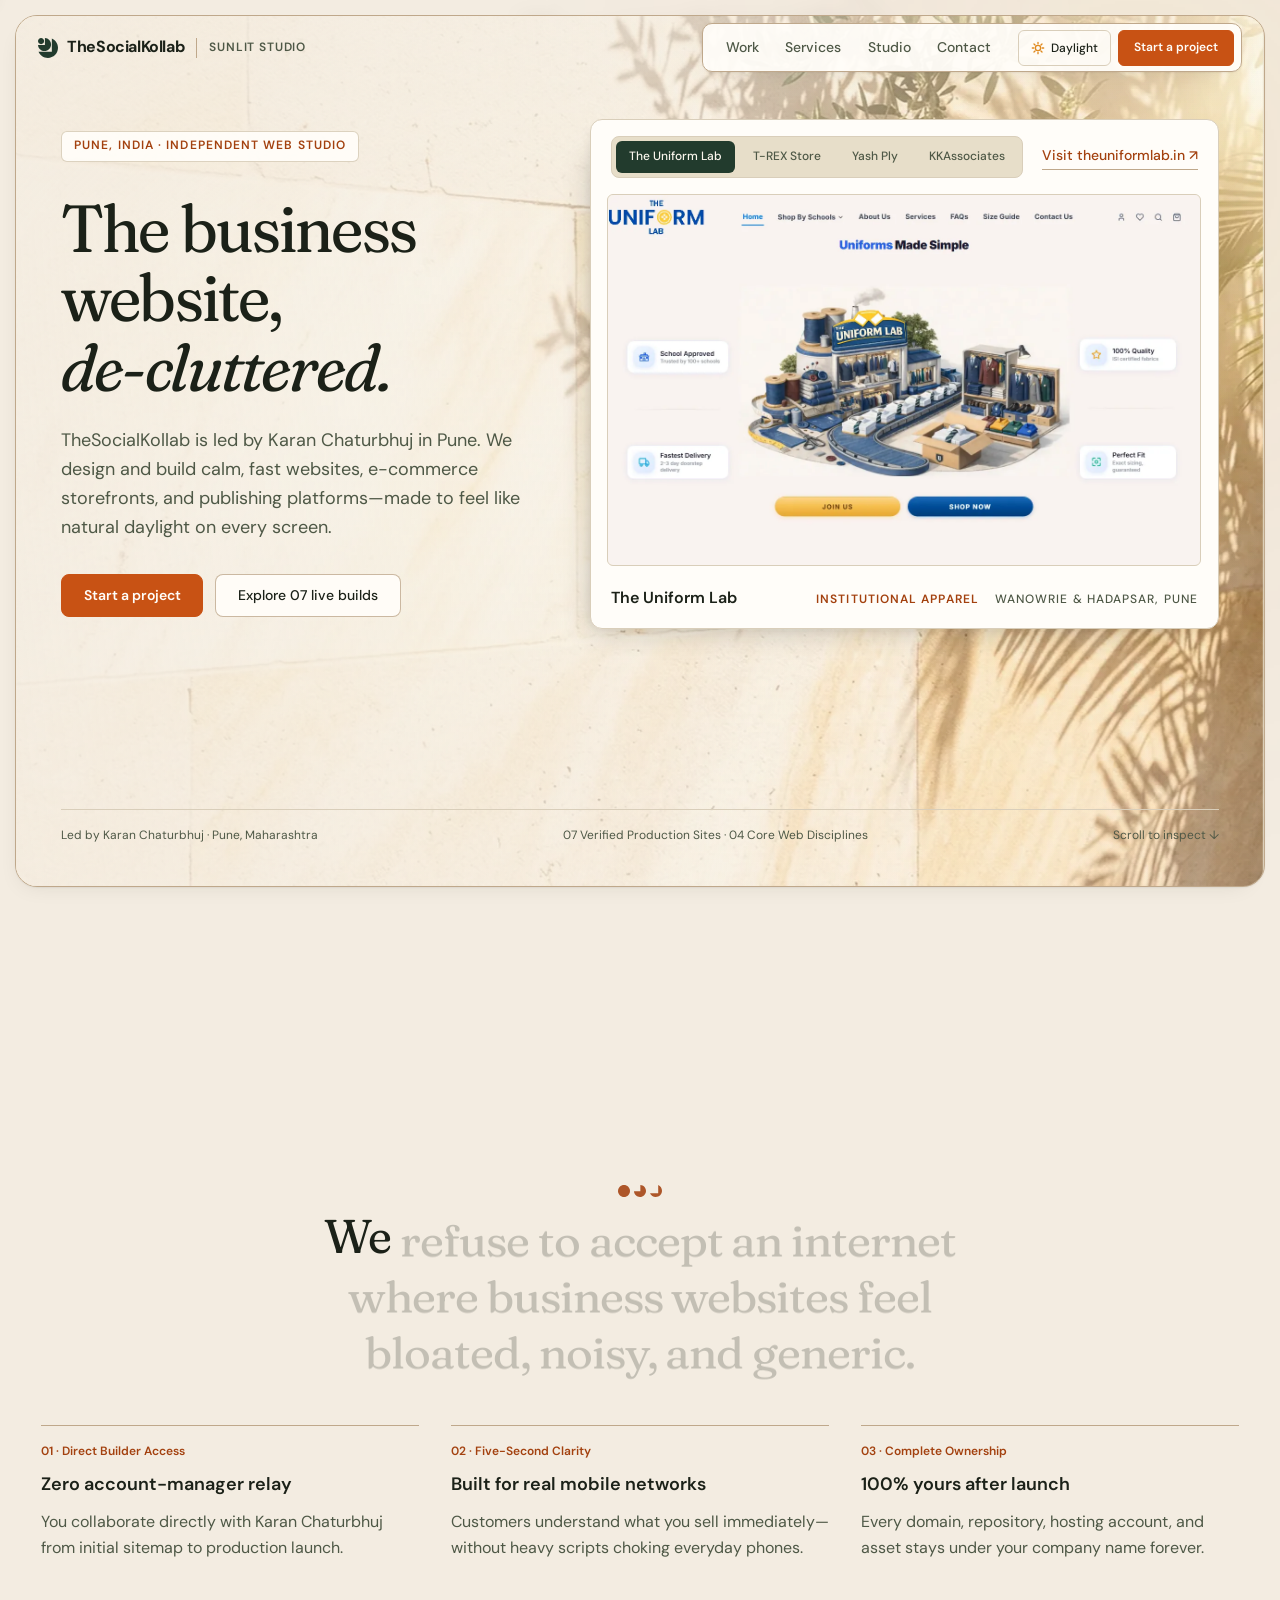
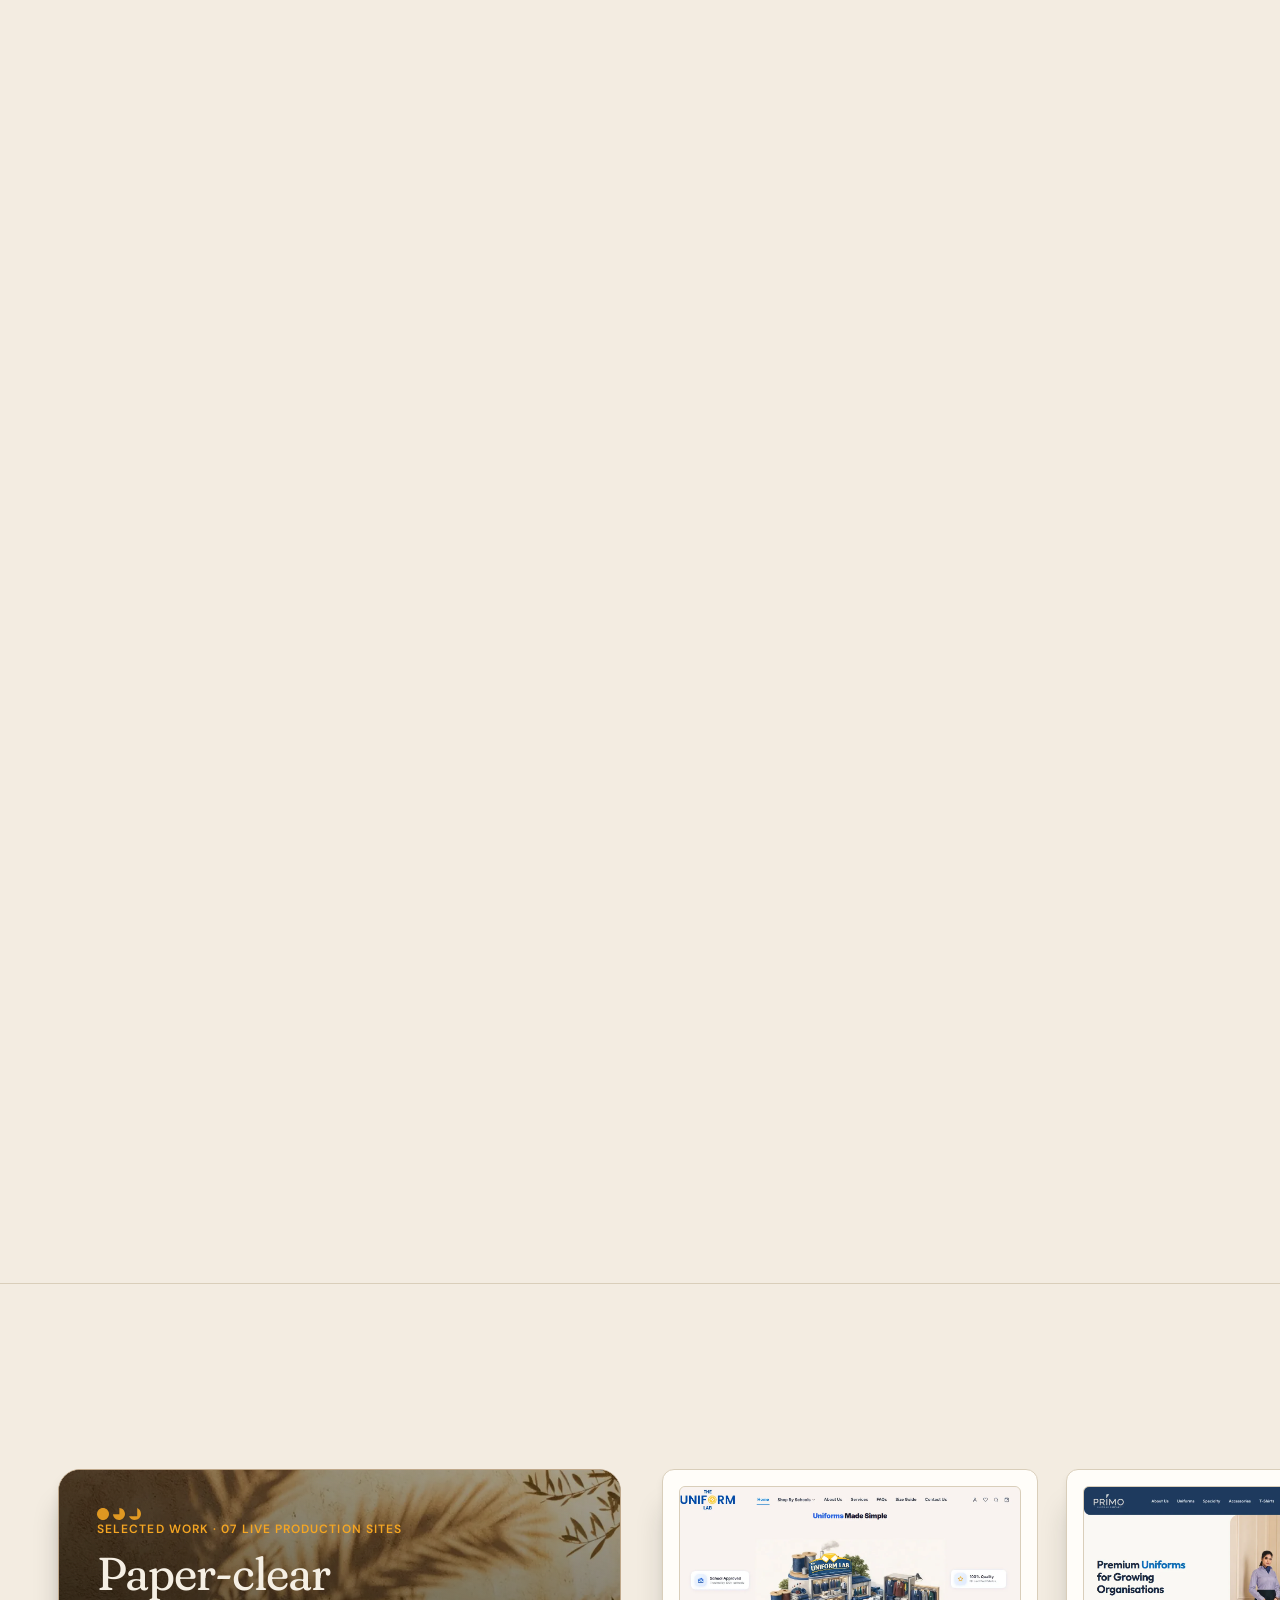
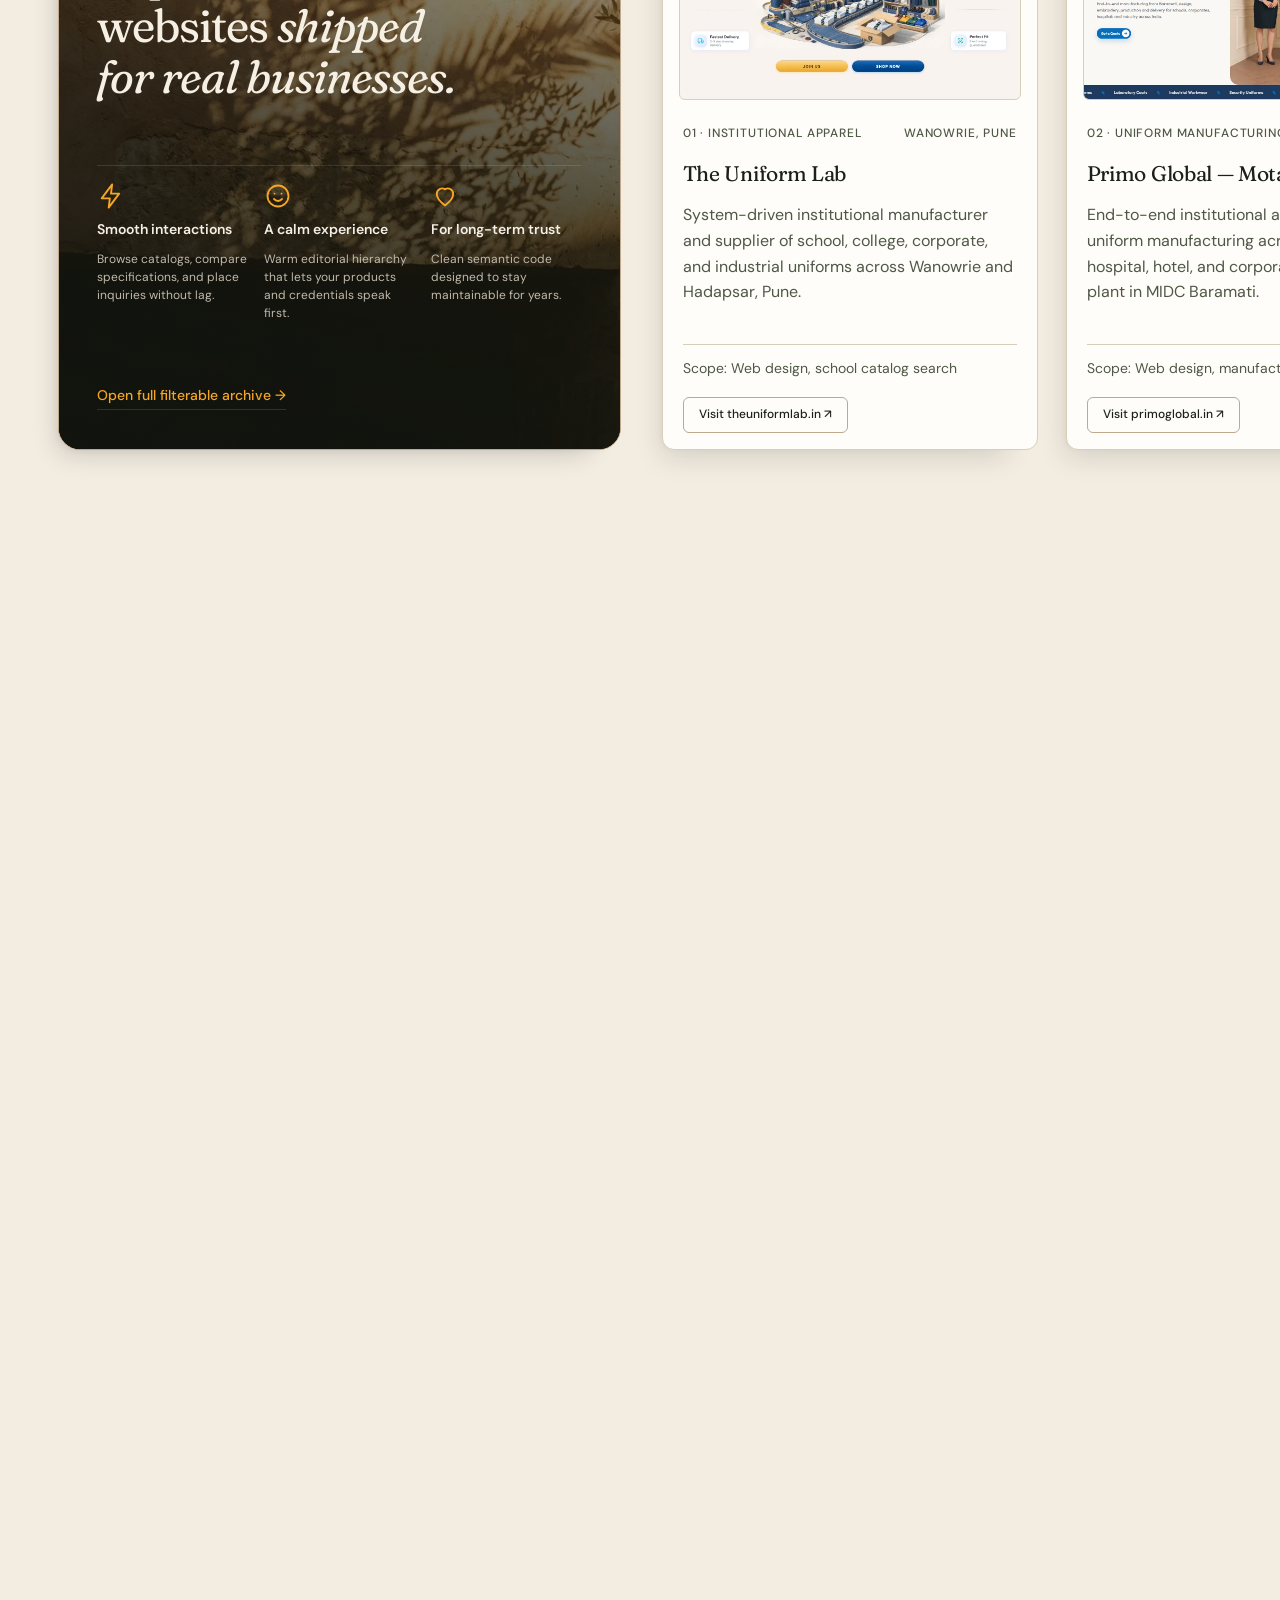
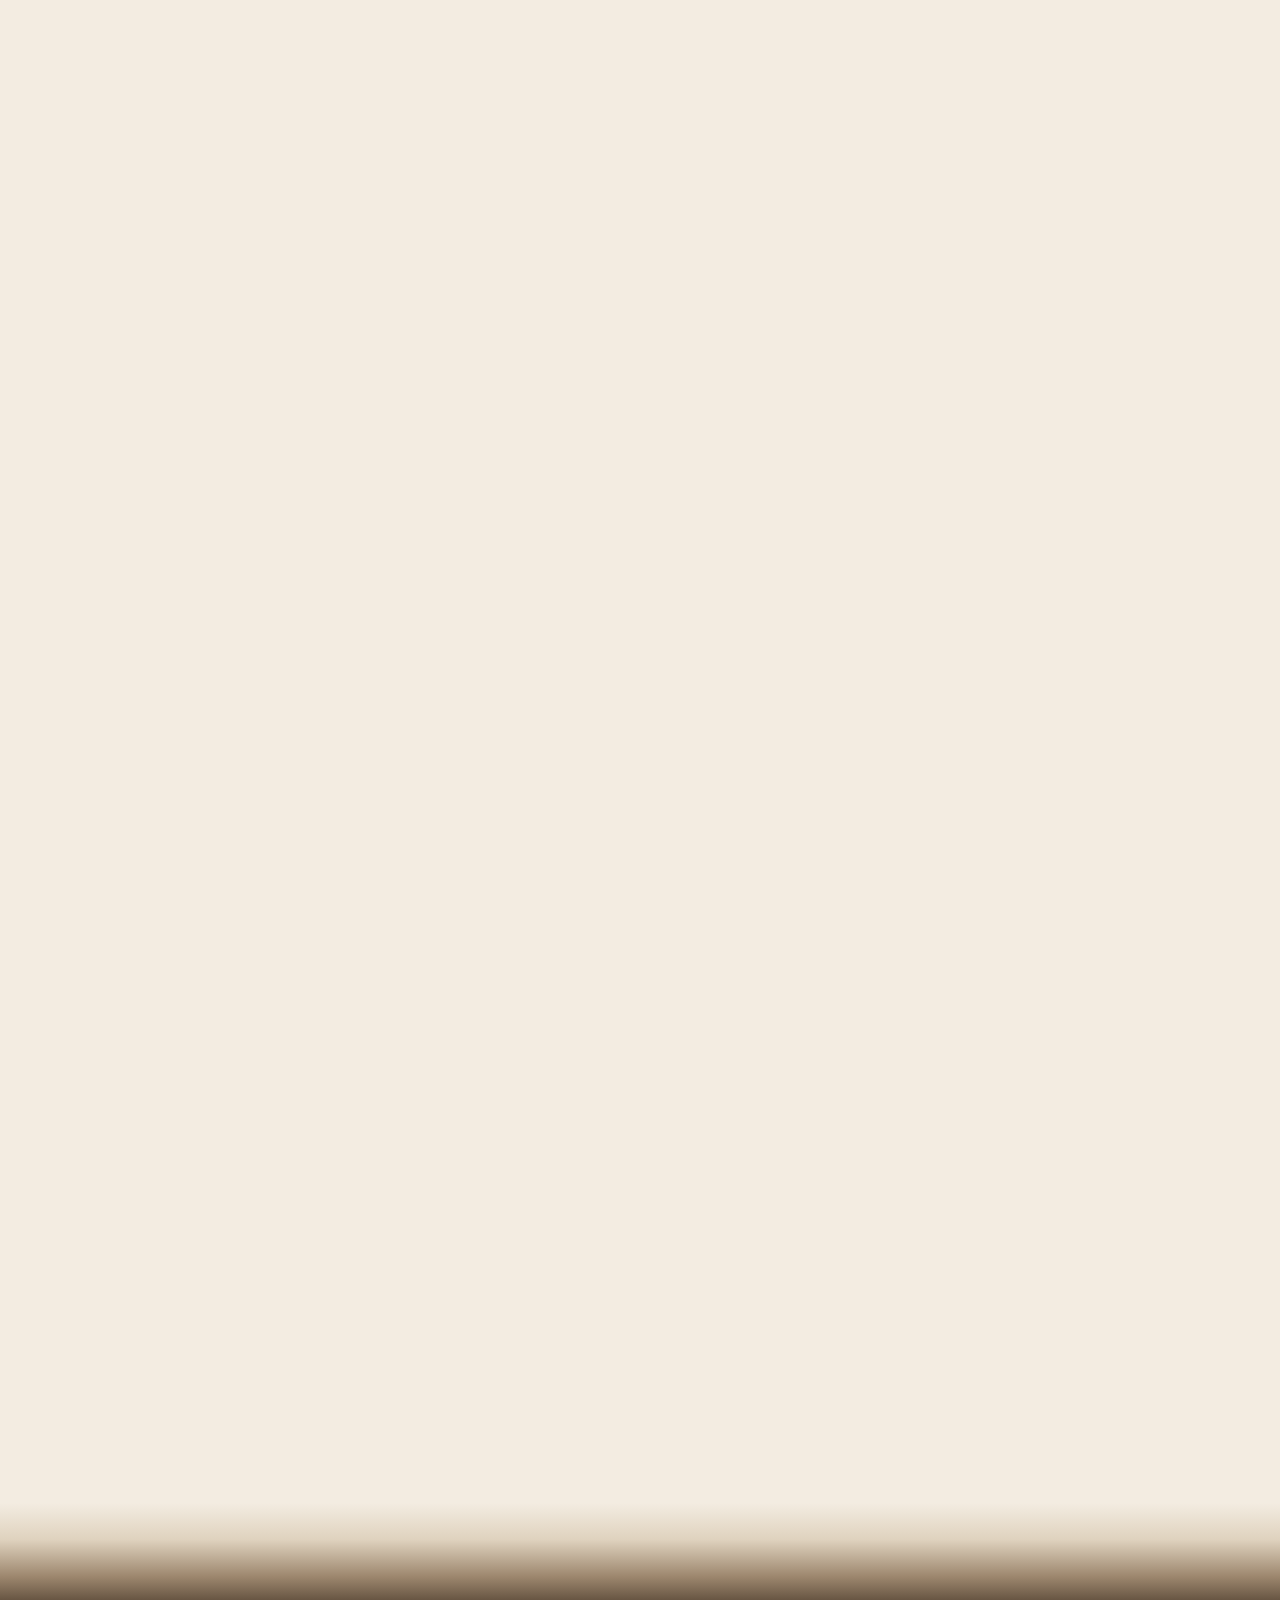
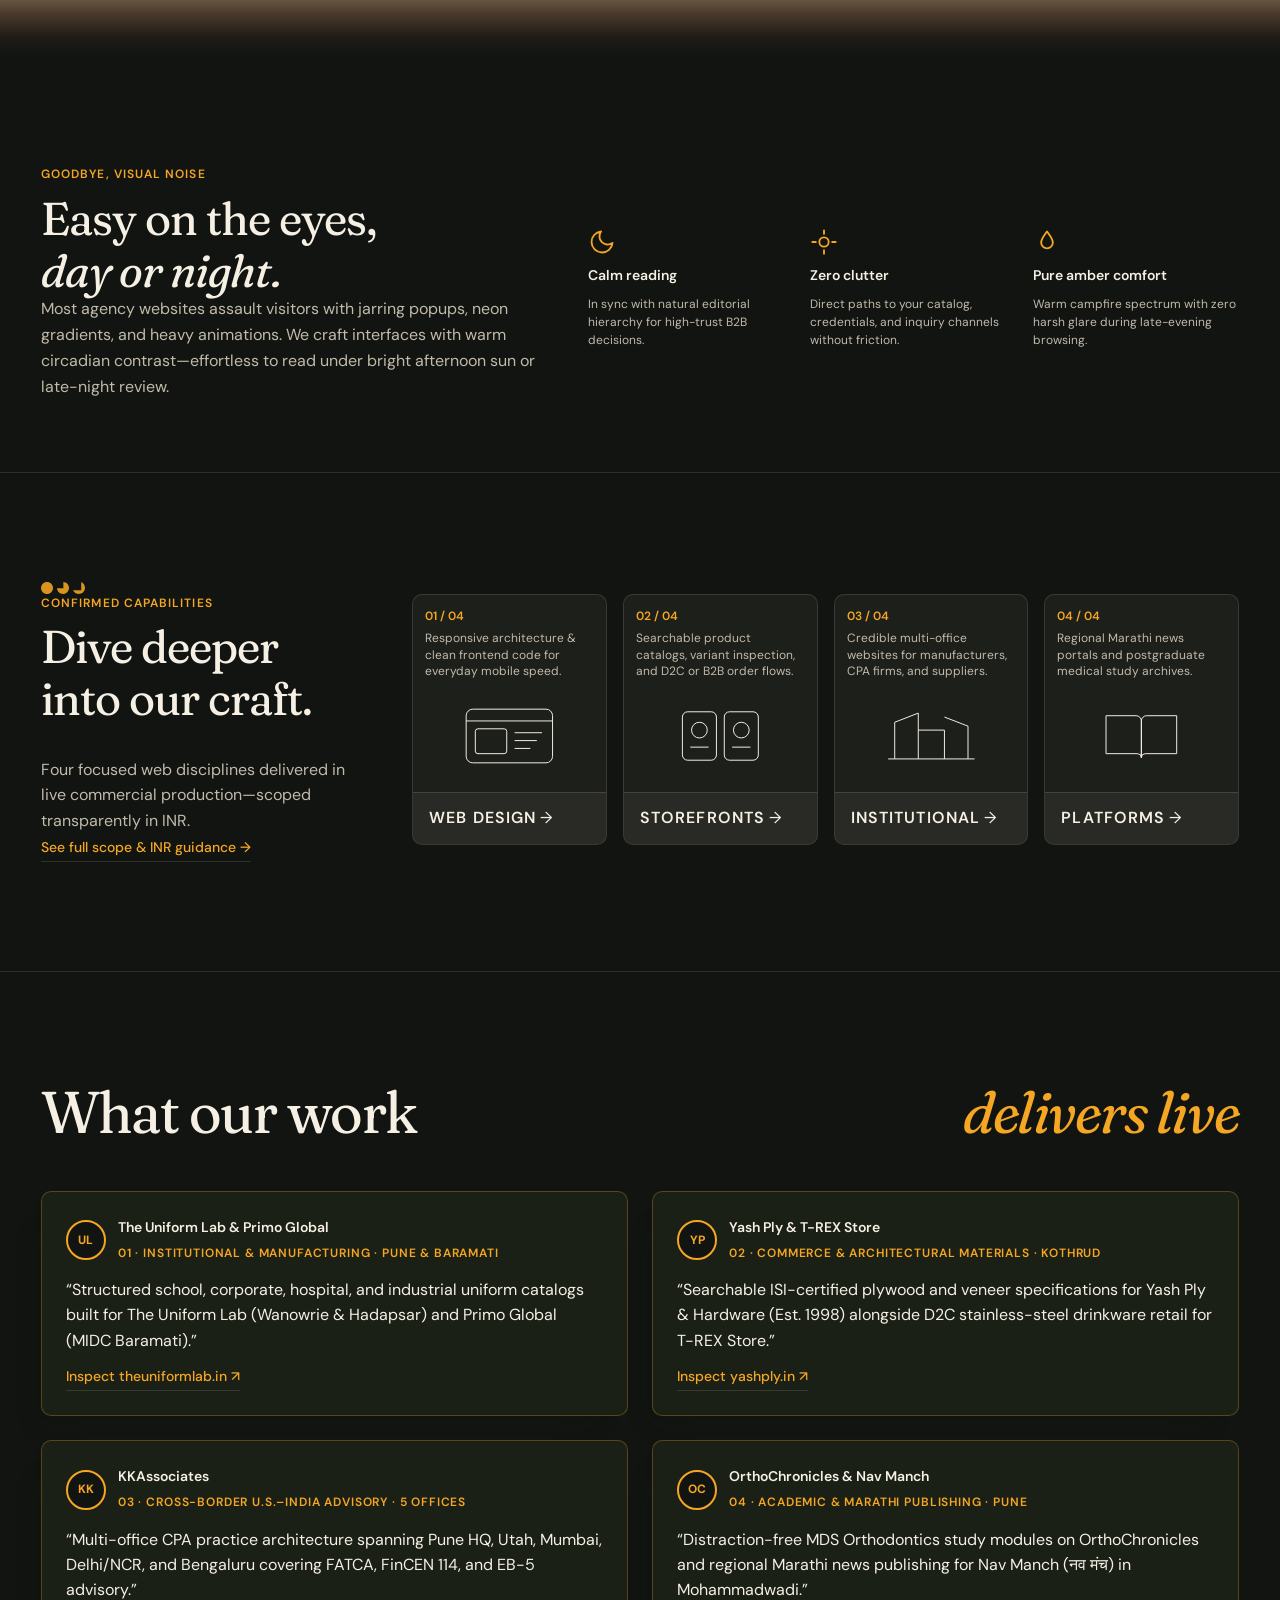
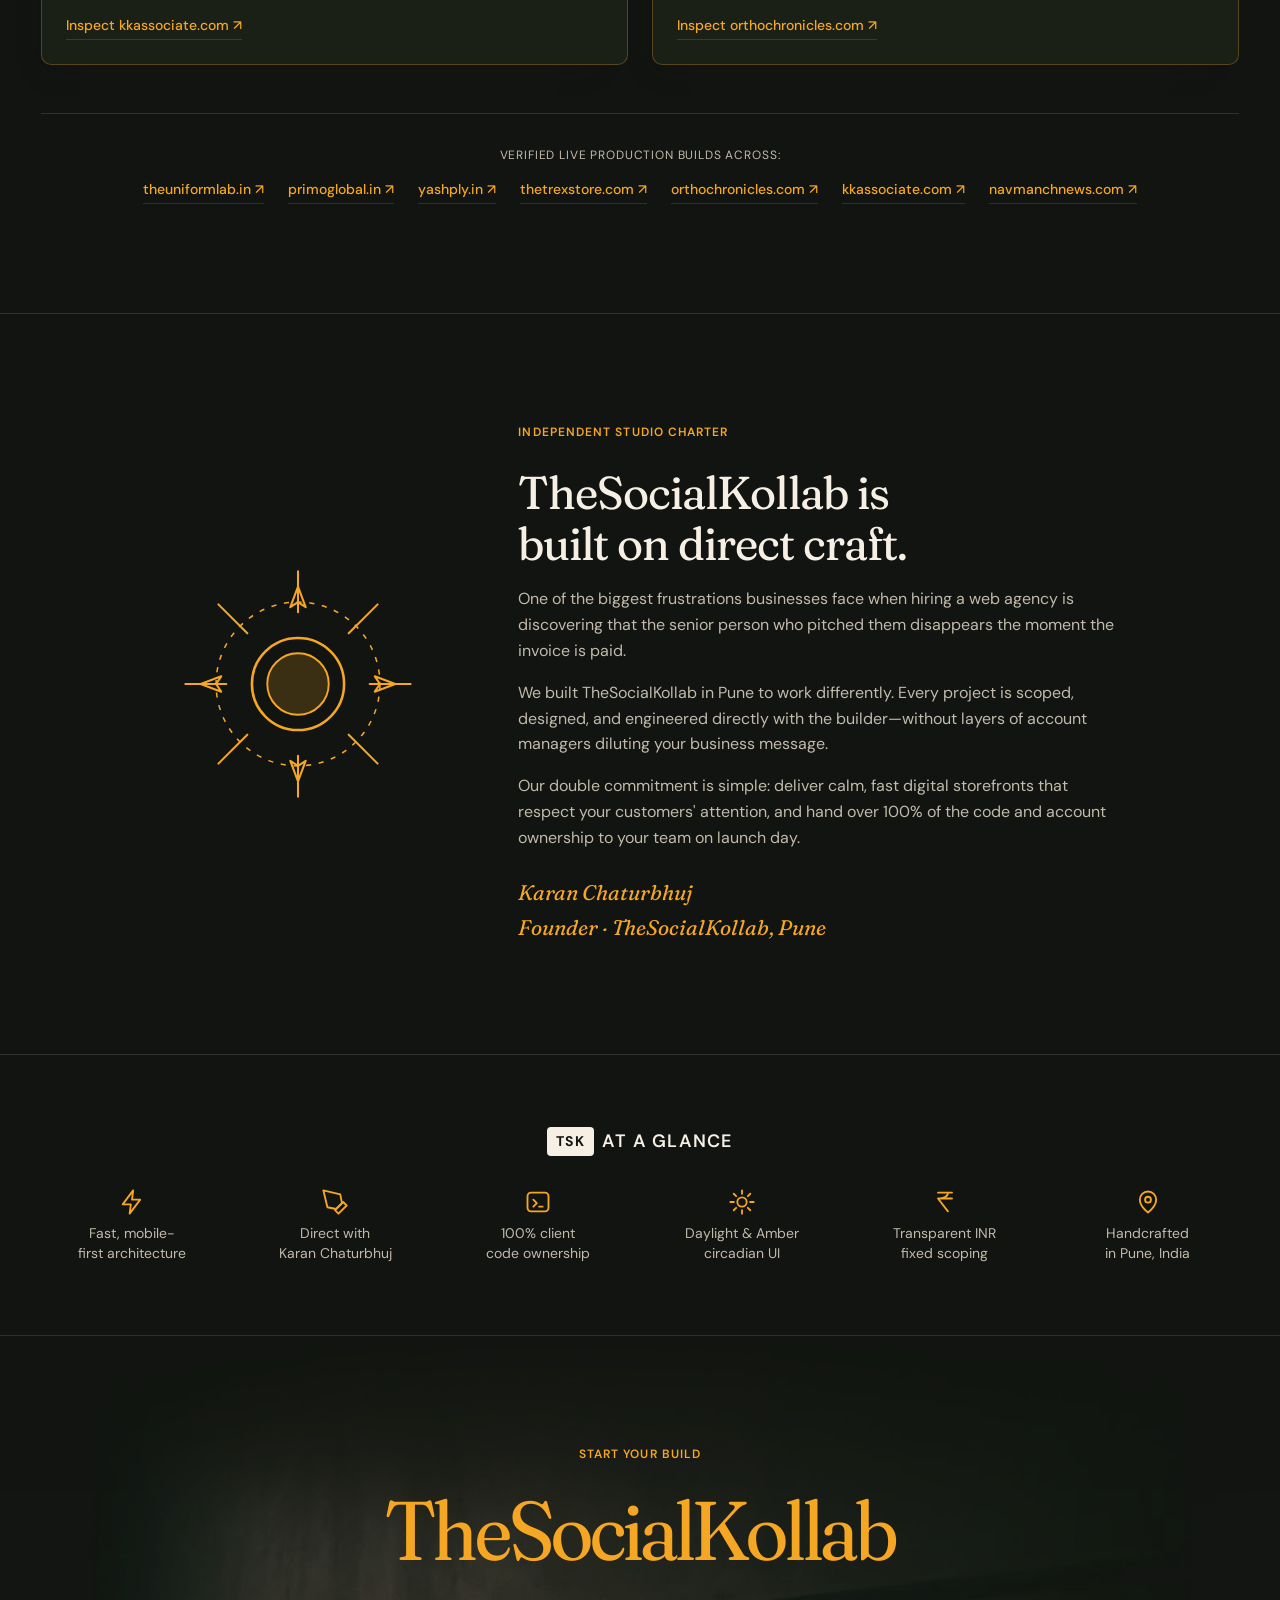
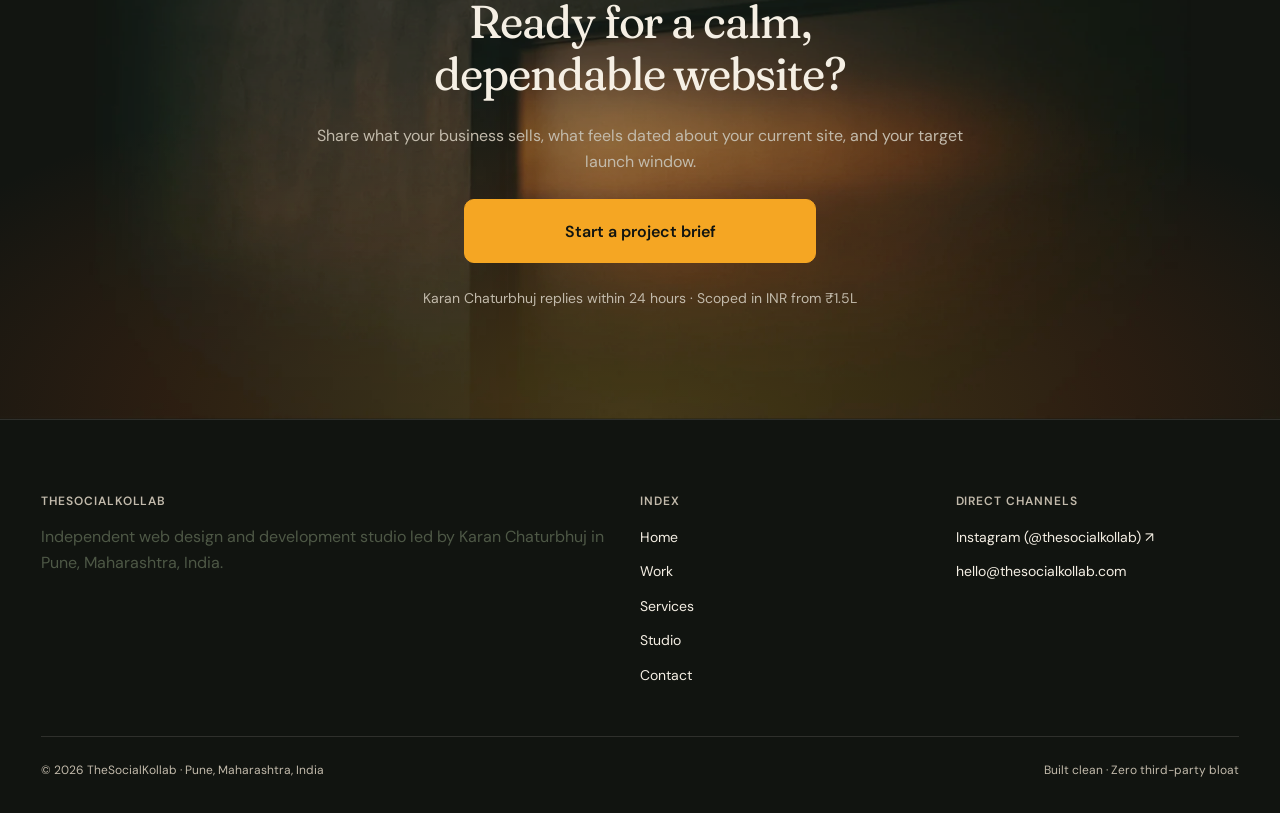
<file: index.html>
<!DOCTYPE html>
<html lang="en">
<head>
  <meta charset="UTF-8">
  <meta name="viewport" content="width=device-width, initial-scale=1.0">
  <link rel="preconnect" href="https://fonts.googleapis.com">
  <link rel="preconnect" href="https://fonts.gstatic.com" crossorigin>
  <title>TheSocialKollab | Web Design &amp; Digital Storefronts — Pune</title>
  <meta name="description" content="TheSocialKollab is an independent web design and development studio led by Karan Chaturbhuj in Pune, India. Building websites, e-commerce storefronts, and platforms for real businesses.">
  <link rel="canonical" href="https://thesocialkollab.com/">
  <meta name="referrer" content="strict-origin-when-cross-origin">
  <meta name="theme-color" content="#F3ECE1">
  <script src="scripts/theme-init.js?v=5"></script>
  <meta property="og:site_name" content="TheSocialKollab">
  <meta property="og:title" content="TheSocialKollab | Web Design &amp; Digital Storefronts — Pune">
  <meta property="og:description" content="Independent web design and development studio led by Karan Chaturbhuj in Pune, India.">
  <meta property="og:type" content="website">
  <meta property="og:url" content="https://thesocialkollab.com/">
  <script type="application/ld+json">
  {
    "@context": "https://schema.org",
    "@type": "ProfessionalService",
    "name": "TheSocialKollab",
    "founder": {
      "@type": "Person",
      "name": "Karan Chaturbhuj"
    },
    "description": "Independent web design and development studio in Pune, India building storefronts, corporate websites, and digital platforms.",
    "url": "https://thesocialkollab.com/",
    "email": "hello@thesocialkollab.com",
    "address": {
      "@type": "PostalAddress",
      "addressLocality": "Pune",
      "addressRegion": "Maharashtra",
      "addressCountry": "IN"
    },
    "sameAs": [
      "https://www.instagram.com/thesocialkollab/"
    ],
    "hasOfferCatalog": {
      "@type": "OfferCatalog",
      "name": "Digital Services",
      "itemListElement": [
        { "@type": "Offer", "itemOffered": { "@type": "Service", "name": "Web Design & Development" } },
        { "@type": "Offer", "itemOffered": { "@type": "Service", "name": "E-Commerce Storefronts" } },
        { "@type": "Offer", "itemOffered": { "@type": "Service", "name": "Corporate & Institutional Websites" } },
        { "@type": "Offer", "itemOffered": { "@type": "Service", "name": "Content & Academic Platforms" } }
      ]
    }
  }
  </script>
  <link href="https://fonts.googleapis.com/css2?family=DM+Sans:ital,opsz,wght@0,9..40,400..700;1,9..40,400..600&family=Fraunces:ital,opsz,wght,SOFT,WONK@0,9..144,300..600,50,0;1,9..144,300..500,50,0&display=swap" rel="stylesheet" referrerpolicy="no-referrer">
  <link rel="icon" type="image/svg+xml" href="assets/brand/favicon.svg">
  <link rel="stylesheet" href="styles/main.css?v=10">
  <script type="module" src="scripts/main.js?v=9"></script>
  <script type="module" src="scripts/work-preview.js?v=5"></script>
</head>
<body>
  <a class="skip-link" href="#main-content">Skip to main content</a>
  <canvas id="solis-shadow-canvas" class="solis-canvas" aria-hidden="true"></canvas>

  <header class="site-header">
    <div class="header-inner">
      <div class="brand-cluster">
        <a href="index.html" class="brand-wordmark" aria-current="page">
          <svg class="brand-mark" viewBox="0 0 22 22" fill="currentColor" aria-hidden="true">
            <path d="M15.23 0.56V15.23H0.56C2.28 19.2 6.23 22 10.84 22C17 22 22 17 22 10.83C22 6.23 19.22 2.27 15.23 0.56Z"></path>
            <path d="M7.61 0.02V7.61H0.02C0.23 11.39 3.36 14.38 7.19 14.38C11.02 14.38 14.38 11.17 14.38 7.19C14.38 3.22 11.39 0.24 7.61 0.02Z"></path>
            <path d="M3.38 6.77C5.25 6.77 6.77 5.25 6.77 3.38C6.77 1.52 5.25 0 3.38 0C1.52 0 0 1.52 0 3.38C0 5.25 1.52 6.77 3.38 6.77Z"></path>
          </svg>
          <span>TheSocialKollab</span>
        </a>
        <span class="chapter-pill" id="chapter-pill" aria-live="polite">Sunlit Studio</span>
      </div>

      <div class="header-island">
        <nav class="header-nav" aria-label="Primary Navigation">
          <ul class="nav-list">
            <li><a href="work.html" class="nav-link">Work</a></li>
            <li><a href="services.html" class="nav-link">Services</a></li>
            <li><a href="collective.html" class="nav-link">Studio</a></li>
            <li><a href="contact.html" class="nav-link">Contact</a></li>
          </ul>
        </nav>
        <div class="header-actions">
          <button type="button" class="theme-toggle" id="theme-toggle" aria-pressed="false" aria-label="Switch to Amber Dusk mode">
            <svg class="theme-icon theme-icon-sun" width="14" height="14" viewBox="0 0 16 16" fill="none" aria-hidden="true">
              <circle cx="8" cy="8" r="3" stroke="currentColor" stroke-width="1.5"></circle>
              <path d="M8 1.5v1.75M8 12.75v1.75M1.5 8h1.75M12.75 8h1.75M3.4 3.4l1.24 1.24M11.36 11.36l1.24 1.24M12.6 3.4l-1.24 1.24M4.64 11.36L3.4 12.6" stroke="currentColor" stroke-width="1.5" stroke-linecap="round"></path>
            </svg>
            <svg class="theme-icon theme-icon-moon" width="14" height="14" viewBox="0 0 16 16" fill="none" aria-hidden="true">
              <path d="M13.5 9.8A5.75 5.75 0 0 1 6.2 2.5a5.75 5.75 0 1 0 7.3 7.3Z" stroke="currentColor" stroke-width="1.5" stroke-linejoin="round"></path>
            </svg>
            <span class="theme-toggle-label" id="theme-toggle-label">Daylight</span>
          </button>
          <a href="contact.html" class="btn btn-primary btn-sm header-desktop-cta">Start a project</a>
          <button type="button" class="menu-toggle" id="menu-toggle" aria-expanded="false" aria-controls="mobile-drawer">Menu</button>
        </div>
      </div>
    </div>
  </header>

  <div class="mobile-drawer" id="mobile-drawer" hidden>
    <nav aria-label="Mobile Navigation">
      <ul class="mobile-nav-list">
        <li><a href="index.html" class="mobile-nav-link" aria-current="page">Home</a></li>
        <li><a href="work.html" class="mobile-nav-link">Work</a></li>
        <li><a href="services.html" class="mobile-nav-link">Services</a></li>
        <li><a href="collective.html" class="mobile-nav-link">Studio</a></li>
        <li><a href="contact.html" class="mobile-nav-link">Contact</a></li>
      </ul>
    </nav>
    <div class="mobile-drawer-footer">
      <a href="contact.html" class="btn btn-primary">Start a project</a>
      <a href="https://www.instagram.com/thesocialkollab/" target="_blank" rel="noopener noreferrer" class="ext-link">@thesocialkollab on Instagram ↗</a>
    </div>
  </div>

  <main id="main-content">
    <section class="section-hero" data-index-title="Sunlit Studio">
      <div class="hero-window hero-window-photo">
        <img class="hero-photo" src="assets/atmosphere/hero-daylight.webp?v=7" alt="" width="1600" height="1000" fetchpriority="high" aria-hidden="true">
        <div class="hero-scrim" aria-hidden="true"></div>
        <div class="container">
          <div class="hero-stage-grid">
            <div class="hero-intro">
              <p class="eyebrow-pill">Pune, India · Independent Web Studio</p>
              <h1 class="display-h1">The business website, <span class="display-italic">de-cluttered.</span></h1>
              <p class="lead">
                TheSocialKollab is led by Karan Chaturbhuj in Pune. We design and build calm, fast websites, e-commerce storefronts, and publishing platforms—made to feel like natural daylight on every screen.
              </p>
              <div class="hero-cta-row">
                <a href="contact.html" class="btn btn-primary">Start a project</a>
                <a href="#selected-work" class="btn btn-secondary">Explore 07 live builds</a>
              </div>
            </div>

            <div class="solis-stage">
              <div class="stage-bar">
                <div class="stage-tabs" role="group" aria-label="Featured studio builds">
                  <button type="button" class="stage-tab" data-stage-btn="the-uniform-lab" aria-pressed="true">The Uniform Lab</button>
                  <button type="button" class="stage-tab" data-stage-btn="trex-store" aria-pressed="false">T-REX Store</button>
                  <button type="button" class="stage-tab" data-stage-btn="yash-ply" aria-pressed="false">Yash Ply</button>
                  <button type="button" class="stage-tab" data-stage-btn="kkassociates" aria-pressed="false">KKAssociates</button>
                </div>
                <a id="stage-live-link" href="https://theuniformlab.in" target="_blank" rel="noopener noreferrer" class="ext-link">Visit theuniformlab.in ↗</a>
              </div>

              <div class="specimen-frame is-depth-target" id="stage-media">
                <img id="stage-img-prev" class="stage-img-prev" src="assets/specimens/uniform-lab.webp" alt="" width="1280" height="800" aria-hidden="true">
                <img id="stage-img" class="stage-img-current" src="assets/specimens/uniform-lab.webp" alt="The Uniform Lab live website screenshot" width="1280" height="800">
              </div>

              <div class="stage-meta" aria-live="polite">
                <span class="stage-title" id="stage-title">The Uniform Lab</span>
                <span class="eyebrow" id="stage-sector">Institutional Apparel</span>
                <span class="eyebrow" id="stage-location">Wanowrie &amp; Hadapsar, Pune</span>
              </div>
            </div>
          </div>
        </div>

        <div class="container hero-perimeter-bar">
          <span>Led by Karan Chaturbhuj · Pune, Maharashtra</span>
          <span class="tabular">07 Verified Production Sites · 04 Core Web Disciplines</span>
          <span>Scroll to inspect ↓</span>
        </div>
      </div>
    </section>

    <section class="section-manifesto" id="introduction-section" data-index-title="Why?">
      <div class="manifesto-sticky">
        <div class="container manifesto-stage">
          <div class="manifesto-center">
            <svg class="sun-phase-motif" viewBox="0 0 44 12" fill="currentColor" aria-hidden="true">
              <path d="M6 12C9.31 12 12 9.31 12 6C12 2.69 9.31 0 6 0C2.69 0 0 2.69 0 6C0 9.31 2.69 12 6 12Z"></path>
              <path d="M22.35 0V6.35H16C16.18 9.5 18.79 12 21.99 12C25.19 12 28 9.31 28 5.99C28 2.67 25.5 0.18 22.35 0Z"></path>
              <path d="M40.21 0V8.21H32C32.96 10.44 35.17 12 37.75 12C41.2 12 44 9.2 44 5.75C44 3.17 42.44 0.96 40.21 0Z"></path>
            </svg>
            <div class="manifesto-beats">
              <h2 class="manifesto-statement manifesto-beat-1 is-active">
                <span class="scrub-word is-lit">We</span>
                <span class="scrub-word is-lit">refuse</span>
                <span class="scrub-word is-lit">to</span>
                <span class="scrub-word">accept</span>
                <span class="scrub-word">an</span>
                <span class="scrub-word">internet</span>
                <span class="scrub-word">where</span>
                <span class="scrub-word">business</span>
                <span class="scrub-word">websites</span>
                <span class="scrub-word">feel</span>
                <span class="scrub-word is-accent">bloated,</span>
                <span class="scrub-word is-accent">noisy,</span>
                <span class="scrub-word is-accent">and</span>
                <span class="scrub-word is-accent">generic.</span>
              </h2>
              <p class="manifesto-statement manifesto-beat-2">
                <span class="scrub-word is-accent">Introducing</span>
                <span class="scrub-word is-accent">TheSocialKollab—</span>
                <span class="scrub-word">calm,</span>
                <span class="scrub-word">dependable</span>
                <span class="scrub-word">digital</span>
                <span class="scrub-word">storefronts</span>
                <span class="scrub-word">crafted</span>
                <span class="scrub-word">directly</span>
                <span class="scrub-word">in</span>
                <span class="scrub-word">Pune.</span>
              </p>
            </div>
          </div>

          <div class="peripheral-constellation">
            <article class="peripheral-note peripheral-note-1" data-reveal>
              <span class="cap-num tabular">01 · Direct Builder Access</span>
              <h3 class="cap-title">Zero account-manager relay</h3>
              <p class="prose">You collaborate directly with Karan Chaturbhuj from initial sitemap to production launch.</p>
            </article>
            <article class="peripheral-note peripheral-note-2" data-reveal>
              <span class="cap-num tabular">02 · Five-Second Clarity</span>
              <h3 class="cap-title">Built for real mobile networks</h3>
              <p class="prose">Customers understand what you sell immediately—without heavy scripts choking everyday phones.</p>
            </article>
            <article class="peripheral-note peripheral-note-3" data-reveal>
              <span class="cap-num tabular">03 · Complete Ownership</span>
              <h3 class="cap-title">100% yours after launch</h3>
              <p class="prose">Every domain, repository, hosting account, and asset stays under your company name forever.</p>
            </article>
          </div>
        </div>
      </div>
    </section>

    <section class="hscroll-section" id="selected-work" data-index-title="Live Work">
      <div class="hscroll-sticky">
        <div class="hscroll-track">
          <div class="hscroll-intro wakeup-panel">
            <img class="wakeup-photo" src="assets/atmosphere/wakeup-sunlight.webp" alt="" width="1600" height="1000" loading="lazy" aria-hidden="true">
            <div class="wakeup-scrim" aria-hidden="true"></div>
            <div>
              <svg class="sun-phase-motif" viewBox="0 0 44 12" fill="currentColor" aria-hidden="true">
                <path d="M6 12C9.31 12 12 9.31 12 6C12 2.69 9.31 0 6 0C2.69 0 0 2.69 0 6C0 9.31 2.69 12 6 12Z"></path>
                <path d="M22.35 0V6.35H16C16.18 9.5 18.79 12 21.99 12C25.19 12 28 9.31 28 5.99C28 2.67 25.5 0.18 22.35 0Z"></path>
                <path d="M40.21 0V8.21H32C32.96 10.44 35.17 12 37.75 12C41.2 12 44 9.2 44 5.75C44 3.17 42.44 0.96 40.21 0Z"></path>
              </svg>
              <p class="eyebrow">Selected Work · <span class="tabular">07</span> Live Production Sites</p>
              <h2 class="display-h2">Paper-clear websites <span class="display-italic">shipped for real businesses.</span></h2>
            </div>

            <div class="pillar-strip">
              <div class="pillar-item">
                <svg class="pillar-icon" viewBox="0 0 24 24" fill="none" aria-hidden="true">
                  <path d="M13 2L4 14h7l-1 8 9-12h-7l1-8Z" stroke="currentColor" stroke-width="1.6" stroke-linejoin="round"></path>
                </svg>
                <h3 class="pillar-title">Smooth interactions</h3>
                <p class="pillar-text">Browse catalogs, compare specifications, and place inquiries without lag.</p>
              </div>
              <div class="pillar-item">
                <svg class="pillar-icon" viewBox="0 0 24 24" fill="none" aria-hidden="true">
                  <circle cx="12" cy="12" r="9" stroke="currentColor" stroke-width="1.6"></circle>
                  <path d="M8.5 14.5c1 1.2 2.2 1.8 3.5 1.8s2.5-.6 3.5-1.8M9 10h.01M15 10h.01" stroke="currentColor" stroke-width="1.6" stroke-linecap="round"></path>
                </svg>
                <h3 class="pillar-title">A calm experience</h3>
                <p class="pillar-text">Warm editorial hierarchy that lets your products and credentials speak first.</p>
              </div>
              <div class="pillar-item">
                <svg class="pillar-icon" viewBox="0 0 24 24" fill="none" aria-hidden="true">
                  <path d="M12 20s-7-4.35-7-10a4.5 4.5 0 0 1 7-3.7A4.5 4.5 0 0 1 19 10c0 5.65-7 10-7 10Z" stroke="currentColor" stroke-width="1.6" stroke-linejoin="round"></path>
                </svg>
                <h3 class="pillar-title">For long-term trust</h3>
                <p class="pillar-text">Clean semantic code designed to stay maintainable for years.</p>
              </div>
            </div>

            <a href="work.html" class="inline-link">Open full filterable archive →</a>
          </div>

          <div class="folio-stack">
            <article class="folio-card">
              <figure class="specimen-frame is-depth-target">
                <img src="assets/specimens/uniform-lab.webp" alt="The Uniform Lab live website screenshot" width="1280" height="800" loading="lazy">
              </figure>
              <div class="folio-grid">
                <div class="folio-info">
                  <div class="folio-meta">
                    <span class="tabular">01 · Institutional Apparel</span>
                    <span>Wanowrie, Pune</span>
                  </div>
                  <h3 class="folio-title">The Uniform Lab</h3>
                  <p class="prose">System-driven institutional manufacturer and supplier of school, college, corporate, and industrial uniforms across Wanowrie and Hadapsar, Pune.</p>
                  <p class="folio-scope">Scope: Web design, school catalog search</p>
                  <a href="https://theuniformlab.in" target="_blank" rel="noopener noreferrer" class="btn btn-secondary btn-sm">Visit theuniformlab.in ↗</a>
                </div>
              </div>
            </article>

            <article class="folio-card">
              <figure class="specimen-frame is-depth-target">
                <img src="assets/specimens/primo-global.webp" alt="Primo Global House of Mota Uniforms live website screenshot" width="1280" height="800" loading="lazy">
              </figure>
              <div class="folio-grid">
                <div class="folio-info">
                  <div class="folio-meta">
                    <span class="tabular">02 · Uniform Manufacturing</span>
                    <span>Pune · Baramati</span>
                  </div>
                  <h3 class="folio-title">Primo Global — Mota Uniforms</h3>
                  <p class="prose">End-to-end institutional and industrial uniform manufacturing across school, hospital, hotel, and corporate sectors with a plant in MIDC Baramati.</p>
                  <p class="folio-scope">Scope: Web design, manufacturing showcase</p>
                  <a href="https://primoglobal.in" target="_blank" rel="noopener noreferrer" class="btn btn-secondary btn-sm">Visit primoglobal.in ↗</a>
                </div>
              </div>
            </article>

            <article class="folio-card">
              <figure class="specimen-frame is-depth-target">
                <img src="assets/specimens/yash-ply.webp" alt="Yash Ply and Hardware live website screenshot" width="1280" height="800" loading="lazy">
              </figure>
              <div class="folio-grid">
                <div class="folio-info">
                  <div class="folio-meta">
                    <span class="tabular">03 · Building Materials</span>
                    <span>Kothrud, Pune · 1998</span>
                  </div>
                  <h3 class="folio-title">Yash Ply &amp; Hardware</h3>
                  <p class="prose">Established in 1998 in Kothrud, Pune, supplying ISI-certified plywood, blockboards, laminates, veneers, and architectural hardware.</p>
                  <p class="folio-scope">Scope: Web design, material catalog</p>
                  <a href="https://yashply.in" target="_blank" rel="noopener noreferrer" class="btn btn-secondary btn-sm">Visit yashply.in ↗</a>
                </div>
              </div>
            </article>

            <article class="folio-card">
              <figure class="specimen-frame is-depth-target">
                <img src="assets/specimens/trex-store.webp" alt="T-REX Store D2C drinkware storefront live website screenshot" width="1280" height="800" loading="lazy">
              </figure>
              <div class="folio-grid">
                <div class="folio-info">
                  <div class="folio-meta">
                    <span class="tabular">04 · D2C Retail</span>
                    <span>Kothrud, Pune</span>
                  </div>
                  <h3 class="folio-title">T-REX Store</h3>
                  <p class="prose">Direct-to-consumer retail brand in Kothrud, Pune offering insulated stainless-steel drinkware, tumblers, and everyday-carry essentials.</p>
                  <p class="folio-scope">Scope: E-commerce storefront, product pages</p>
                  <a href="https://thetrexstore.com" target="_blank" rel="noopener noreferrer" class="btn btn-secondary btn-sm">Visit thetrexstore.com ↗</a>
                </div>
              </div>
            </article>

            <article class="folio-card">
              <figure class="specimen-frame is-depth-target">
                <img src="assets/specimens/orthochronicles.webp" alt="OrthoChronicles academic study portal live website screenshot" width="1280" height="800" loading="lazy">
              </figure>
              <div class="folio-grid">
                <div class="folio-info">
                  <div class="folio-meta">
                    <span class="tabular">05 · Medical Education</span>
                    <span>Pune · Global</span>
                  </div>
                  <h3 class="folio-title">OrthoChronicles</h3>
                  <p class="prose">Online academic and exam-preparation platform supporting orthodontists and MDS postgraduates with modules, question banks, and mind maps.</p>
                  <p class="folio-scope">Scope: Platform design, study archive</p>
                  <a href="https://orthochronicles.com" target="_blank" rel="noopener noreferrer" class="btn btn-secondary btn-sm">Visit orthochronicles.com ↗</a>
                </div>
              </div>
            </article>

            <article class="folio-card">
              <figure class="specimen-frame is-depth-target">
                <img src="assets/specimens/kkassociates.webp" alt="KKAssociates cross-border CPA live website screenshot" width="1280" height="800" loading="lazy">
              </figure>
              <div class="folio-grid">
                <div class="folio-info">
                  <div class="folio-meta">
                    <span class="tabular">06 · Tax &amp; CPA Advisory</span>
                    <span>Pune HQ · Utah, USA</span>
                  </div>
                  <h3 class="folio-title">KKAssociates</h3>
                  <p class="prose">Cross-border U.S.-India tax and financial advisory CPA firm covering corporate and personal filings, FATCA, FinCEN 114, and EB-5 across five offices.</p>
                  <p class="folio-scope">Scope: Corporate web architecture, 5-office structure</p>
                  <a href="https://kkassociate.com" target="_blank" rel="noopener noreferrer" class="btn btn-secondary btn-sm">Visit kkassociate.com ↗</a>
                </div>
              </div>
            </article>

            <article class="folio-card">
              <figure class="specimen-frame is-depth-target">
                <img src="assets/specimens/nav-manch.webp" alt="Nav Manch Marathi news portal live website screenshot" width="1280" height="800" loading="lazy">
              </figure>
              <div class="folio-grid">
                <div class="folio-info">
                  <div class="folio-meta">
                    <span class="tabular">07 · Digital News Media</span>
                    <span>Mohammadwadi, Pune</span>
                  </div>
                  <h3 class="folio-title">Nav Manch · नव मंच</h3>
                  <p class="prose">Regional Marathi digital news publication and newspaper portal headquartered in Mohammadwadi, Pune.</p>
                  <p class="folio-scope">Scope: Publication design, news portal structure</p>
                  <a href="https://navmanchnews.com" target="_blank" rel="noopener noreferrer" class="btn btn-secondary btn-sm">Visit navmanchnews.com ↗</a>
                </div>
              </div>
            </article>
          </div>
        </div>
      </div>
    </section>

    <div class="dusk-bridge" aria-hidden="true"></div>
    <div class="night-realm">
      <section class="night-awaken-band" id="night-transition" data-index-title="Amber Dusk">
        <div class="container night-awaken-grid">
          <div data-reveal>
            <p class="eyebrow">Goodbye, Visual Noise</p>
            <h2 class="display-h2">Easy on the eyes, <span class="display-italic">day or night.</span></h2>
            <p class="prose">
              Most agency websites assault visitors with jarring popups, neon gradients, and heavy animations. We craft interfaces with warm circadian contrast—effortless to read under bright afternoon sun or late-night review.
            </p>
          </div>
          <div class="pillar-strip" data-reveal>
            <div class="pillar-item">
              <svg class="pillar-icon" viewBox="0 0 24 24" fill="none" aria-hidden="true">
                <path d="M21 12.8A9 9 0 1 1 11.2 3a7 7 0 0 0 9.8 9.8Z" stroke="currentColor" stroke-width="1.6" stroke-linejoin="round"></path>
              </svg>
              <h3 class="pillar-title">Calm reading</h3>
              <p class="pillar-text">In sync with natural editorial hierarchy for high-trust B2B decisions.</p>
            </div>
            <div class="pillar-item">
              <svg class="pillar-icon" viewBox="0 0 24 24" fill="none" aria-hidden="true">
                <circle cx="12" cy="12" r="4" stroke="currentColor" stroke-width="1.6"></circle>
                <path d="M12 2v3M12 19v3M2 12h3M19 12h3" stroke="currentColor" stroke-width="1.6" stroke-linecap="round"></path>
              </svg>
              <h3 class="pillar-title">Zero clutter</h3>
              <p class="pillar-text">Direct paths to your catalog, credentials, and inquiry channels without friction.</p>
            </div>
            <div class="pillar-item">
              <svg class="pillar-icon" viewBox="0 0 24 24" fill="none" aria-hidden="true">
                <path d="M12 3c2.5 3.5 5 6.2 5 9.5a5 5 0 1 1-10 0C7 9.2 9.5 6.5 12 3Z" stroke="currentColor" stroke-width="1.6" stroke-linejoin="round"></path>
              </svg>
              <h3 class="pillar-title">Pure amber comfort</h3>
              <p class="pillar-text">Warm campfire spectrum with zero harsh glare during late-evening browsing.</p>
            </div>
          </div>
        </div>
      </section>

      <section class="dive-section" id="capabilities">
        <div class="container">
          <svg class="sun-phase-motif" viewBox="0 0 44 12" fill="currentColor" aria-hidden="true">
            <path d="M6 12C9.31 12 12 9.31 12 6C12 2.69 9.31 0 6 0C2.69 0 0 2.69 0 6C0 9.31 2.69 12 6 12Z"></path>
            <path d="M22.35 0V6.35H16C16.18 9.5 18.79 12 21.99 12C25.19 12 28 9.31 28 5.99C28 2.67 25.5 0.18 22.35 0Z"></path>
            <path d="M40.21 0V8.21H32C32.96 10.44 35.17 12 37.75 12C41.2 12 44 9.2 44 5.75C44 3.17 42.44 0.96 40.21 0Z"></path>
          </svg>
          <div class="dive-layout">
            <div class="dive-spine" data-reveal>
              <div>
                <p class="eyebrow">Confirmed Capabilities</p>
                <h2 class="display-h2">Dive deeper<br>into our craft.</h2>
              </div>
              <div>
                <p class="prose">Four focused web disciplines delivered in live commercial production—scoped transparently in INR.</p>
                <a href="services.html" class="inline-link">See full scope &amp; INR guidance →</a>
              </div>
            </div>

            <div class="dive-cards">
              <a href="services.html" class="dive-card" data-reveal>
                <div class="dive-card-top">
                  <span class="dive-num tabular">01 / 04</span>
                  <p class="dive-card-desc">Responsive architecture &amp; clean frontend code for everyday mobile speed.</p>
                </div>
                <div class="dive-illustration" aria-hidden="true">
                  <svg viewBox="0 0 160 110" fill="none">
                    <rect x="14" y="14" width="132" height="82" rx="10" stroke="currentColor" stroke-width="1.5"></rect>
                    <line x1="14" y1="32" x2="146" y2="32" stroke="currentColor" stroke-width="1.5"></line>
                    <rect x="28" y="44" width="48" height="38" rx="4" stroke="currentColor" stroke-width="1.5"></rect>
                    <line x1="88" y1="50" x2="130" y2="50" stroke="currentColor" stroke-width="1.5"></line>
                    <line x1="88" y1="62" x2="122" y2="62" stroke="currentColor" stroke-width="1.5"></line>
                    <line x1="88" y1="74" x2="112" y2="74" stroke="currentColor" stroke-width="1.5"></line>
                  </svg>
                </div>
                <div class="dive-footer">
                  <span class="dive-label">Web Design</span>
                  <span aria-hidden="true">→</span>
                </div>
              </a>

              <a href="services.html" class="dive-card" data-reveal>
                <div class="dive-card-top">
                  <span class="dive-num tabular">02 / 04</span>
                  <p class="dive-card-desc">Searchable product catalogs, variant inspection, and D2C or B2B order flows.</p>
                </div>
                <div class="dive-illustration" aria-hidden="true">
                  <svg viewBox="0 0 160 110" fill="none">
                    <rect x="22" y="18" width="52" height="74" rx="8" stroke="currentColor" stroke-width="1.5"></rect>
                    <rect x="86" y="18" width="52" height="74" rx="8" stroke="currentColor" stroke-width="1.5"></rect>
                    <circle cx="48" cy="46" r="12" stroke="currentColor" stroke-width="1.5"></circle>
                    <circle cx="112" cy="46" r="12" stroke="currentColor" stroke-width="1.5"></circle>
                    <line x1="34" y1="72" x2="62" y2="72" stroke="currentColor" stroke-width="1.5"></line>
                    <line x1="98" y1="72" x2="126" y2="72" stroke="currentColor" stroke-width="1.5"></line>
                  </svg>
                </div>
                <div class="dive-footer">
                  <span class="dive-label">Storefronts</span>
                  <span aria-hidden="true">→</span>
                </div>
              </a>

              <a href="services.html" class="dive-card" data-reveal>
                <div class="dive-card-top">
                  <span class="dive-num tabular">03 / 04</span>
                  <p class="dive-card-desc">Credible multi-office websites for manufacturers, CPA firms, and suppliers.</p>
                </div>
                <div class="dive-illustration" aria-hidden="true">
                  <svg viewBox="0 0 160 110" fill="none">
                    <path d="M24 90V34l36-14v70M60 46h40v44M100 26l36 14v50" stroke="currentColor" stroke-width="1.5" stroke-linejoin="round"></path>
                    <line x1="14" y1="90" x2="146" y2="90" stroke="currentColor" stroke-width="1.5"></line>
                  </svg>
                </div>
                <div class="dive-footer">
                  <span class="dive-label">Institutional</span>
                  <span aria-hidden="true">→</span>
                </div>
              </a>

              <a href="services.html" class="dive-card" data-reveal>
                <div class="dive-card-top">
                  <span class="dive-num tabular">04 / 04</span>
                  <p class="dive-card-desc">Regional Marathi news portals and postgraduate medical study archives.</p>
                </div>
                <div class="dive-illustration" aria-hidden="true">
                  <svg viewBox="0 0 160 110" fill="none">
                    <path d="M26 24h46a8 8 0 0 1 8 8v56a6 6 0 0 0-6-6H26V24ZM134 24H88a8 8 0 0 0-8 8v56a6 6 0 0 1 6-6h48V24Z" stroke="currentColor" stroke-width="1.5" stroke-linejoin="round"></path>
                  </svg>
                </div>
                <div class="dive-footer">
                  <span class="dive-label">Platforms</span>
                  <span aria-hidden="true">→</span>
                </div>
              </a>
            </div>
          </div>
        </div>
      </section>

      <section class="proof-section">
        <div class="container">
          <h2 class="split-sticky-title">
            <span>What our work</span>
            <span class="split-title-right">delivers live</span>
          </h2>

          <div class="proof-stream">
            <article class="proof-note" data-reveal>
              <div class="proof-head">
                <span class="proof-avatar" aria-hidden="true">UL</span>
                <div>
                  <span class="proof-client">The Uniform Lab &amp; Primo Global</span>
                  <span class="proof-badge">01 · Institutional &amp; Manufacturing · Pune &amp; Baramati</span>
                </div>
              </div>
              <p class="proof-quote">“Structured school, corporate, hospital, and industrial uniform catalogs built for The Uniform Lab (Wanowrie &amp; Hadapsar) and Primo Global (MIDC Baramati).”</p>
              <a href="https://theuniformlab.in" target="_blank" rel="noopener noreferrer" class="ext-link">Inspect theuniformlab.in ↗</a>
            </article>

            <article class="proof-note" data-reveal>
              <div class="proof-head">
                <span class="proof-avatar" aria-hidden="true">YP</span>
                <div>
                  <span class="proof-client">Yash Ply &amp; T-REX Store</span>
                  <span class="proof-badge">02 · Commerce &amp; Architectural Materials · Kothrud</span>
                </div>
              </div>
              <p class="proof-quote">“Searchable ISI-certified plywood and veneer specifications for Yash Ply &amp; Hardware (Est. 1998) alongside D2C stainless-steel drinkware retail for T-REX Store.”</p>
              <a href="https://yashply.in" target="_blank" rel="noopener noreferrer" class="ext-link">Inspect yashply.in ↗</a>
            </article>

            <article class="proof-note" data-reveal>
              <div class="proof-head">
                <span class="proof-avatar" aria-hidden="true">KK</span>
                <div>
                  <span class="proof-client">KKAssociates</span>
                  <span class="proof-badge">03 · Cross-Border U.S.–India Advisory · 5 Offices</span>
                </div>
              </div>
              <p class="proof-quote">“Multi-office CPA practice architecture spanning Pune HQ, Utah, Mumbai, Delhi/NCR, and Bengaluru covering FATCA, FinCEN 114, and EB-5 advisory.”</p>
              <a href="https://kkassociate.com" target="_blank" rel="noopener noreferrer" class="ext-link">Inspect kkassociate.com ↗</a>
            </article>

            <article class="proof-note" data-reveal>
              <div class="proof-head">
                <span class="proof-avatar" aria-hidden="true">OC</span>
                <div>
                  <span class="proof-client">OrthoChronicles &amp; Nav Manch</span>
                  <span class="proof-badge">04 · Academic &amp; Marathi Publishing · Pune</span>
                </div>
              </div>
              <p class="proof-quote">“Distraction-free MDS Orthodontics study modules on OrthoChronicles and regional Marathi news publishing for Nav Manch (नव मंच) in Mohammadwadi.”</p>
              <a href="https://orthochronicles.com" target="_blank" rel="noopener noreferrer" class="ext-link">Inspect orthochronicles.com ↗</a>
            </article>
          </div>

          <div class="proof-domains" data-reveal>
            <p class="proof-domains-label">Verified live production builds across:</p>
            <div class="proof-domain-list">
              <a href="https://theuniformlab.in" target="_blank" rel="noopener noreferrer" class="ext-link">theuniformlab.in ↗</a>
              <a href="https://primoglobal.in" target="_blank" rel="noopener noreferrer" class="ext-link">primoglobal.in ↗</a>
              <a href="https://yashply.in" target="_blank" rel="noopener noreferrer" class="ext-link">yashply.in ↗</a>
              <a href="https://thetrexstore.com" target="_blank" rel="noopener noreferrer" class="ext-link">thetrexstore.com ↗</a>
              <a href="https://orthochronicles.com" target="_blank" rel="noopener noreferrer" class="ext-link">orthochronicles.com ↗</a>
              <a href="https://kkassociate.com" target="_blank" rel="noopener noreferrer" class="ext-link">kkassociate.com ↗</a>
              <a href="https://navmanchnews.com" target="_blank" rel="noopener noreferrer" class="ext-link">navmanchnews.com ↗</a>
            </div>
          </div>
        </div>
      </section>

      <section class="founder-section">
        <div class="container founder-layout">
          <div class="sun-emblem-wrap" data-reveal>
            <svg class="sun-emblem" viewBox="0 0 200 200" fill="none" aria-hidden="true">
              <circle cx="100" cy="100" r="36" stroke="currentColor" stroke-width="2"></circle>
              <circle cx="100" cy="100" r="24" fill="currentColor" fill-opacity="0.18" stroke="currentColor" stroke-width="1.5"></circle>
              <circle cx="100" cy="100" r="64" stroke="currentColor" stroke-width="1.2" stroke-dasharray="4 6"></circle>
              <path d="M100 12v32M100 156v32M12 100h32M156 100h32M37.8 37.8l22.6 22.6M139.6 139.6l22.6 22.6M162.2 37.8l-22.6 22.6M60.4 139.6l-22.6 22.6M100 24l6 16-6-4-6 4 6-16ZM100 176l6-16-6 4-6-4 6 16ZM24 100l16 6-4-6 4-6-16 6ZM176 100l-16 6 4-6-4-6 16 6Z" stroke="currentColor" stroke-width="1.6" stroke-linecap="round" stroke-linejoin="round"></path>
            </svg>
          </div>

          <div class="founder-letter" data-reveal>
            <p class="eyebrow">Independent Studio Charter</p>
            <h2 class="display-h2">TheSocialKollab is built on direct craft.</h2>
            <p class="prose">
              One of the biggest frustrations businesses face when hiring a web agency is discovering that the senior person who pitched them disappears the moment the invoice is paid.
            </p>
            <p class="prose">
              We built TheSocialKollab in Pune to work differently. Every project is scoped, designed, and engineered directly with the builder—without layers of account managers diluting your business message.
            </p>
            <p class="prose">
              Our double commitment is simple: deliver calm, fast digital storefronts that respect your customers' attention, and hand over 100% of the code and account ownership to your team on launch day.
            </p>
            <div class="founder-signature">
              <span>Karan Chaturbhuj</span><br>
              <span>Founder · TheSocialKollab, Pune</span>
            </div>
          </div>
        </div>
      </section>

      <section class="glance-section">
        <div class="container">
          <h3 class="glance-title"><span class="glance-badge">TSK</span> at a glance</h3>
          <div class="glance-strip" data-reveal>
            <div class="glance-item">
              <svg class="glance-icon" viewBox="0 0 24 24" fill="none" aria-hidden="true">
                <path d="M13 2L4 14h7l-1 8 9-12h-7l1-8Z" stroke="currentColor" stroke-width="1.6" stroke-linejoin="round"></path>
              </svg>
              <p class="glance-caption">Fast, mobile-first architecture</p>
            </div>
            <div class="glance-item">
              <svg class="glance-icon" viewBox="0 0 24 24" fill="none" aria-hidden="true">
                <path d="M12 19l7-7 3 3-7 7-3-3Z" stroke="currentColor" stroke-width="1.6" stroke-linejoin="round"></path>
                <path d="M18 13l-1.5-7.5L2 2l3.5 14.5L13 18l5-5Z" stroke="currentColor" stroke-width="1.6" stroke-linejoin="round"></path>
              </svg>
              <p class="glance-caption">Direct with Karan Chaturbhuj</p>
            </div>
            <div class="glance-item">
              <svg class="glance-icon" viewBox="0 0 24 24" fill="none" aria-hidden="true">
                <rect x="3" y="4" width="18" height="16" rx="3" stroke="currentColor" stroke-width="1.6"></rect>
                <path d="M8 10l3 3-3 3M13 16h3" stroke="currentColor" stroke-width="1.6" stroke-linecap="round" stroke-linejoin="round"></path>
              </svg>
              <p class="glance-caption">100% client code ownership</p>
            </div>
            <div class="glance-item">
              <svg class="glance-icon" viewBox="0 0 24 24" fill="none" aria-hidden="true">
                <circle cx="12" cy="12" r="4" stroke="currentColor" stroke-width="1.6"></circle>
                <path d="M12 2v3M12 19v3M2 12h3M19 12h3M4.9 4.9l2.1 2.1M17 17l2.1 2.1M19.1 4.9L17 7M7 17l-2.1 2.1" stroke="currentColor" stroke-width="1.6" stroke-linecap="round"></path>
              </svg>
              <p class="glance-caption">Daylight &amp; Amber circadian UI</p>
            </div>
            <div class="glance-item">
              <svg class="glance-icon" viewBox="0 0 24 24" fill="none" aria-hidden="true">
                <path d="M6 4h12M6 9h12M14.5 4c0 5-8.5 5-8.5 5l8.5 11" stroke="currentColor" stroke-width="1.6" stroke-linecap="round" stroke-linejoin="round"></path>
              </svg>
              <p class="glance-caption">Transparent INR fixed scoping</p>
            </div>
            <div class="glance-item">
              <svg class="glance-icon" viewBox="0 0 24 24" fill="none" aria-hidden="true">
                <path d="M12 21s-7-5.2-7-11a7 7 0 1 1 14 0c0 5.8-7 11-7 11Z" stroke="currentColor" stroke-width="1.6"></path>
                <circle cx="12" cy="10" r="2.5" stroke="currentColor" stroke-width="1.6"></circle>
              </svg>
              <p class="glance-caption">Handcrafted in Pune, India</p>
            </div>
          </div>
        </div>
      </section>

      <section class="prefooter-section" id="start" data-index-title="Start Brief">
        <img class="prefooter-photo" src="assets/atmosphere/prefooter-dusk.webp" alt="" width="1600" height="900" loading="lazy" aria-hidden="true">
        <div class="container prefooter-inner" data-reveal>
          <p class="eyebrow">Start Your Build</p>
          <p class="prefooter-wordmark" aria-hidden="true">TheSocialKollab</p>
          <h2 class="display-h2">Ready for a calm, dependable website?</h2>
          <p class="prose">
            Share what your business sells, what feels dated about your current site, and your target launch window.
          </p>
          <a href="contact.html" class="btn btn-amber-wide">Start a project brief</a>
          <p class="prefooter-sub">Karan Chaturbhuj replies within 24 hours · Scoped in INR from ₹1.5L</p>
        </div>
      </section>
    </div>
  </main>

  <footer class="site-footer">
    <div class="container">
      <div class="footer-grid">
        <div>
          <p class="footer-heading">TheSocialKollab</p>
          <p class="prose">Independent web design and development studio led by Karan Chaturbhuj in Pune, Maharashtra, India.</p>
        </div>
        <div>
          <p class="footer-heading">Index</p>
          <ul class="footer-list">
            <li><a href="index.html" class="footer-link">Home</a></li>
            <li><a href="work.html" class="footer-link">Work</a></li>
            <li><a href="services.html" class="footer-link">Services</a></li>
            <li><a href="collective.html" class="footer-link">Studio</a></li>
            <li><a href="contact.html" class="footer-link">Contact</a></li>
          </ul>
        </div>
        <div>
          <p class="footer-heading">Direct Channels</p>
          <ul class="footer-list">
            <li><a href="https://www.instagram.com/thesocialkollab/" target="_blank" rel="noopener noreferrer" class="footer-link">Instagram (@thesocialkollab) ↗</a></li>
            <li><a href="mailto:hello@thesocialkollab.com" class="footer-link">hello@thesocialkollab.com</a></li>
          </ul>
        </div>
      </div>
      <div class="footer-bottom">
        <span>© 2026 TheSocialKollab · Pune, Maharashtra, India</span>
        <span>Built clean · Zero third-party bloat</span>
      </div>
    </div>
  </footer>
</body>
</html>
</file>
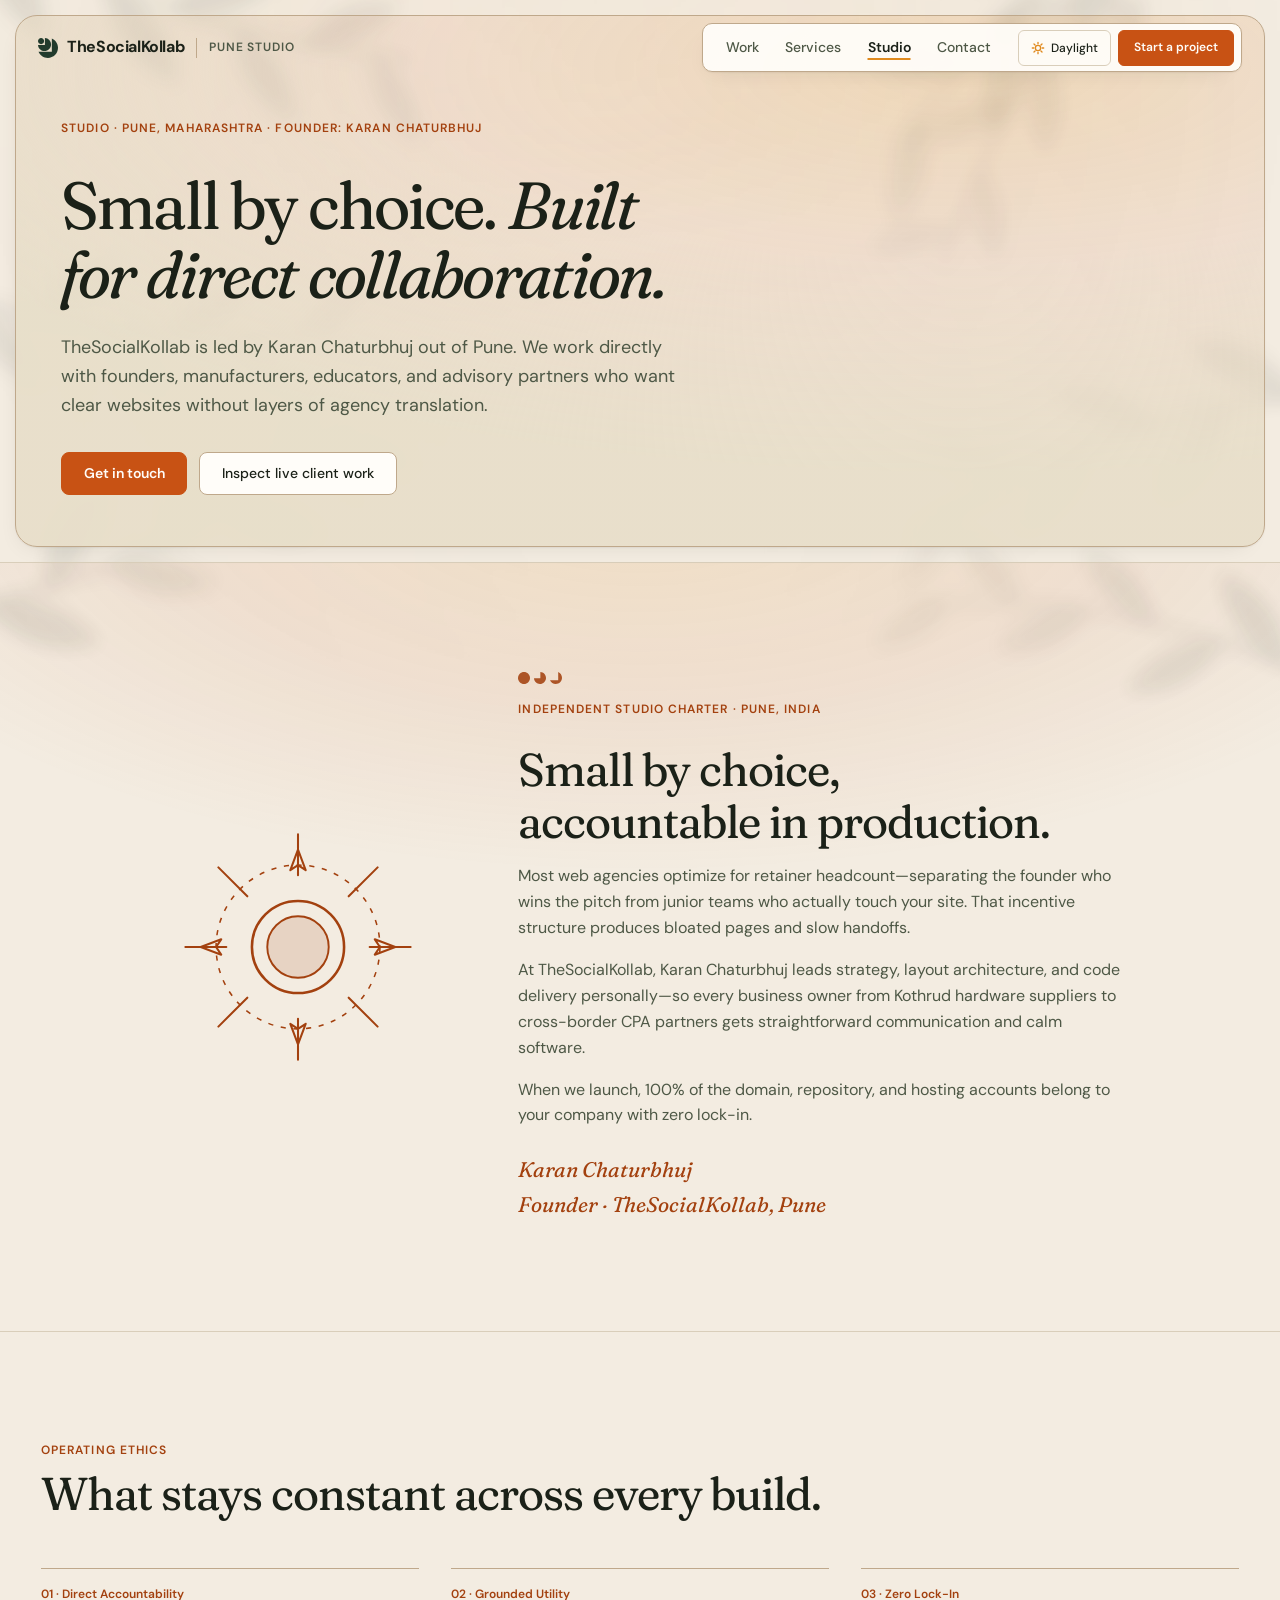
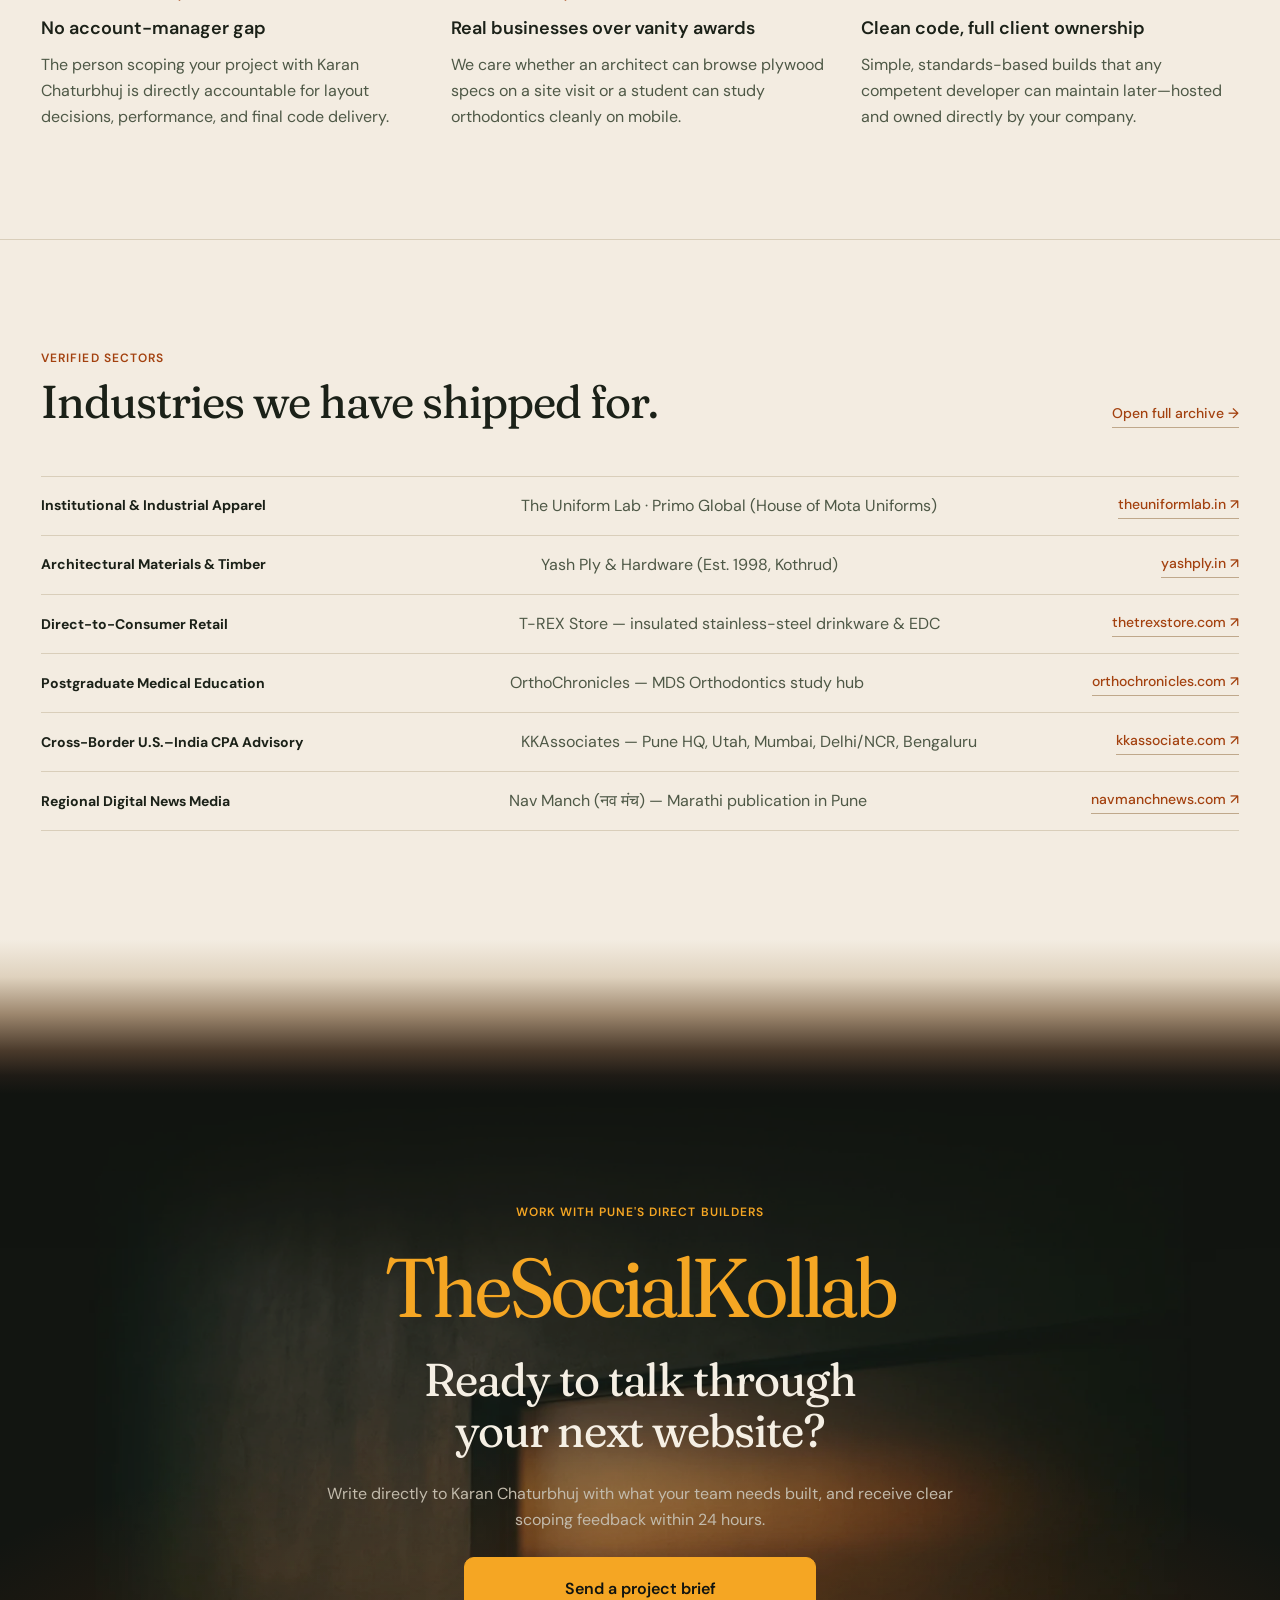
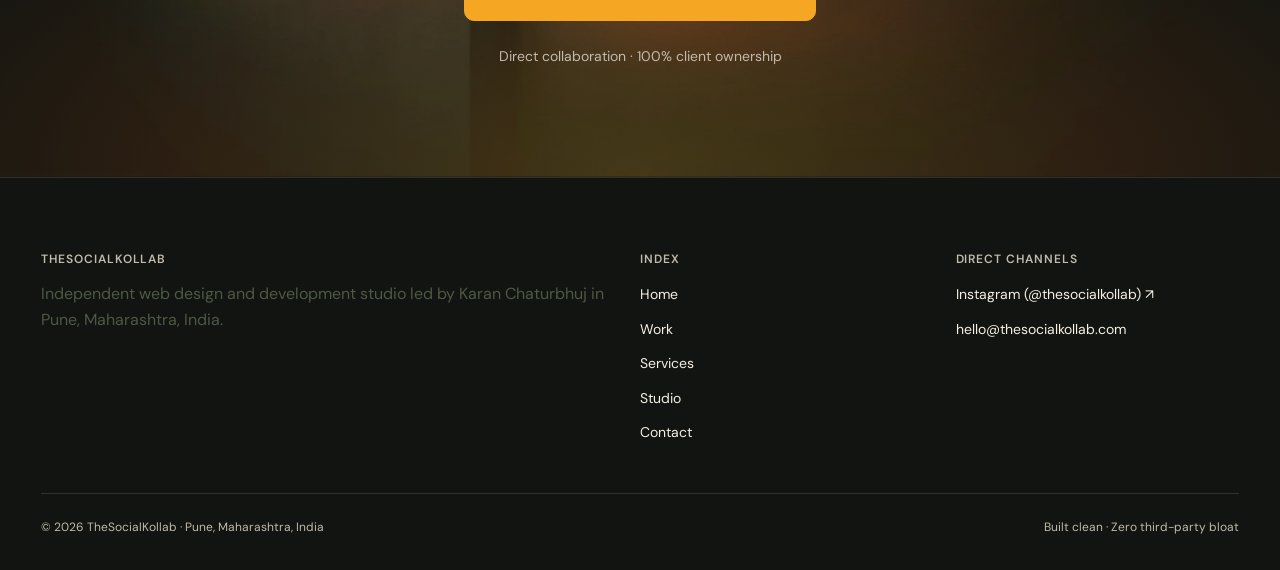
<file: collective.html>
<!DOCTYPE html>
<html lang="en">
<head>
  <meta charset="UTF-8">
  <meta name="viewport" content="width=device-width, initial-scale=1.0">
  <link rel="preconnect" href="https://fonts.googleapis.com">
  <link rel="preconnect" href="https://fonts.gstatic.com" crossorigin>
  <title>Studio | TheSocialKollab — Karan Chaturbhuj, Pune</title>
  <meta name="description" content="About TheSocialKollab, an independent web design and development studio founded by Karan Chaturbhuj in Pune, India.">
  <link rel="canonical" href="https://thesocialkollab.com/collective.html">
  <meta name="referrer" content="strict-origin-when-cross-origin">
  <meta name="theme-color" content="#F3ECE1">
  <script src="scripts/theme-init.js?v=5"></script>
  <meta property="og:site_name" content="TheSocialKollab">
  <meta property="og:title" content="Studio | TheSocialKollab — Pune">
  <meta property="og:description" content="Led by Karan Chaturbhuj in Pune. Direct builder collaboration and full client ownership.">
  <meta property="og:type" content="website">
  <meta property="og:url" content="https://thesocialkollab.com/collective.html">
  <link href="https://fonts.googleapis.com/css2?family=DM+Sans:ital,opsz,wght@0,9..40,400..700;1,9..40,400..600&family=Fraunces:ital,opsz,wght,SOFT,WONK@0,9..144,300..600,50,0;1,9..144,300..500,50,0&display=swap" rel="stylesheet" referrerpolicy="no-referrer">
  <link rel="icon" type="image/svg+xml" href="assets/brand/favicon.svg">
  <link rel="stylesheet" href="styles/main.css?v=10">
  <script type="module" src="scripts/main.js?v=9"></script>
</head>
<body>
  <a class="skip-link" href="#main-content">Skip to main content</a>
  <canvas id="solis-shadow-canvas" class="solis-canvas solis-canvas-sub" aria-hidden="true"></canvas>

  <header class="site-header">
    <div class="header-inner">
      <div class="brand-cluster">
        <a href="index.html" class="brand-wordmark">
          <svg class="brand-mark" viewBox="0 0 22 22" fill="currentColor" aria-hidden="true">
            <path d="M15.23 0.56V15.23H0.56C2.28 19.2 6.23 22 10.84 22C17 22 22 17 22 10.83C22 6.23 19.22 2.27 15.23 0.56Z"></path>
            <path d="M7.61 0.02V7.61H0.02C0.23 11.39 3.36 14.38 7.19 14.38C11.02 14.38 14.38 11.17 14.38 7.19C14.38 3.22 11.39 0.24 7.61 0.02Z"></path>
            <path d="M3.38 6.77C5.25 6.77 6.77 5.25 6.77 3.38C6.77 1.52 5.25 0 3.38 0C1.52 0 0 1.52 0 3.38C0 5.25 1.52 6.77 3.38 6.77Z"></path>
          </svg>
          <span>TheSocialKollab</span>
        </a>
        <span class="chapter-pill" id="chapter-pill">Pune Studio</span>
      </div>

      <div class="header-island">
        <nav class="header-nav" aria-label="Primary Navigation">
          <ul class="nav-list">
            <li><a href="work.html" class="nav-link">Work</a></li>
            <li><a href="services.html" class="nav-link">Services</a></li>
            <li><a href="collective.html" class="nav-link" aria-current="page">Studio</a></li>
            <li><a href="contact.html" class="nav-link">Contact</a></li>
          </ul>
        </nav>
        <div class="header-actions">
          <button type="button" class="theme-toggle" id="theme-toggle" aria-pressed="false" aria-label="Switch to Amber Dusk mode">
            <svg class="theme-icon theme-icon-sun" width="14" height="14" viewBox="0 0 16 16" fill="none" aria-hidden="true">
              <circle cx="8" cy="8" r="3" stroke="currentColor" stroke-width="1.5"></circle>
              <path d="M8 1.5v1.75M8 12.75v1.75M1.5 8h1.75M12.75 8h1.75M3.4 3.4l1.24 1.24M11.36 11.36l1.24 1.24M12.6 3.4l-1.24 1.24M4.64 11.36L3.4 12.6" stroke="currentColor" stroke-width="1.5" stroke-linecap="round"></path>
            </svg>
            <svg class="theme-icon theme-icon-moon" width="14" height="14" viewBox="0 0 16 16" fill="none" aria-hidden="true">
              <path d="M13.5 9.8A5.75 5.75 0 0 1 6.2 2.5a5.75 5.75 0 1 0 7.3 7.3Z" stroke="currentColor" stroke-width="1.5" stroke-linejoin="round"></path>
            </svg>
            <span class="theme-toggle-label" id="theme-toggle-label">Daylight</span>
          </button>
          <a href="contact.html" class="btn btn-primary btn-sm header-desktop-cta">Start a project</a>
          <button type="button" class="menu-toggle" id="menu-toggle" aria-expanded="false" aria-controls="mobile-drawer">Menu</button>
        </div>
      </div>
    </div>
  </header>

  <div class="mobile-drawer" id="mobile-drawer" hidden>
    <nav aria-label="Mobile Navigation">
      <ul class="mobile-nav-list">
        <li><a href="index.html" class="mobile-nav-link">Home</a></li>
        <li><a href="work.html" class="mobile-nav-link">Work</a></li>
        <li><a href="services.html" class="mobile-nav-link">Services</a></li>
        <li><a href="collective.html" class="mobile-nav-link" aria-current="page">Studio</a></li>
        <li><a href="contact.html" class="mobile-nav-link">Contact</a></li>
      </ul>
    </nav>
    <div class="mobile-drawer-footer">
      <a href="contact.html" class="btn btn-primary">Start a project</a>
      <a href="https://www.instagram.com/thesocialkollab/" target="_blank" rel="noopener noreferrer" class="ext-link">@thesocialkollab on Instagram ↗</a>
    </div>
  </div>

  <main id="main-content">
    <section class="section-hero section-hero-sub" data-index-title="Pune Studio">
      <div class="hero-window">
        <div class="container">
          <div class="hero-intro">
            <p class="eyebrow-pill">Studio · Pune, Maharashtra · Founder: Karan Chaturbhuj</p>
            <h1 class="display-h1">Small by choice. <span class="display-italic">Built for direct collaboration.</span></h1>
            <p class="lead">
              TheSocialKollab is led by Karan Chaturbhuj out of Pune. We work directly with founders, manufacturers, educators, and advisory partners who want clear websites without layers of agency translation.
            </p>
            <div class="hero-cta-row">
              <a href="contact.html" class="btn btn-primary">Get in touch</a>
              <a href="work.html" class="btn btn-secondary">Inspect live client work</a>
            </div>
          </div>
        </div>
      </div>
    </section>

    <section class="section-band studio-charter-section" data-index-title="Founder Charter">
      <div class="container studio-charter">
        <div class="sun-emblem-wrap" data-reveal>
          <svg class="sun-emblem-light" viewBox="0 0 200 200" fill="none" aria-hidden="true">
            <circle cx="100" cy="100" r="36" stroke="currentColor" stroke-width="2"></circle>
            <circle cx="100" cy="100" r="24" fill="currentColor" fill-opacity="0.14" stroke="currentColor" stroke-width="1.5"></circle>
            <circle cx="100" cy="100" r="64" stroke="currentColor" stroke-width="1.2" stroke-dasharray="4 6"></circle>
            <path d="M100 12v32M100 156v32M12 100h32M156 100h32M37.8 37.8l22.6 22.6M139.6 139.6l22.6 22.6M162.2 37.8l-22.6 22.6M60.4 139.6l-22.6 22.6M100 24l6 16-6-4-6 4 6-16ZM100 176l6-16-6 4-6-4 6 16ZM24 100l16 6-4-6 4-6-16 6ZM176 100l-16 6 4-6-4-6 16 6Z" stroke="currentColor" stroke-width="1.6" stroke-linecap="round" stroke-linejoin="round"></path>
          </svg>
        </div>

        <div class="founder-letter" data-reveal>
          <svg class="sun-phase-motif" viewBox="0 0 44 12" fill="currentColor" aria-hidden="true">
            <path d="M6 12C9.31 12 12 9.31 12 6C12 2.69 9.31 0 6 0C2.69 0 0 2.69 0 6C0 9.31 2.69 12 6 12Z"></path>
            <path d="M22.35 0V6.35H16C16.18 9.5 18.79 12 21.99 12C25.19 12 28 9.31 28 5.99C28 2.67 25.5 0.18 22.35 0Z"></path>
            <path d="M40.21 0V8.21H32C32.96 10.44 35.17 12 37.75 12C41.2 12 44 9.2 44 5.75C44 3.17 42.44 0.96 40.21 0Z"></path>
          </svg>
          <p class="eyebrow">Independent Studio Charter · Pune, India</p>
          <h2 class="display-h2">Small by choice, accountable in production.</h2>
          <p class="prose">
            Most web agencies optimize for retainer headcount—separating the founder who wins the pitch from junior teams who actually touch your site. That incentive structure produces bloated pages and slow handoffs.
          </p>
          <p class="prose">
            At TheSocialKollab, Karan Chaturbhuj leads strategy, layout architecture, and code delivery personally—so every business owner from Kothrud hardware suppliers to cross-border CPA partners gets straightforward communication and calm software.
          </p>
          <p class="prose">
            When we launch, 100% of the domain, repository, and hosting accounts belong to your company with zero lock-in.
          </p>
          <div class="founder-signature">
            <span>Karan Chaturbhuj</span><br>
            <span>Founder · TheSocialKollab, Pune</span>
          </div>
        </div>
      </div>
    </section>

    <section class="section-band" data-index-title="Operating Ethics">
      <div class="container">
        <div class="section-head">
          <div>
            <p class="eyebrow">Operating Ethics</p>
            <h2 class="display-h2">What stays constant across every build.</h2>
          </div>
        </div>

        <div class="peripheral-constellation">
          <article class="peripheral-note peripheral-note-1" data-reveal>
            <span class="cap-num tabular">01 · Direct Accountability</span>
            <h3 class="cap-title">No account-manager gap</h3>
            <p class="prose">The person scoping your project with Karan Chaturbhuj is directly accountable for layout decisions, performance, and final code delivery.</p>
          </article>
          <article class="peripheral-note peripheral-note-2" data-reveal>
            <span class="cap-num tabular">02 · Grounded Utility</span>
            <h3 class="cap-title">Real businesses over vanity awards</h3>
            <p class="prose">We care whether an architect can browse plywood specs on a site visit or a student can study orthodontics cleanly on mobile.</p>
          </article>
          <article class="peripheral-note peripheral-note-3" data-reveal>
            <span class="cap-num tabular">03 · Zero Lock-In</span>
            <h3 class="cap-title">Clean code, full client ownership</h3>
            <p class="prose">Simple, standards-based builds that any competent developer can maintain later—hosted and owned directly by your company.</p>
          </article>
        </div>
      </div>
    </section>

    <section class="section-band" data-index-title="Verified Sectors">
      <div class="container">
        <div class="section-head">
          <div>
            <p class="eyebrow">Verified Sectors</p>
            <h2 class="display-h2">Industries we have shipped for.</h2>
          </div>
          <a href="work.html" class="inline-link">Open full archive →</a>
        </div>

        <div class="sector-list">
          <div class="sector-row" data-reveal>
            <strong>Institutional &amp; Industrial Apparel</strong>
            <span class="prose">The Uniform Lab · Primo Global (House of Mota Uniforms)</span>
            <a href="https://theuniformlab.in" target="_blank" rel="noopener noreferrer" class="ext-link">theuniformlab.in ↗</a>
          </div>
          <div class="sector-row" data-reveal>
            <strong>Architectural Materials &amp; Timber</strong>
            <span class="prose">Yash Ply &amp; Hardware (Est. 1998, Kothrud)</span>
            <a href="https://yashply.in" target="_blank" rel="noopener noreferrer" class="ext-link">yashply.in ↗</a>
          </div>
          <div class="sector-row" data-reveal>
            <strong>Direct-to-Consumer Retail</strong>
            <span class="prose">T-REX Store — insulated stainless-steel drinkware &amp; EDC</span>
            <a href="https://thetrexstore.com" target="_blank" rel="noopener noreferrer" class="ext-link">thetrexstore.com ↗</a>
          </div>
          <div class="sector-row" data-reveal>
            <strong>Postgraduate Medical Education</strong>
            <span class="prose">OrthoChronicles — MDS Orthodontics study hub</span>
            <a href="https://orthochronicles.com" target="_blank" rel="noopener noreferrer" class="ext-link">orthochronicles.com ↗</a>
          </div>
          <div class="sector-row" data-reveal>
            <strong>Cross-Border U.S.–India CPA Advisory</strong>
            <span class="prose">KKAssociates — Pune HQ, Utah, Mumbai, Delhi/NCR, Bengaluru</span>
            <a href="https://kkassociate.com" target="_blank" rel="noopener noreferrer" class="ext-link">kkassociate.com ↗</a>
          </div>
          <div class="sector-row" data-reveal>
            <strong>Regional Digital News Media</strong>
            <span class="prose">Nav Manch (नव मंच) — Marathi publication in Pune</span>
            <a href="https://navmanchnews.com" target="_blank" rel="noopener noreferrer" class="ext-link">navmanchnews.com ↗</a>
          </div>
        </div>
      </div>
    </section>

    <div class="dusk-bridge" aria-hidden="true"></div>
    <div class="night-realm">
      <section class="prefooter-section" data-index-title="Start Brief">
        <img class="prefooter-photo" src="assets/atmosphere/prefooter-dusk.webp" alt="" width="1600" height="900" loading="lazy" aria-hidden="true">
        <div class="container prefooter-inner" data-reveal>
          <p class="eyebrow">Work With Pune's Direct Builders</p>
          <p class="prefooter-wordmark" aria-hidden="true">TheSocialKollab</p>
          <h2 class="display-h2">Ready to talk through your next website?</h2>
          <p class="prose">Write directly to Karan Chaturbhuj with what your team needs built, and receive clear scoping feedback within 24 hours.</p>
          <a href="contact.html" class="btn btn-amber-wide">Send a project brief</a>
          <p class="prefooter-sub">Direct collaboration · 100% client ownership</p>
        </div>
      </section>
    </div>
  </main>

  <footer class="site-footer">
    <div class="container">
      <div class="footer-grid">
        <div>
          <p class="footer-heading">TheSocialKollab</p>
          <p class="prose">Independent web design and development studio led by Karan Chaturbhuj in Pune, Maharashtra, India.</p>
        </div>
        <div>
          <p class="footer-heading">Index</p>
          <ul class="footer-list">
            <li><a href="index.html" class="footer-link">Home</a></li>
            <li><a href="work.html" class="footer-link">Work</a></li>
            <li><a href="services.html" class="footer-link">Services</a></li>
            <li><a href="collective.html" class="footer-link">Studio</a></li>
            <li><a href="contact.html" class="footer-link">Contact</a></li>
          </ul>
        </div>
        <div>
          <p class="footer-heading">Direct Channels</p>
          <ul class="footer-list">
            <li><a href="https://www.instagram.com/thesocialkollab/" target="_blank" rel="noopener noreferrer" class="footer-link">Instagram (@thesocialkollab) ↗</a></li>
            <li><a href="mailto:hello@thesocialkollab.com" class="footer-link">hello@thesocialkollab.com</a></li>
          </ul>
        </div>
      </div>
      <div class="footer-bottom">
        <span>© 2026 TheSocialKollab · Pune, Maharashtra, India</span>
        <span>Built clean · Zero third-party bloat</span>
      </div>
    </div>
  </footer>
</body>
</html>
</file>
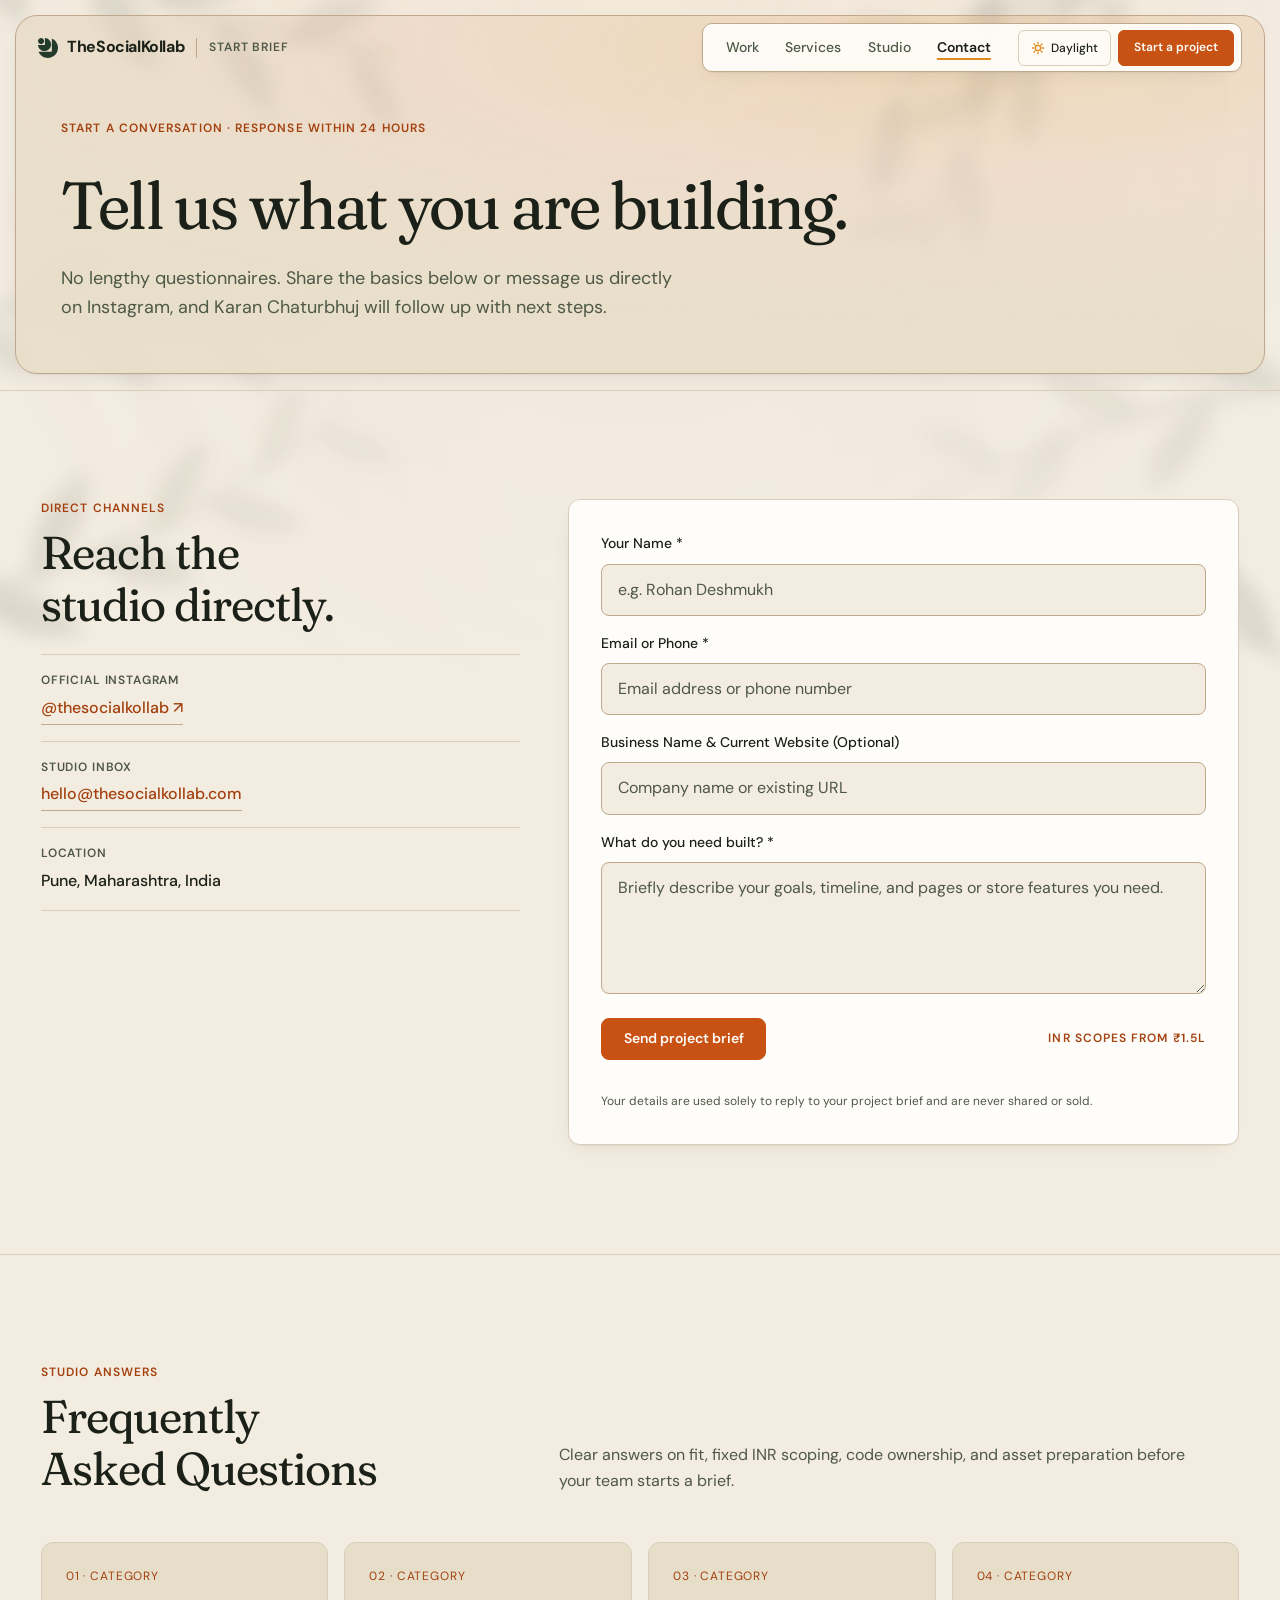
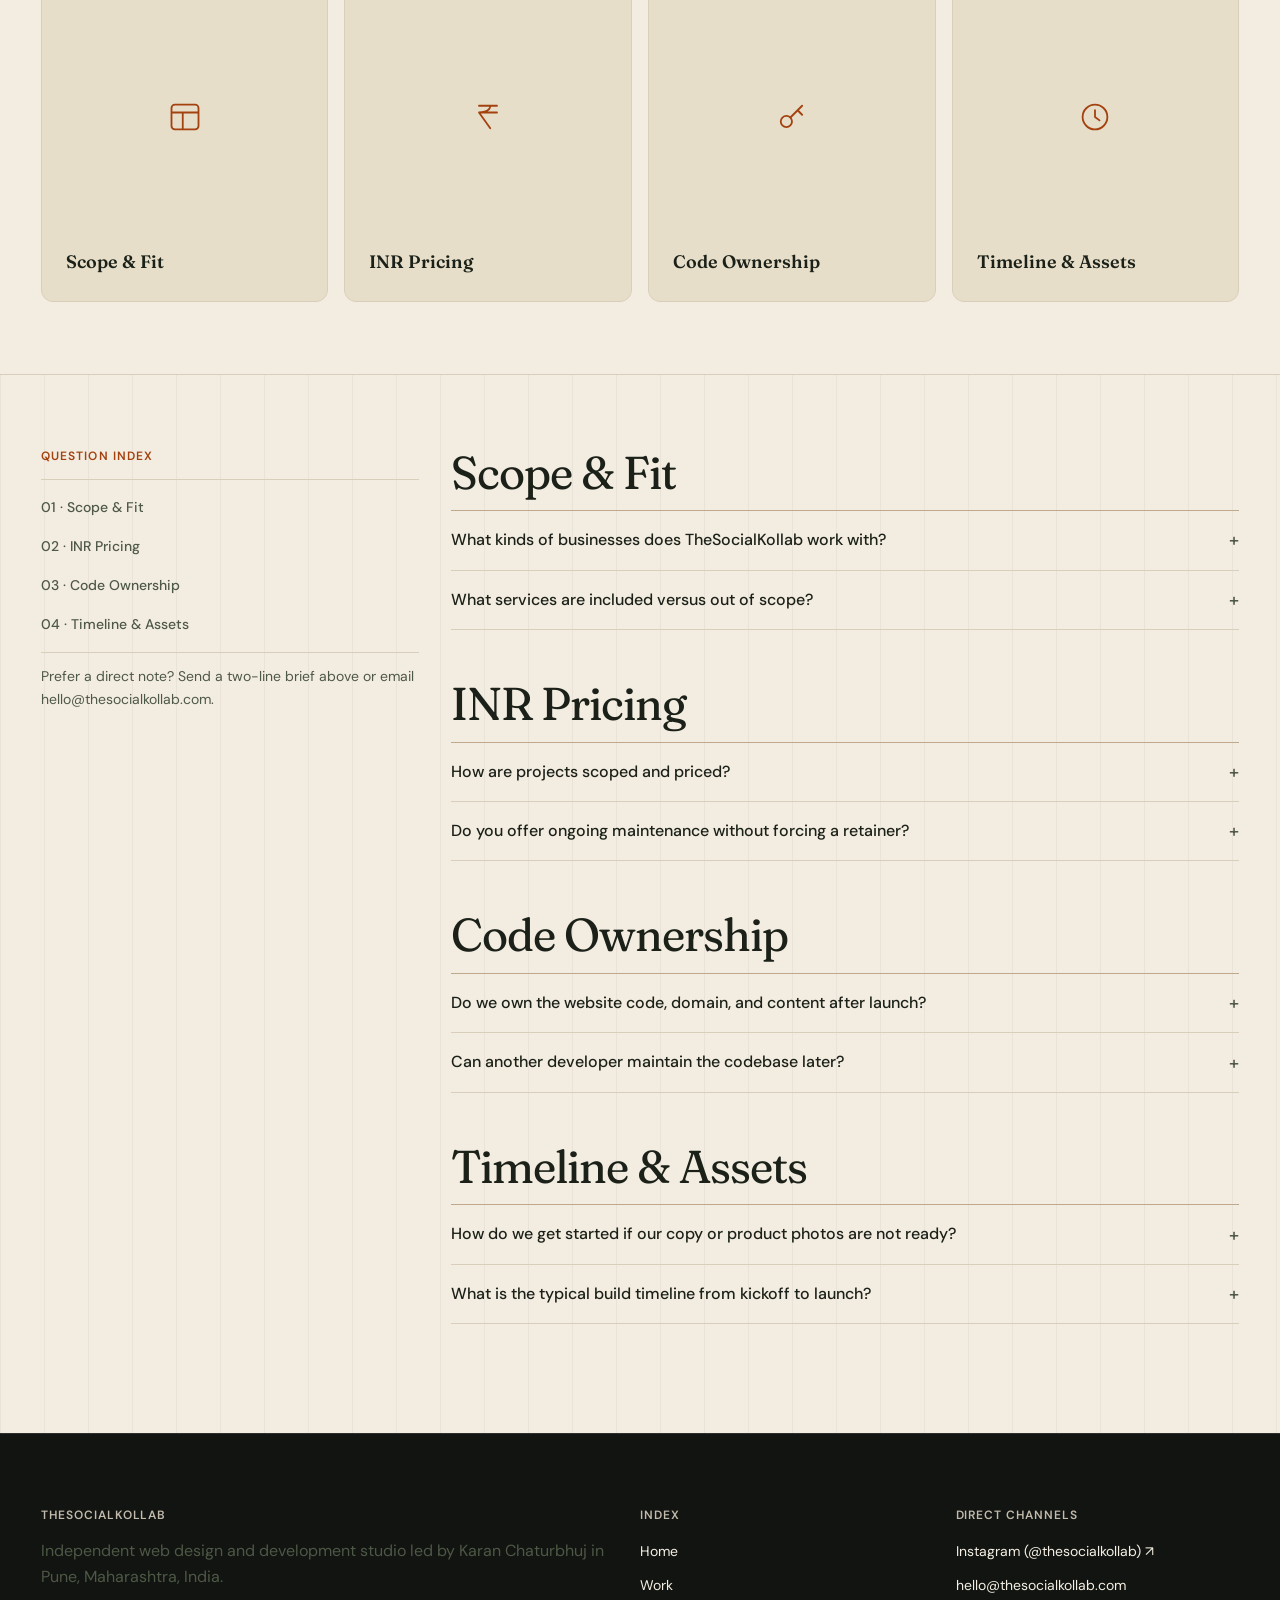
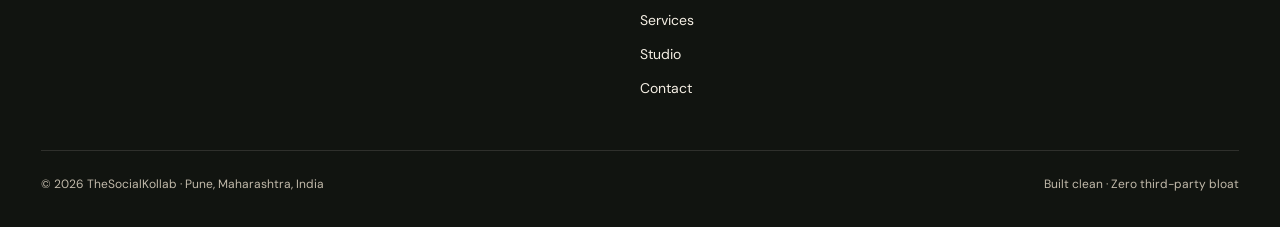
<file: contact.html>
<!DOCTYPE html>
<html lang="en">
<head>
  <meta charset="UTF-8">
  <meta name="viewport" content="width=device-width, initial-scale=1.0">
  <link rel="preconnect" href="https://fonts.googleapis.com">
  <link rel="preconnect" href="https://fonts.gstatic.com" crossorigin>
  <title>Contact | TheSocialKollab — Pune</title>
  <meta name="description" content="Start a web design or storefront brief with Karan Chaturbhuj at TheSocialKollab in Pune, India.">
  <link rel="canonical" href="https://thesocialkollab.com/contact.html">
  <meta name="referrer" content="strict-origin-when-cross-origin">
  <meta name="theme-color" content="#F3ECE1">
  <script src="scripts/theme-init.js?v=5"></script>
  <meta property="og:site_name" content="TheSocialKollab">
  <meta property="og:title" content="Contact | TheSocialKollab — Pune">
  <meta property="og:description" content="Direct inquiry form and channels for TheSocialKollab.">
  <meta property="og:type" content="website">
  <meta property="og:url" content="https://thesocialkollab.com/contact.html">
  <link href="https://fonts.googleapis.com/css2?family=DM+Sans:ital,opsz,wght@0,9..40,400..700;1,9..40,400..600&family=Fraunces:ital,opsz,wght,SOFT,WONK@0,9..144,300..600,50,0;1,9..144,300..500,50,0&display=swap" rel="stylesheet" referrerpolicy="no-referrer">
  <link rel="icon" type="image/svg+xml" href="assets/brand/favicon.svg">
  <link rel="stylesheet" href="styles/main.css?v=10">
  <script type="module" src="scripts/main.js?v=9"></script>
</head>
<body>
  <a class="skip-link" href="#main-content">Skip to main content</a>
  <canvas id="solis-shadow-canvas" class="solis-canvas solis-canvas-sub" aria-hidden="true"></canvas>

  <header class="site-header">
    <div class="header-inner">
      <div class="brand-cluster">
        <a href="index.html" class="brand-wordmark">
          <svg class="brand-mark" viewBox="0 0 22 22" fill="currentColor" aria-hidden="true">
            <path d="M15.23 0.56V15.23H0.56C2.28 19.2 6.23 22 10.84 22C17 22 22 17 22 10.83C22 6.23 19.22 2.27 15.23 0.56Z"></path>
            <path d="M7.61 0.02V7.61H0.02C0.23 11.39 3.36 14.38 7.19 14.38C11.02 14.38 14.38 11.17 14.38 7.19C14.38 3.22 11.39 0.24 7.61 0.02Z"></path>
            <path d="M3.38 6.77C5.25 6.77 6.77 5.25 6.77 3.38C6.77 1.52 5.25 0 3.38 0C1.52 0 0 1.52 0 3.38C0 5.25 1.52 6.77 3.38 6.77Z"></path>
          </svg>
          <span>TheSocialKollab</span>
        </a>
        <span class="chapter-pill" id="chapter-pill">Start Brief</span>
      </div>

      <div class="header-island">
        <nav class="header-nav" aria-label="Primary Navigation">
          <ul class="nav-list">
            <li><a href="work.html" class="nav-link">Work</a></li>
            <li><a href="services.html" class="nav-link">Services</a></li>
            <li><a href="collective.html" class="nav-link">Studio</a></li>
            <li><a href="contact.html" class="nav-link" aria-current="page">Contact</a></li>
          </ul>
        </nav>
        <div class="header-actions">
          <button type="button" class="theme-toggle" id="theme-toggle" aria-pressed="false" aria-label="Switch to Amber Dusk mode">
            <svg class="theme-icon theme-icon-sun" width="14" height="14" viewBox="0 0 16 16" fill="none" aria-hidden="true">
              <circle cx="8" cy="8" r="3" stroke="currentColor" stroke-width="1.5"></circle>
              <path d="M8 1.5v1.75M8 12.75v1.75M1.5 8h1.75M12.75 8h1.75M3.4 3.4l1.24 1.24M11.36 11.36l1.24 1.24M12.6 3.4l-1.24 1.24M4.64 11.36L3.4 12.6" stroke="currentColor" stroke-width="1.5" stroke-linecap="round"></path>
            </svg>
            <svg class="theme-icon theme-icon-moon" width="14" height="14" viewBox="0 0 16 16" fill="none" aria-hidden="true">
              <path d="M13.5 9.8A5.75 5.75 0 0 1 6.2 2.5a5.75 5.75 0 1 0 7.3 7.3Z" stroke="currentColor" stroke-width="1.5" stroke-linejoin="round"></path>
            </svg>
            <span class="theme-toggle-label" id="theme-toggle-label">Daylight</span>
          </button>
          <a href="contact.html" class="btn btn-primary btn-sm header-desktop-cta" aria-current="page">Start a project</a>
          <button type="button" class="menu-toggle" id="menu-toggle" aria-expanded="false" aria-controls="mobile-drawer">Menu</button>
        </div>
      </div>
    </div>
  </header>

  <div class="mobile-drawer" id="mobile-drawer" hidden>
    <nav aria-label="Mobile Navigation">
      <ul class="mobile-nav-list">
        <li><a href="index.html" class="mobile-nav-link">Home</a></li>
        <li><a href="work.html" class="mobile-nav-link">Work</a></li>
        <li><a href="services.html" class="mobile-nav-link">Services</a></li>
        <li><a href="collective.html" class="mobile-nav-link">Studio</a></li>
        <li><a href="contact.html" class="mobile-nav-link" aria-current="page">Contact</a></li>
      </ul>
    </nav>
    <div class="mobile-drawer-footer">
      <a href="contact.html" class="btn btn-primary">Start a project</a>
      <a href="https://www.instagram.com/thesocialkollab/" target="_blank" rel="noopener noreferrer" class="ext-link">@thesocialkollab on Instagram ↗</a>
    </div>
  </div>

  <main id="main-content">
    <section class="section-hero section-hero-sub" data-index-title="Start Brief">
      <div class="hero-window">
        <div class="container">
          <div class="hero-intro">
            <p class="eyebrow-pill">Start a Conversation · Response Within 24 Hours</p>
            <h1 class="display-h1">Tell us what you are building.</h1>
            <p class="lead">
              No lengthy questionnaires. Share the basics below or message us directly on Instagram, and Karan Chaturbhuj will follow up with next steps.
            </p>
          </div>
        </div>
      </div>
    </section>

    <section class="section-band" data-index-title="Direct Channels">
      <div class="container contact-grid">
        <div>
          <p class="eyebrow">Direct Channels</p>
          <h2 class="display-h2">Reach the studio directly.</h2>

          <ul class="channel-list">
            <li class="channel-item" data-reveal>
              <span class="meta-label">Official Instagram</span>
              <a href="https://www.instagram.com/thesocialkollab/" target="_blank" rel="noopener noreferrer" class="ext-link channel-value">@thesocialkollab ↗</a>
            </li>
            <li class="channel-item" data-reveal>
              <span class="meta-label">Studio Inbox</span>
              <a href="mailto:hello@thesocialkollab.com" class="inline-link channel-value">hello@thesocialkollab.com</a>
            </li>
            <li class="channel-item" data-reveal>
              <span class="meta-label">Location</span>
              <span class="channel-value">Pune, Maharashtra, India</span>
            </li>
          </ul>
        </div>

        <form class="contact-form" id="project-brief-form" name="project-brief" method="POST" data-netlify="true" netlify-honeypot="bot-field" novalidate data-reveal>
          <input type="hidden" name="form-name" value="project-brief">
          <div class="hp-field" aria-hidden="true">
            <label for="bot-field">Leave blank if human</label>
            <input type="text" id="bot-field" name="bot-field" tabindex="-1" autocomplete="off">
          </div>

          <div class="field-group">
            <label for="brief-name" class="field-label">Your Name *</label>
            <input type="text" id="brief-name" name="name" class="field-input" required maxlength="100" autocomplete="name" placeholder="e.g. Rohan Deshmukh">
          </div>

          <div class="field-group">
            <label for="brief-contact" class="field-label">Email or Phone *</label>
            <input type="text" id="brief-contact" name="contact" class="field-input" required maxlength="160" placeholder="Email address or phone number">
          </div>

          <div class="field-group">
            <label for="brief-business" class="field-label">Business Name &amp; Current Website (Optional)</label>
            <input type="text" id="brief-business" name="business" class="field-input" maxlength="160" autocomplete="organization" placeholder="Company name or existing URL">
          </div>

          <div class="field-group">
            <label for="brief-notes" class="field-label">What do you need built? *</label>
            <textarea id="brief-notes" name="brief" rows="4" class="field-textarea" required maxlength="2000" placeholder="Briefly describe your goals, timeline, and pages or store features you need."></textarea>
          </div>

          <div class="form-status" id="form-status" role="status" aria-live="polite" hidden></div>

          <div class="form-actions">
            <button type="submit" class="btn btn-primary" id="submit-brief-btn">Send project brief</button>
            <span class="eyebrow tabular">INR scopes from ₹1.5L</span>
          </div>
          <p class="table-note">Your details are used solely to reply to your project brief and are never shared or sold.</p>
        </form>
      </div>
    </section>

    <section class="faq-showcase-band" id="faq" data-index-title="FAQ">
      <div class="container">
        <div class="faq-header-row">
          <div>
            <p class="eyebrow">Studio Answers</p>
            <h2 class="display-h2">Frequently Asked Questions</h2>
          </div>
          <p class="prose">Clear answers on fit, fixed INR scoping, code ownership, and asset preparation before your team starts a brief.</p>
        </div>

        <div class="faq-jump-grid">
          <a href="#faq-scope" class="faq-jump-card" data-reveal>
            <span class="faq-jump-num tabular">01 · Category</span>
            <svg class="faq-jump-icon" viewBox="0 0 32 32" fill="none" aria-hidden="true"><rect x="4" y="5" width="24" height="22" rx="3" stroke="currentColor" stroke-width="1.6"></rect><path d="M4 12h24M14 12v15" stroke="currentColor" stroke-width="1.6"></path></svg>
            <span class="faq-jump-label">Scope &amp; Fit</span>
          </a>
          <a href="#faq-pricing" class="faq-jump-card" data-reveal>
            <span class="faq-jump-num tabular">02 · Category</span>
            <svg class="faq-jump-icon" viewBox="0 0 32 32" fill="none" aria-hidden="true"><path d="M8 6h16M8 12h16M18 6c0 6-10 6-10 6l10 14" stroke="currentColor" stroke-width="1.6" stroke-linecap="round" stroke-linejoin="round"></path></svg>
            <span class="faq-jump-label">INR Pricing</span>
          </a>
          <a href="#faq-ownership" class="faq-jump-card" data-reveal>
            <span class="faq-jump-num tabular">03 · Category</span>
            <svg class="faq-jump-icon" viewBox="0 0 32 32" fill="none" aria-hidden="true"><circle cx="11" cy="20" r="5" stroke="currentColor" stroke-width="1.6"></circle><path d="M15 16l10-10M21 10l4 4" stroke="currentColor" stroke-width="1.6" stroke-linecap="round"></path></svg>
            <span class="faq-jump-label">Code Ownership</span>
          </a>
          <a href="#faq-launch" class="faq-jump-card" data-reveal>
            <span class="faq-jump-num tabular">04 · Category</span>
            <svg class="faq-jump-icon" viewBox="0 0 32 32" fill="none" aria-hidden="true"><circle cx="16" cy="16" r="11" stroke="currentColor" stroke-width="1.6"></circle><path d="M16 10v6l4 3" stroke="currentColor" stroke-width="1.6" stroke-linecap="round" stroke-linejoin="round"></path></svg>
            <span class="faq-jump-label">Timeline &amp; Assets</span>
          </a>
        </div>
      </div>

      <div class="faq-notebook">
        <div class="container faq-notebook-grid">
          <aside class="faq-rail" aria-label="FAQ categories index">
            <p class="eyebrow">Question Index</p>
            <nav class="faq-rail-nav" aria-label="Jump to FAQ section">
              <a href="#faq-scope" class="faq-rail-link">01 · Scope &amp; Fit</a>
              <a href="#faq-pricing" class="faq-rail-link">02 · INR Pricing</a>
              <a href="#faq-ownership" class="faq-rail-link">03 · Code Ownership</a>
              <a href="#faq-launch" class="faq-rail-link">04 · Timeline &amp; Assets</a>
            </nav>
            <p class="rail-caption">Prefer a direct note? Send a two-line brief above or email hello@thesocialkollab.com.</p>
          </aside>

          <div class="faq-groups">
            <div class="faq-group" id="faq-scope" data-reveal>
              <h3 class="faq-group-head display-h2">Scope &amp; Fit</h3>
              <details class="faq-item">
                <summary class="faq-question">What kinds of businesses does TheSocialKollab work with?</summary>
                <p class="faq-answer">We work with product brands, manufacturers, medical education platforms, regional media, and advisory firms across Pune and beyond—any team that needs a clear, reliable website grounded in their actual business.</p>
              </details>
              <details class="faq-item">
                <summary class="faq-question">What services are included versus out of scope?</summary>
                <p class="faq-answer">We focus strictly on the four disciplines we have delivered in live commercial production: web design and development, e-commerce storefronts, corporate/institutional websites, and content or academic platforms.</p>
              </details>
            </div>

            <div class="faq-group" id="faq-pricing" data-reveal>
              <h3 class="faq-group-head display-h2">INR Pricing</h3>
              <details class="faq-item">
                <summary class="faq-question">How are projects scoped and priced?</summary>
                <p class="faq-answer">Every engagement is scoped after reviewing your pages, catalog size, and timeline requirements. Foundation sites start from ₹1.5L and larger e-commerce or platform builds start from ₹3.5L, confirmed as a fixed quote in INR before work begins.</p>
              </details>
              <details class="faq-item">
                <summary class="faq-question">Do you offer ongoing maintenance without forcing a retainer?</summary>
                <p class="faq-answer">Yes. Ongoing studio support for speed updates, seasonal catalog refreshes, or new landing pages is optional and scoped quarterly in INR only when your team requests it.</p>
              </details>
            </div>

            <div class="faq-group" id="faq-ownership" data-reveal>
              <h3 class="faq-group-head display-h2">Code Ownership</h3>
              <details class="faq-item">
                <summary class="faq-question">Do we own the website code, domain, and content after launch?</summary>
                <p class="faq-answer">Yes. Once the project is handed over, your business owns 100% of the domain, hosting accounts, source code, and digital assets with zero lock-in.</p>
              </details>
              <details class="faq-item">
                <summary class="faq-question">Can another developer maintain the codebase later?</summary>
                <p class="faq-answer">Always. We write clean, semantic HTML, tokenized CSS, and standard ES modules with zero proprietary lock-in so any competent engineer can extend the site effortlessly.</p>
              </details>
            </div>

            <div class="faq-group" id="faq-launch" data-reveal>
              <h3 class="faq-group-head display-h2">Timeline &amp; Assets</h3>
              <details class="faq-item">
                <summary class="faq-question">How do we get started if our copy or product photos are not ready?</summary>
                <p class="faq-answer">Send us a short note covering what your business does and which existing sites feel awkward today. We help map the page structure first so your team only writes and photographs what the site genuinely needs.</p>
              </details>
              <details class="faq-item">
                <summary class="faq-question">What is the typical build timeline from kickoff to launch?</summary>
                <p class="faq-answer">Foundation company and advisory sites typically ship in 2 to 4 weeks, while larger e-commerce storefronts and academic platforms take 4 to 8 weeks depending on catalog depth.</p>
              </details>
            </div>
          </div>
        </div>
      </div>
    </section>
  </main>

  <footer class="site-footer">
    <div class="container">
      <div class="footer-grid">
        <div>
          <p class="footer-heading">TheSocialKollab</p>
          <p class="prose">Independent web design and development studio led by Karan Chaturbhuj in Pune, Maharashtra, India.</p>
        </div>
        <div>
          <p class="footer-heading">Index</p>
          <ul class="footer-list">
            <li><a href="index.html" class="footer-link">Home</a></li>
            <li><a href="work.html" class="footer-link">Work</a></li>
            <li><a href="services.html" class="footer-link">Services</a></li>
            <li><a href="collective.html" class="footer-link">Studio</a></li>
            <li><a href="contact.html" class="footer-link">Contact</a></li>
          </ul>
        </div>
        <div>
          <p class="footer-heading">Direct Channels</p>
          <ul class="footer-list">
            <li><a href="https://www.instagram.com/thesocialkollab/" target="_blank" rel="noopener noreferrer" class="footer-link">Instagram (@thesocialkollab) ↗</a></li>
            <li><a href="mailto:hello@thesocialkollab.com" class="footer-link">hello@thesocialkollab.com</a></li>
          </ul>
        </div>
      </div>
      <div class="footer-bottom">
        <span>© 2026 TheSocialKollab · Pune, Maharashtra, India</span>
        <span>Built clean · Zero third-party bloat</span>
      </div>
    </div>
  </footer>
</body>
</html>
</file>
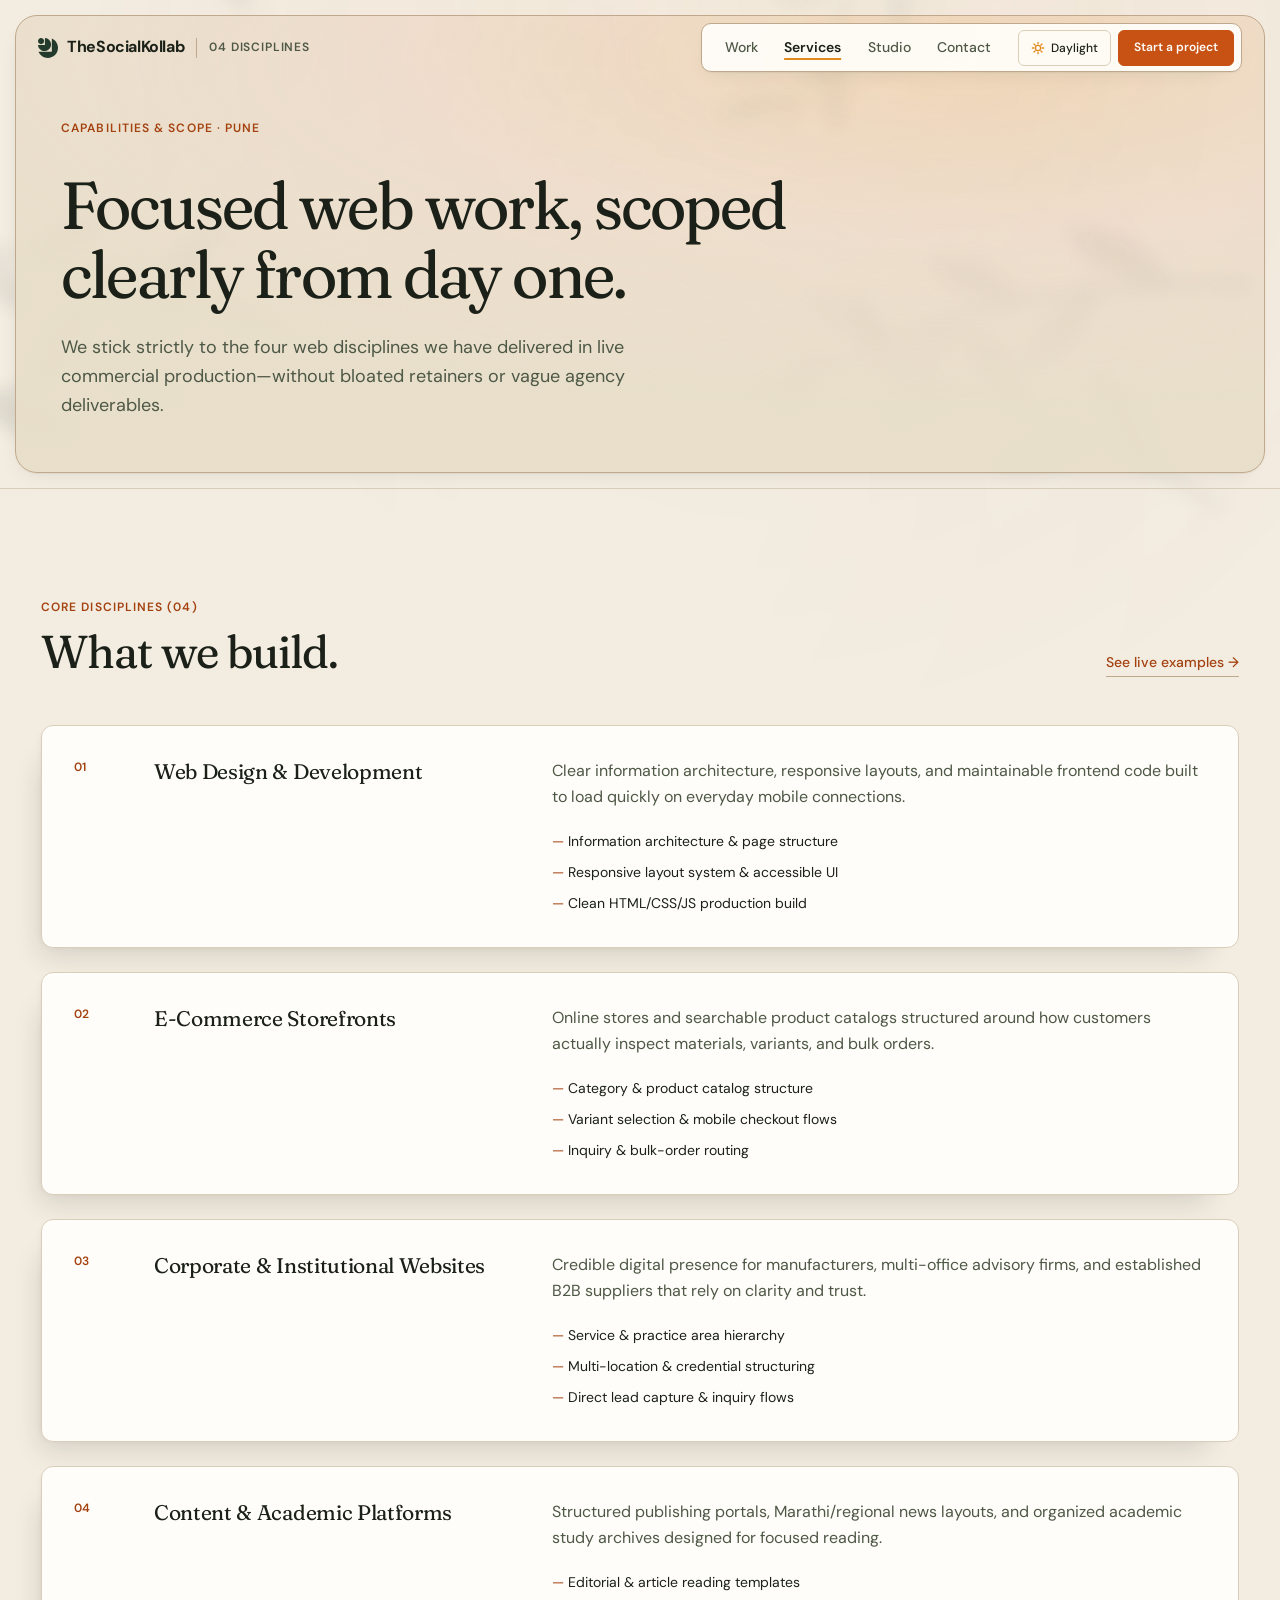
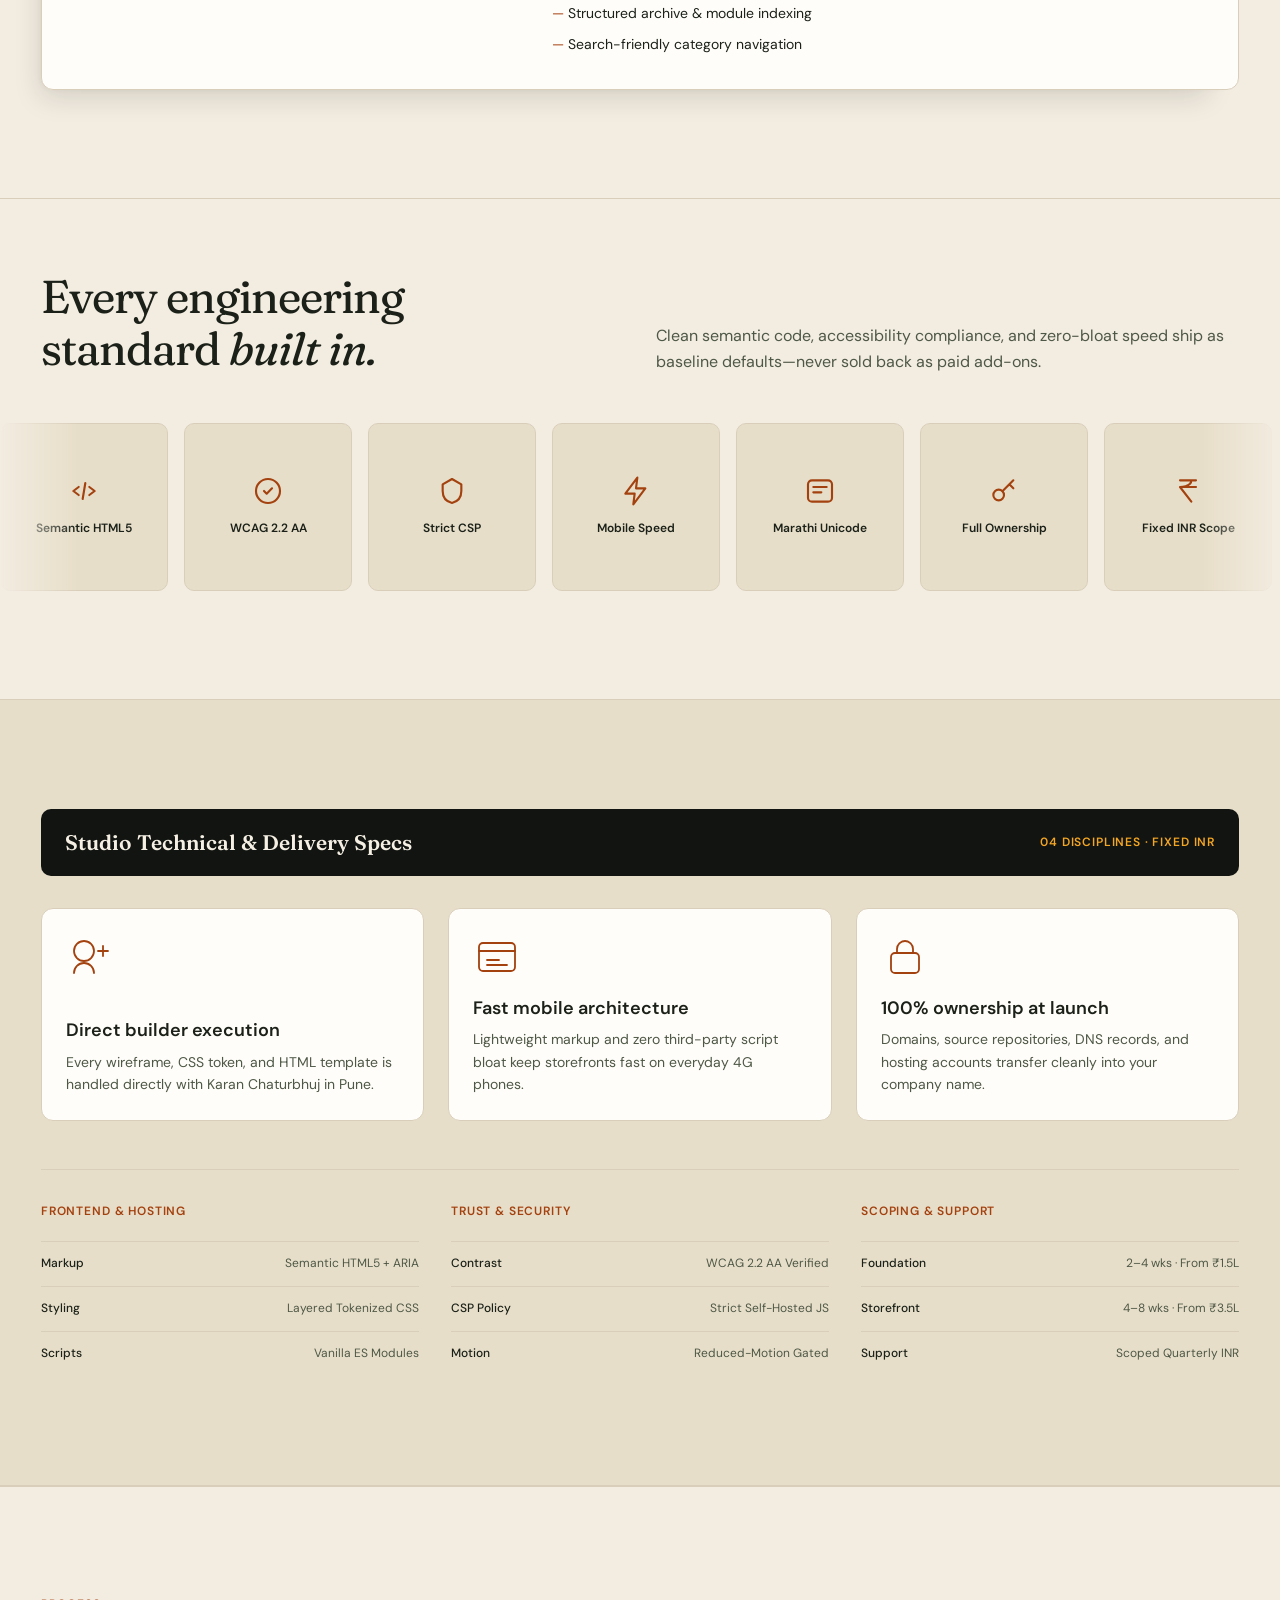
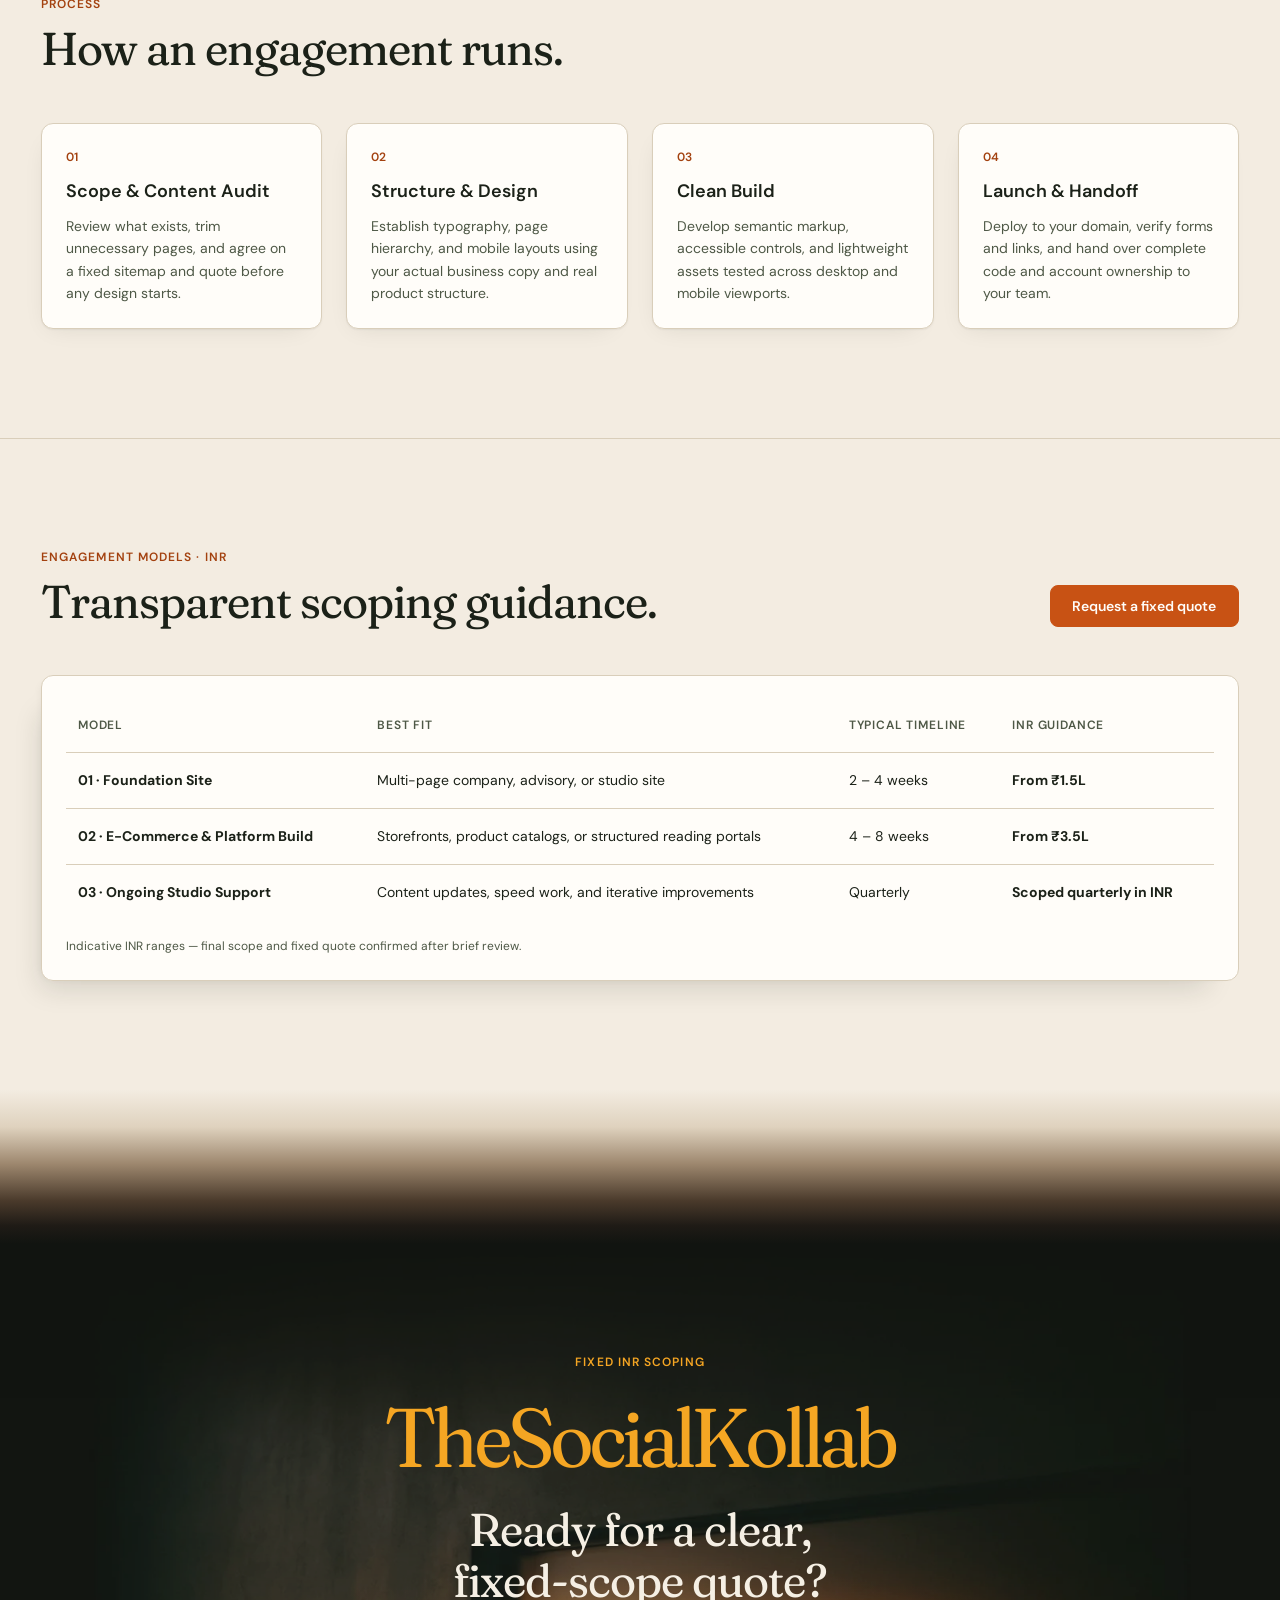
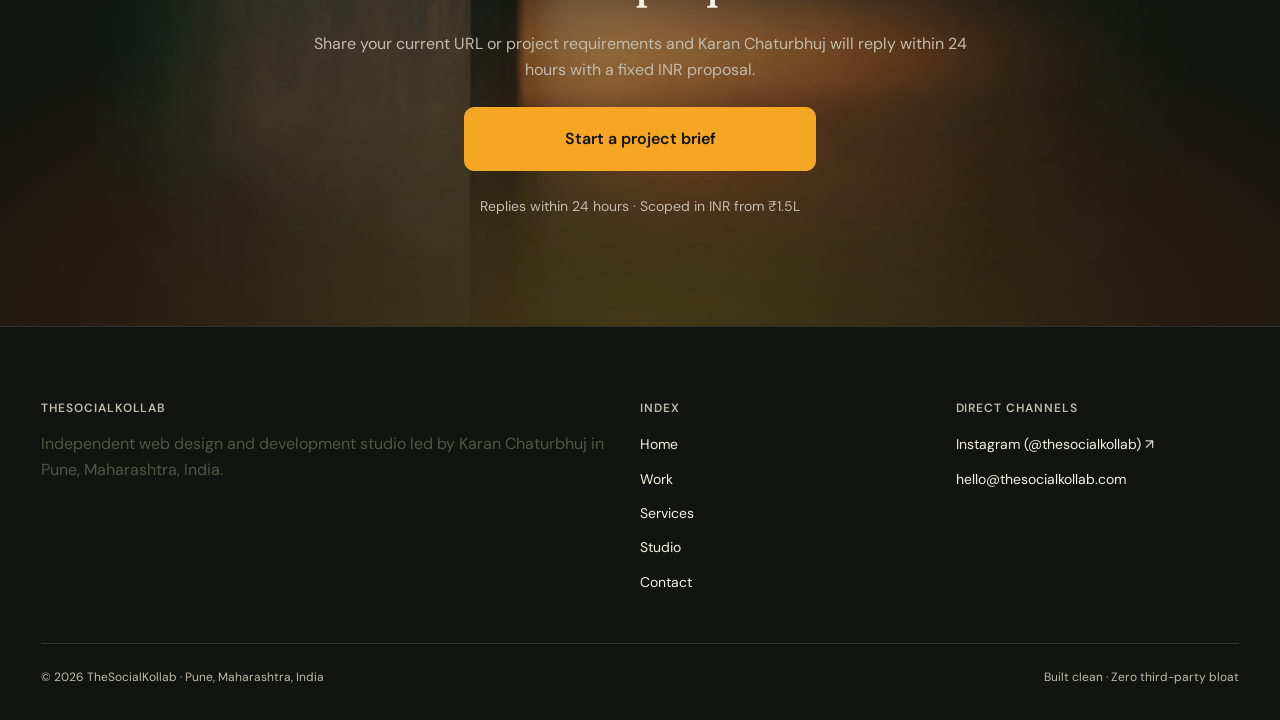
<file: services.html>
<!DOCTYPE html>
<html lang="en">
<head>
  <meta charset="UTF-8">
  <meta name="viewport" content="width=device-width, initial-scale=1.0">
  <link rel="preconnect" href="https://fonts.googleapis.com">
  <link rel="preconnect" href="https://fonts.gstatic.com" crossorigin>
  <title>Services &amp; INR Scope | TheSocialKollab — Pune</title>
  <meta name="description" content="Web design and development, e-commerce storefronts, corporate websites, and content platforms scoped transparently in INR by TheSocialKollab.">
  <link rel="canonical" href="https://thesocialkollab.com/services.html">
  <meta name="referrer" content="strict-origin-when-cross-origin">
  <meta name="theme-color" content="#F3ECE1">
  <script src="scripts/theme-init.js?v=5"></script>
  <meta property="og:site_name" content="TheSocialKollab">
  <meta property="og:title" content="Services &amp; INR Scope | TheSocialKollab">
  <meta property="og:description" content="Focused digital work scoped clearly from day one in INR.">
  <meta property="og:type" content="website">
  <meta property="og:url" content="https://thesocialkollab.com/services.html">
  <link href="https://fonts.googleapis.com/css2?family=DM+Sans:ital,opsz,wght@0,9..40,400..700;1,9..40,400..600&family=Fraunces:ital,opsz,wght,SOFT,WONK@0,9..144,300..600,50,0;1,9..144,300..500,50,0&display=swap" rel="stylesheet" referrerpolicy="no-referrer">
  <link rel="icon" type="image/svg+xml" href="assets/brand/favicon.svg">
  <link rel="stylesheet" href="styles/main.css?v=10">
  <script type="module" src="scripts/main.js?v=9"></script>
</head>
<body>
  <a class="skip-link" href="#main-content">Skip to main content</a>
  <canvas id="solis-shadow-canvas" class="solis-canvas solis-canvas-sub" aria-hidden="true"></canvas>

  <header class="site-header">
    <div class="header-inner">
      <div class="brand-cluster">
        <a href="index.html" class="brand-wordmark">
          <svg class="brand-mark" viewBox="0 0 22 22" fill="currentColor" aria-hidden="true">
            <path d="M15.23 0.56V15.23H0.56C2.28 19.2 6.23 22 10.84 22C17 22 22 17 22 10.83C22 6.23 19.22 2.27 15.23 0.56Z"></path>
            <path d="M7.61 0.02V7.61H0.02C0.23 11.39 3.36 14.38 7.19 14.38C11.02 14.38 14.38 11.17 14.38 7.19C14.38 3.22 11.39 0.24 7.61 0.02Z"></path>
            <path d="M3.38 6.77C5.25 6.77 6.77 5.25 6.77 3.38C6.77 1.52 5.25 0 3.38 0C1.52 0 0 1.52 0 3.38C0 5.25 1.52 6.77 3.38 6.77Z"></path>
          </svg>
          <span>TheSocialKollab</span>
        </a>
        <span class="chapter-pill" id="chapter-pill">04 Disciplines</span>
      </div>

      <div class="header-island">
        <nav class="header-nav" aria-label="Primary Navigation">
          <ul class="nav-list">
            <li><a href="work.html" class="nav-link">Work</a></li>
            <li><a href="services.html" class="nav-link" aria-current="page">Services</a></li>
            <li><a href="collective.html" class="nav-link">Studio</a></li>
            <li><a href="contact.html" class="nav-link">Contact</a></li>
          </ul>
        </nav>
        <div class="header-actions">
          <button type="button" class="theme-toggle" id="theme-toggle" aria-pressed="false" aria-label="Switch to Amber Dusk mode">
            <svg class="theme-icon theme-icon-sun" width="14" height="14" viewBox="0 0 16 16" fill="none" aria-hidden="true">
              <circle cx="8" cy="8" r="3" stroke="currentColor" stroke-width="1.5"></circle>
              <path d="M8 1.5v1.75M8 12.75v1.75M1.5 8h1.75M12.75 8h1.75M3.4 3.4l1.24 1.24M11.36 11.36l1.24 1.24M12.6 3.4l-1.24 1.24M4.64 11.36L3.4 12.6" stroke="currentColor" stroke-width="1.5" stroke-linecap="round"></path>
            </svg>
            <svg class="theme-icon theme-icon-moon" width="14" height="14" viewBox="0 0 16 16" fill="none" aria-hidden="true">
              <path d="M13.5 9.8A5.75 5.75 0 0 1 6.2 2.5a5.75 5.75 0 1 0 7.3 7.3Z" stroke="currentColor" stroke-width="1.5" stroke-linejoin="round"></path>
            </svg>
            <span class="theme-toggle-label" id="theme-toggle-label">Daylight</span>
          </button>
          <a href="contact.html" class="btn btn-primary btn-sm header-desktop-cta">Start a project</a>
          <button type="button" class="menu-toggle" id="menu-toggle" aria-expanded="false" aria-controls="mobile-drawer">Menu</button>
        </div>
      </div>
    </div>
  </header>

  <div class="mobile-drawer" id="mobile-drawer" hidden>
    <nav aria-label="Mobile Navigation">
      <ul class="mobile-nav-list">
        <li><a href="index.html" class="mobile-nav-link">Home</a></li>
        <li><a href="work.html" class="mobile-nav-link">Work</a></li>
        <li><a href="services.html" class="mobile-nav-link" aria-current="page">Services</a></li>
        <li><a href="collective.html" class="mobile-nav-link">Studio</a></li>
        <li><a href="contact.html" class="mobile-nav-link">Contact</a></li>
      </ul>
    </nav>
    <div class="mobile-drawer-footer">
      <a href="contact.html" class="btn btn-primary">Start a project</a>
      <a href="https://www.instagram.com/thesocialkollab/" target="_blank" rel="noopener noreferrer" class="ext-link">@thesocialkollab on Instagram ↗</a>
    </div>
  </div>

  <main id="main-content">
    <section class="section-hero section-hero-sub" data-index-title="04 Disciplines">
      <div class="hero-window">
        <div class="container">
          <div class="hero-intro">
            <p class="eyebrow-pill">Capabilities &amp; Scope · Pune</p>
            <h1 class="display-h1">Focused web work, scoped clearly from day one.</h1>
            <p class="lead">
              We stick strictly to the four web disciplines we have delivered in live commercial production—without bloated retainers or vague agency deliverables.
            </p>
          </div>
        </div>
      </div>
    </section>

    <section class="section-band" data-index-title="What We Build">
      <div class="container">
        <div class="section-head">
          <div>
            <p class="eyebrow">Core Disciplines (<span class="tabular">04</span>)</p>
            <h2 class="display-h2">What we build.</h2>
          </div>
          <a href="work.html" class="inline-link">See live examples →</a>
        </div>

        <div class="service-list">
          <article class="service-card" data-reveal>
            <span class="service-index tabular">01</span>
            <h3 class="service-name">Web Design &amp; Development</h3>
            <div class="service-body">
              <p class="prose">Clear information architecture, responsive layouts, and maintainable frontend code built to load quickly on everyday mobile connections.</p>
              <ul class="deliverable-list">
                <li>Information architecture &amp; page structure</li>
                <li>Responsive layout system &amp; accessible UI</li>
                <li>Clean HTML/CSS/JS production build</li>
              </ul>
            </div>
          </article>

          <article class="service-card" data-reveal>
            <span class="service-index tabular">02</span>
            <h3 class="service-name">E-Commerce Storefronts</h3>
            <div class="service-body">
              <p class="prose">Online stores and searchable product catalogs structured around how customers actually inspect materials, variants, and bulk orders.</p>
              <ul class="deliverable-list">
                <li>Category &amp; product catalog structure</li>
                <li>Variant selection &amp; mobile checkout flows</li>
                <li>Inquiry &amp; bulk-order routing</li>
              </ul>
            </div>
          </article>

          <article class="service-card" data-reveal>
            <span class="service-index tabular">03</span>
            <h3 class="service-name">Corporate &amp; Institutional Websites</h3>
            <div class="service-body">
              <p class="prose">Credible digital presence for manufacturers, multi-office advisory firms, and established B2B suppliers that rely on clarity and trust.</p>
              <ul class="deliverable-list">
                <li>Service &amp; practice area hierarchy</li>
                <li>Multi-location &amp; credential structuring</li>
                <li>Direct lead capture &amp; inquiry flows</li>
              </ul>
            </div>
          </article>

          <article class="service-card" data-reveal>
            <span class="service-index tabular">04</span>
            <h3 class="service-name">Content &amp; Academic Platforms</h3>
            <div class="service-body">
              <p class="prose">Structured publishing portals, Marathi/regional news layouts, and organized academic study archives designed for focused reading.</p>
              <ul class="deliverable-list">
                <li>Editorial &amp; article reading templates</li>
                <li>Structured archive &amp; module indexing</li>
                <li>Search-friendly category navigation</li>
              </ul>
            </div>
          </article>
        </div>
      </div>
    </section>

    <section class="marquee-section" data-index-title="Standards">
      <div class="container">
        <div class="marquee-head">
          <h2 class="display-h2">Every engineering standard <span class="display-italic">built in.</span></h2>
          <p class="prose">Clean semantic code, accessibility compliance, and zero-bloat speed ship as baseline defaults—never sold back as paid add-ons.</p>
        </div>
      </div>
      <div class="marquee-wrap" aria-label="Built-in studio engineering standards">
        <div class="marquee-track">
          <div class="marquee-tile"><svg class="marquee-icon" viewBox="0 0 24 24" fill="none" aria-hidden="true"><path d="M8 9l-4 3 4 3M16 9l4 3-4 3M13 6l-2 12" stroke="currentColor" stroke-width="1.6" stroke-linecap="round" stroke-linejoin="round"></path></svg><span class="marquee-label">Semantic HTML5</span></div>
          <div class="marquee-tile"><svg class="marquee-icon" viewBox="0 0 24 24" fill="none" aria-hidden="true"><circle cx="12" cy="12" r="9" stroke="currentColor" stroke-width="1.6"></circle><path d="M9 12l2 2 4-4" stroke="currentColor" stroke-width="1.6" stroke-linecap="round" stroke-linejoin="round"></path></svg><span class="marquee-label">WCAG 2.2 AA</span></div>
          <div class="marquee-tile"><svg class="marquee-icon" viewBox="0 0 24 24" fill="none" aria-hidden="true"><path d="M12 3l7 4v5c0 5-3 8-7 9-4-1-7-4-7-9V7l7-4Z" stroke="currentColor" stroke-width="1.6" stroke-linejoin="round"></path></svg><span class="marquee-label">Strict CSP</span></div>
          <div class="marquee-tile"><svg class="marquee-icon" viewBox="0 0 24 24" fill="none" aria-hidden="true"><path d="M13 2L4 14h7l-1 8 9-12h-7l1-8Z" stroke="currentColor" stroke-width="1.6" stroke-linejoin="round"></path></svg><span class="marquee-label">Mobile Speed</span></div>
          <div class="marquee-tile"><svg class="marquee-icon" viewBox="0 0 24 24" fill="none" aria-hidden="true"><rect x="3" y="4" width="18" height="16" rx="3" stroke="currentColor" stroke-width="1.6"></rect><path d="M7 9h10M7 13h6" stroke="currentColor" stroke-width="1.6" stroke-linecap="round"></path></svg><span class="marquee-label">Marathi Unicode</span></div>
          <div class="marquee-tile"><svg class="marquee-icon" viewBox="0 0 24 24" fill="none" aria-hidden="true"><circle cx="8" cy="15" r="4" stroke="currentColor" stroke-width="1.6"></circle><path d="M11 12l8-8M16 7l3 3" stroke="currentColor" stroke-width="1.6" stroke-linecap="round"></path></svg><span class="marquee-label">Full Ownership</span></div>
          <div class="marquee-tile"><svg class="marquee-icon" viewBox="0 0 24 24" fill="none" aria-hidden="true"><path d="M6 4h12M6 9h12M14.5 4c0 5-8.5 5-8.5 5l8.5 11" stroke="currentColor" stroke-width="1.6" stroke-linecap="round" stroke-linejoin="round"></path></svg><span class="marquee-label">Fixed INR Scope</span></div>
          <div class="marquee-tile"><svg class="marquee-icon" viewBox="0 0 24 24" fill="none" aria-hidden="true"><rect x="4" y="4" width="16" height="16" rx="2" stroke="currentColor" stroke-width="1.6"></rect><path d="M4 9h16" stroke="currentColor" stroke-width="1.6"></path></svg><span class="marquee-label">Zero Bloat</span></div>
          <div class="marquee-tile" aria-hidden="true"><svg class="marquee-icon" viewBox="0 0 24 24" fill="none"><path d="M8 9l-4 3 4 3M16 9l4 3-4 3M13 6l-2 12" stroke="currentColor" stroke-width="1.6" stroke-linecap="round" stroke-linejoin="round"></path></svg><span class="marquee-label">Semantic HTML5</span></div>
          <div class="marquee-tile" aria-hidden="true"><svg class="marquee-icon" viewBox="0 0 24 24" fill="none"><circle cx="12" cy="12" r="9" stroke="currentColor" stroke-width="1.6"></circle><path d="M9 12l2 2 4-4" stroke="currentColor" stroke-width="1.6" stroke-linecap="round" stroke-linejoin="round"></path></svg><span class="marquee-label">WCAG 2.2 AA</span></div>
          <div class="marquee-tile" aria-hidden="true"><svg class="marquee-icon" viewBox="0 0 24 24" fill="none"><path d="M12 3l7 4v5c0 5-3 8-7 9-4-1-7-4-7-9V7l7-4Z" stroke="currentColor" stroke-width="1.6" stroke-linejoin="round"></path></svg><span class="marquee-label">Strict CSP</span></div>
          <div class="marquee-tile" aria-hidden="true"><svg class="marquee-icon" viewBox="0 0 24 24" fill="none"><path d="M13 2L4 14h7l-1 8 9-12h-7l1-8Z" stroke="currentColor" stroke-width="1.6" stroke-linejoin="round"></path></svg><span class="marquee-label">Mobile Speed</span></div>
          <div class="marquee-tile" aria-hidden="true"><svg class="marquee-icon" viewBox="0 0 24 24" fill="none"><rect x="3" y="4" width="18" height="16" rx="3" stroke="currentColor" stroke-width="1.6"></rect><path d="M7 9h10M7 13h6" stroke="currentColor" stroke-width="1.6" stroke-linecap="round"></path></svg><span class="marquee-label">Marathi Unicode</span></div>
          <div class="marquee-tile" aria-hidden="true"><svg class="marquee-icon" viewBox="0 0 24 24" fill="none"><circle cx="8" cy="15" r="4" stroke="currentColor" stroke-width="1.6"></circle><path d="M11 12l8-8M16 7l3 3" stroke="currentColor" stroke-width="1.6" stroke-linecap="round"></path></svg><span class="marquee-label">Full Ownership</span></div>
          <div class="marquee-tile" aria-hidden="true"><svg class="marquee-icon" viewBox="0 0 24 24" fill="none"><path d="M6 4h12M6 9h12M14.5 4c0 5-8.5 5-8.5 5l8.5 11" stroke="currentColor" stroke-width="1.6" stroke-linecap="round" stroke-linejoin="round"></path></svg><span class="marquee-label">Fixed INR Scope</span></div>
          <div class="marquee-tile" aria-hidden="true"><svg class="marquee-icon" viewBox="0 0 24 24" fill="none"><rect x="4" y="4" width="16" height="16" rx="2" stroke="currentColor" stroke-width="1.6"></rect><path d="M4 9h16" stroke="currentColor" stroke-width="1.6"></path></svg><span class="marquee-label">Zero Bloat</span></div>
        </div>
      </div>
    </section>

    <section class="specs-band" id="specs" data-index-title="Studio Specs">
      <div class="container">
        <div class="specs-banner">
          <h2 class="specs-banner-title">Studio Technical &amp; Delivery Specs</h2>
          <span class="specs-banner-meta tabular">04 Disciplines · Fixed INR</span>
        </div>

        <div class="specs-cards">
          <article class="specs-card" data-reveal>
            <svg class="specs-card-art" viewBox="0 0 48 48" fill="none" aria-hidden="true">
              <circle cx="18" cy="18" r="10" stroke="currentColor" stroke-width="1.8"></circle>
              <path d="M8 40c0-5.5 4.5-10 10-10s10 4.5 10 10M32 18h10M37 13v10" stroke="currentColor" stroke-width="1.8" stroke-linecap="round"></path>
            </svg>
            <div class="specs-card-body">
              <h3 class="cap-title">Direct builder execution</h3>
              <p class="cap-text">Every wireframe, CSS token, and HTML template is handled directly with Karan Chaturbhuj in Pune.</p>
            </div>
          </article>

          <article class="specs-card" data-reveal>
            <svg class="specs-card-art" viewBox="0 0 48 48" fill="none" aria-hidden="true">
              <rect x="6" y="10" width="36" height="28" rx="4" stroke="currentColor" stroke-width="1.8"></rect>
              <path d="M6 18h36M14 27h12M14 32h20" stroke="currentColor" stroke-width="1.8" stroke-linecap="round"></path>
            </svg>
            <div class="specs-card-body">
              <h3 class="cap-title">Fast mobile architecture</h3>
              <p class="cap-text">Lightweight markup and zero third-party script bloat keep storefronts fast on everyday 4G phones.</p>
            </div>
          </article>

          <article class="specs-card" data-reveal>
            <svg class="specs-card-art" viewBox="0 0 48 48" fill="none" aria-hidden="true">
              <rect x="10" y="20" width="28" height="20" rx="4" stroke="currentColor" stroke-width="1.8"></rect>
              <path d="M16 20v-4a8 8 0 0 1 16 0v4" stroke="currentColor" stroke-width="1.8" stroke-linecap="round"></path>
            </svg>
            <div class="specs-card-body">
              <h3 class="cap-title">100% ownership at launch</h3>
              <p class="cap-text">Domains, source repositories, DNS records, and hosting accounts transfer cleanly into your company name.</p>
            </div>
          </article>
        </div>

        <div class="specs-ledger" data-reveal>
          <div class="specs-col">
            <h3 class="specs-col-title">Frontend &amp; Hosting</h3>
            <ul class="spec-list">
              <li class="spec-row"><span class="spec-key">Markup</span><span class="spec-val">Semantic HTML5 + ARIA</span></li>
              <li class="spec-row"><span class="spec-key">Styling</span><span class="spec-val">Layered Tokenized CSS</span></li>
              <li class="spec-row"><span class="spec-key">Scripts</span><span class="spec-val">Vanilla ES Modules</span></li>
            </ul>
          </div>
          <div class="specs-col">
            <h3 class="specs-col-title">Trust &amp; Security</h3>
            <ul class="spec-list">
              <li class="spec-row"><span class="spec-key">Contrast</span><span class="spec-val">WCAG 2.2 AA Verified</span></li>
              <li class="spec-row"><span class="spec-key">CSP Policy</span><span class="spec-val">Strict Self-Hosted JS</span></li>
              <li class="spec-row"><span class="spec-key">Motion</span><span class="spec-val">Reduced-Motion Gated</span></li>
            </ul>
          </div>
          <div class="specs-col">
            <h3 class="specs-col-title">Scoping &amp; Support</h3>
            <ul class="spec-list">
              <li class="spec-row"><span class="spec-key">Foundation</span><span class="spec-val tabular">2–4 wks · From ₹1.5L</span></li>
              <li class="spec-row"><span class="spec-key">Storefront</span><span class="spec-val tabular">4–8 wks · From ₹3.5L</span></li>
              <li class="spec-row"><span class="spec-key">Support</span><span class="spec-val">Scoped Quarterly INR</span></li>
            </ul>
          </div>
        </div>
      </div>
    </section>

    <section class="section-band" data-index-title="How We Run">
      <div class="container">
        <div class="section-head">
          <div>
            <p class="eyebrow">Process</p>
            <h2 class="display-h2">How an engagement runs.</h2>
          </div>
        </div>
        <div class="process-stream">
          <article class="process-step" data-reveal>
            <span class="cap-num tabular">01</span>
            <h3 class="cap-title">Scope &amp; Content Audit</h3>
            <p class="cap-text">Review what exists, trim unnecessary pages, and agree on a fixed sitemap and quote before any design starts.</p>
          </article>
          <article class="process-step" data-reveal>
            <span class="cap-num tabular">02</span>
            <h3 class="cap-title">Structure &amp; Design</h3>
            <p class="cap-text">Establish typography, page hierarchy, and mobile layouts using your actual business copy and real product structure.</p>
          </article>
          <article class="process-step" data-reveal>
            <span class="cap-num tabular">03</span>
            <h3 class="cap-title">Clean Build</h3>
            <p class="cap-text">Develop semantic markup, accessible controls, and lightweight assets tested across desktop and mobile viewports.</p>
          </article>
          <article class="process-step" data-reveal>
            <span class="cap-num tabular">04</span>
            <h3 class="cap-title">Launch &amp; Handoff</h3>
            <p class="cap-text">Deploy to your domain, verify forms and links, and hand over complete code and account ownership to your team.</p>
          </article>
        </div>
      </div>
    </section>

    <section class="section-band" id="engagement-model" data-index-title="INR Scope">
      <div class="container">
        <div class="section-head">
          <div>
            <p class="eyebrow">Engagement Models · INR</p>
            <h2 class="display-h2">Transparent scoping guidance.</h2>
          </div>
          <a href="contact.html" class="btn btn-primary">Request a fixed quote</a>
        </div>

        <div class="engagement-card" data-reveal>
          <div class="engagement-table-wrap">
            <table class="engagement-table">
              <thead>
                <tr>
                  <th scope="col">Model</th>
                  <th scope="col">Best Fit</th>
                  <th scope="col">Typical Timeline</th>
                  <th scope="col">INR Guidance</th>
                </tr>
              </thead>
              <tbody>
                <tr>
                  <td class="tabular"><strong>01 · Foundation Site</strong></td>
                  <td>Multi-page company, advisory, or studio site</td>
                  <td class="tabular">2 – 4 weeks</td>
                  <td class="tabular"><strong>From ₹1.5L</strong></td>
                </tr>
                <tr>
                  <td class="tabular"><strong>02 · E-Commerce &amp; Platform Build</strong></td>
                  <td>Storefronts, product catalogs, or structured reading portals</td>
                  <td class="tabular">4 – 8 weeks</td>
                  <td class="tabular"><strong>From ₹3.5L</strong></td>
                </tr>
                <tr>
                  <td class="tabular"><strong>03 · Ongoing Studio Support</strong></td>
                  <td>Content updates, speed work, and iterative improvements</td>
                  <td class="tabular">Quarterly</td>
                  <td class="tabular"><strong>Scoped quarterly in INR</strong></td>
                </tr>
              </tbody>
            </table>
          </div>
          <p class="table-note">Indicative INR ranges — final scope and fixed quote confirmed after brief review.</p>
        </div>
      </div>
    </section>

    <div class="dusk-bridge" aria-hidden="true"></div>
    <div class="night-realm">
      <section class="prefooter-section" data-index-title="Start Brief">
        <img class="prefooter-photo" src="assets/atmosphere/prefooter-dusk.webp" alt="" width="1600" height="900" loading="lazy" aria-hidden="true">
        <div class="container prefooter-inner" data-reveal>
          <p class="eyebrow">Fixed INR Scoping</p>
          <p class="prefooter-wordmark" aria-hidden="true">TheSocialKollab</p>
          <h2 class="display-h2">Ready for a clear, fixed-scope quote?</h2>
          <p class="prose">Share your current URL or project requirements and Karan Chaturbhuj will reply within 24 hours with a fixed INR proposal.</p>
          <a href="contact.html" class="btn btn-amber-wide">Start a project brief</a>
          <p class="prefooter-sub">Replies within 24 hours · Scoped in INR from ₹1.5L</p>
        </div>
      </section>
    </div>
  </main>

  <footer class="site-footer">
    <div class="container">
      <div class="footer-grid">
        <div>
          <p class="footer-heading">TheSocialKollab</p>
          <p class="prose">Independent web design and development studio led by Karan Chaturbhuj in Pune, Maharashtra, India.</p>
        </div>
        <div>
          <p class="footer-heading">Index</p>
          <ul class="footer-list">
            <li><a href="index.html" class="footer-link">Home</a></li>
            <li><a href="work.html" class="footer-link">Work</a></li>
            <li><a href="services.html" class="footer-link">Services</a></li>
            <li><a href="collective.html" class="footer-link">Studio</a></li>
            <li><a href="contact.html" class="footer-link">Contact</a></li>
          </ul>
        </div>
        <div>
          <p class="footer-heading">Direct Channels</p>
          <ul class="footer-list">
            <li><a href="https://www.instagram.com/thesocialkollab/" target="_blank" rel="noopener noreferrer" class="footer-link">Instagram (@thesocialkollab) ↗</a></li>
            <li><a href="mailto:hello@thesocialkollab.com" class="footer-link">hello@thesocialkollab.com</a></li>
          </ul>
        </div>
      </div>
      <div class="footer-bottom">
        <span>© 2026 TheSocialKollab · Pune, Maharashtra, India</span>
        <span>Built clean · Zero third-party bloat</span>
      </div>
    </div>
  </footer>
</body>
</html>
</file>
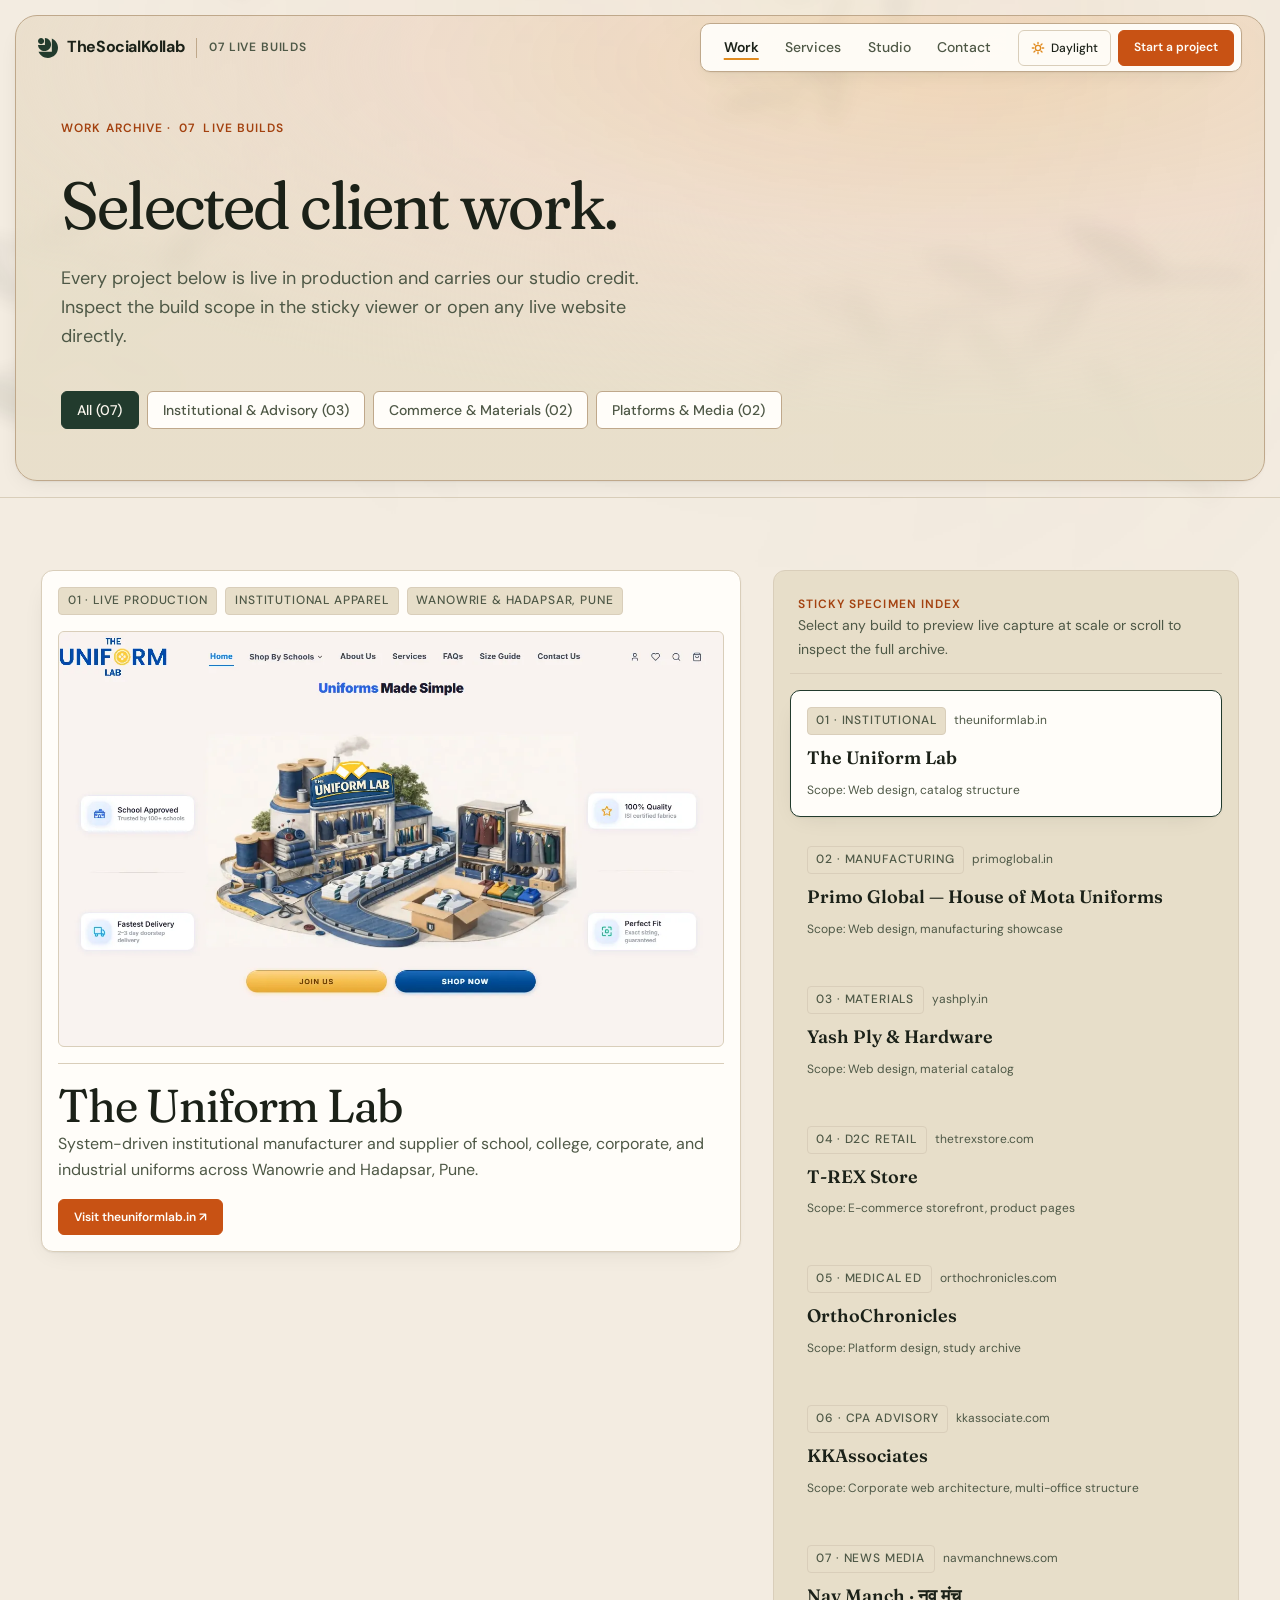
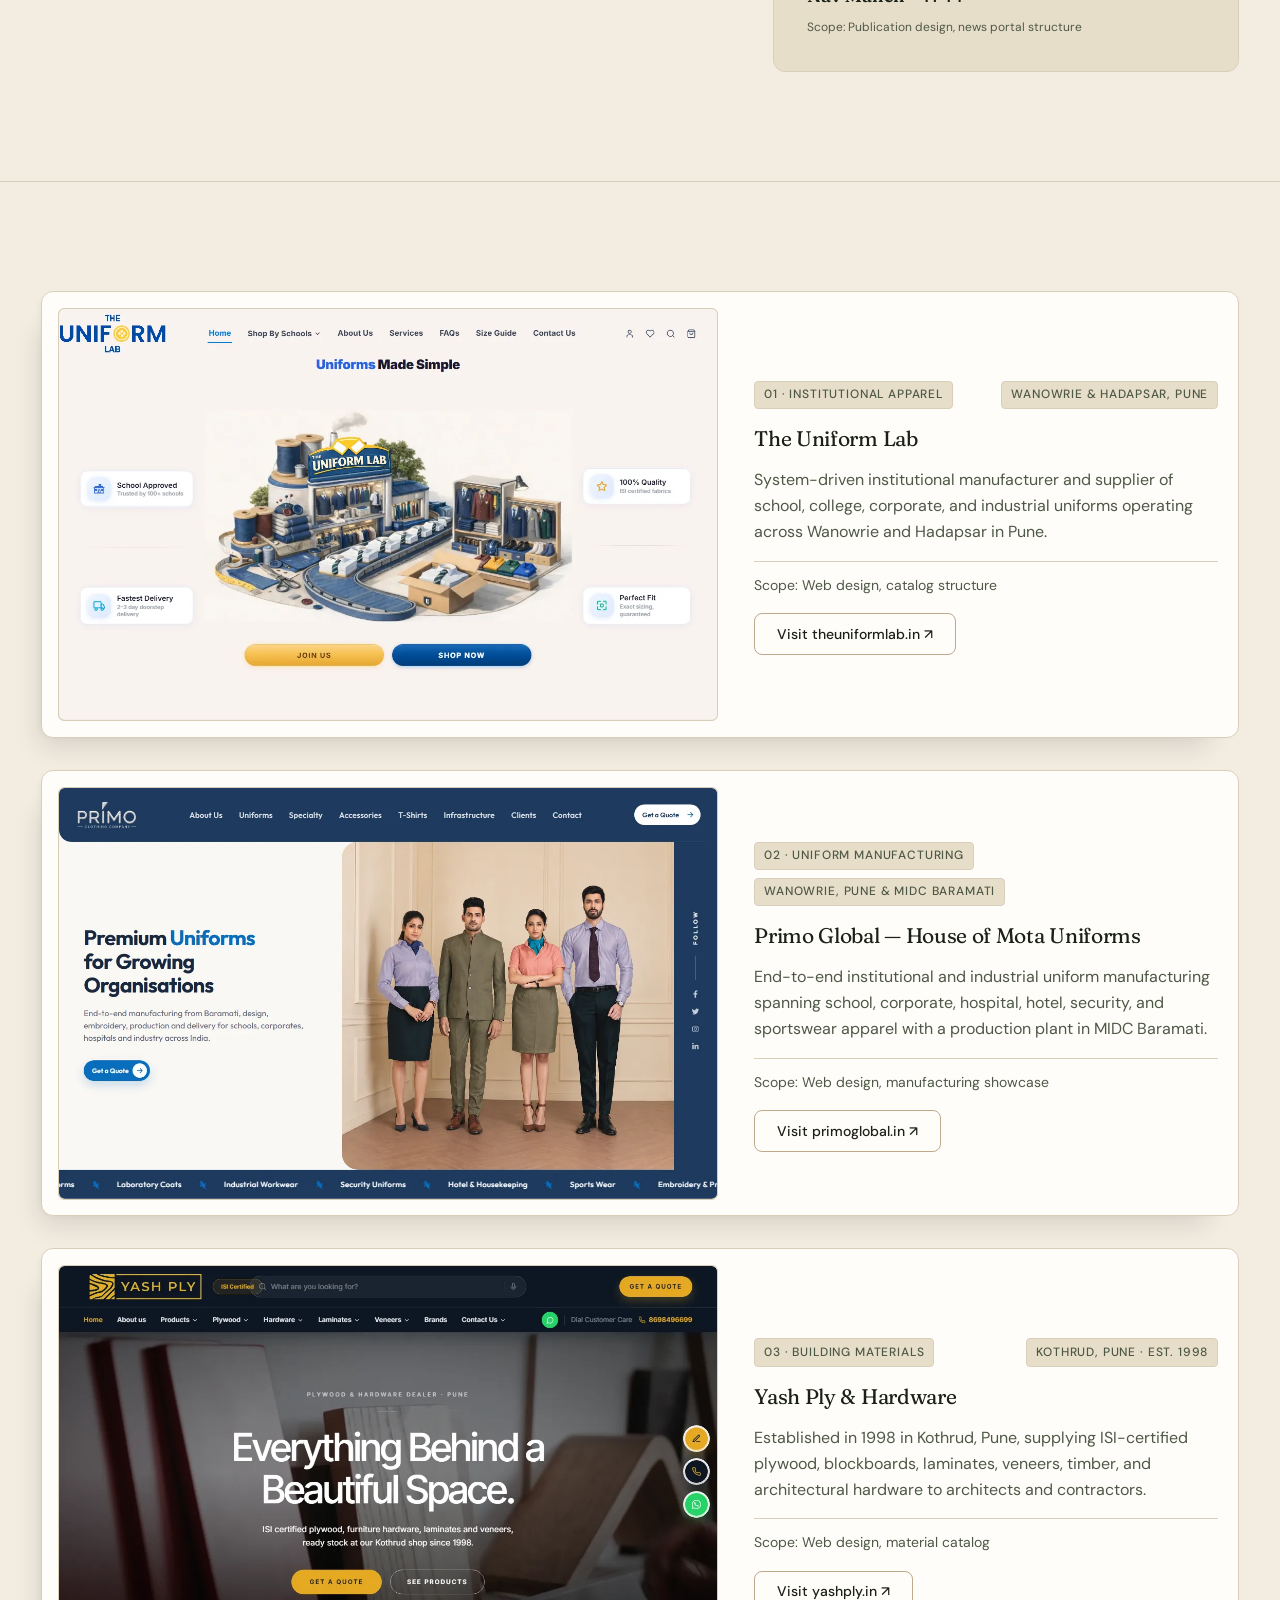
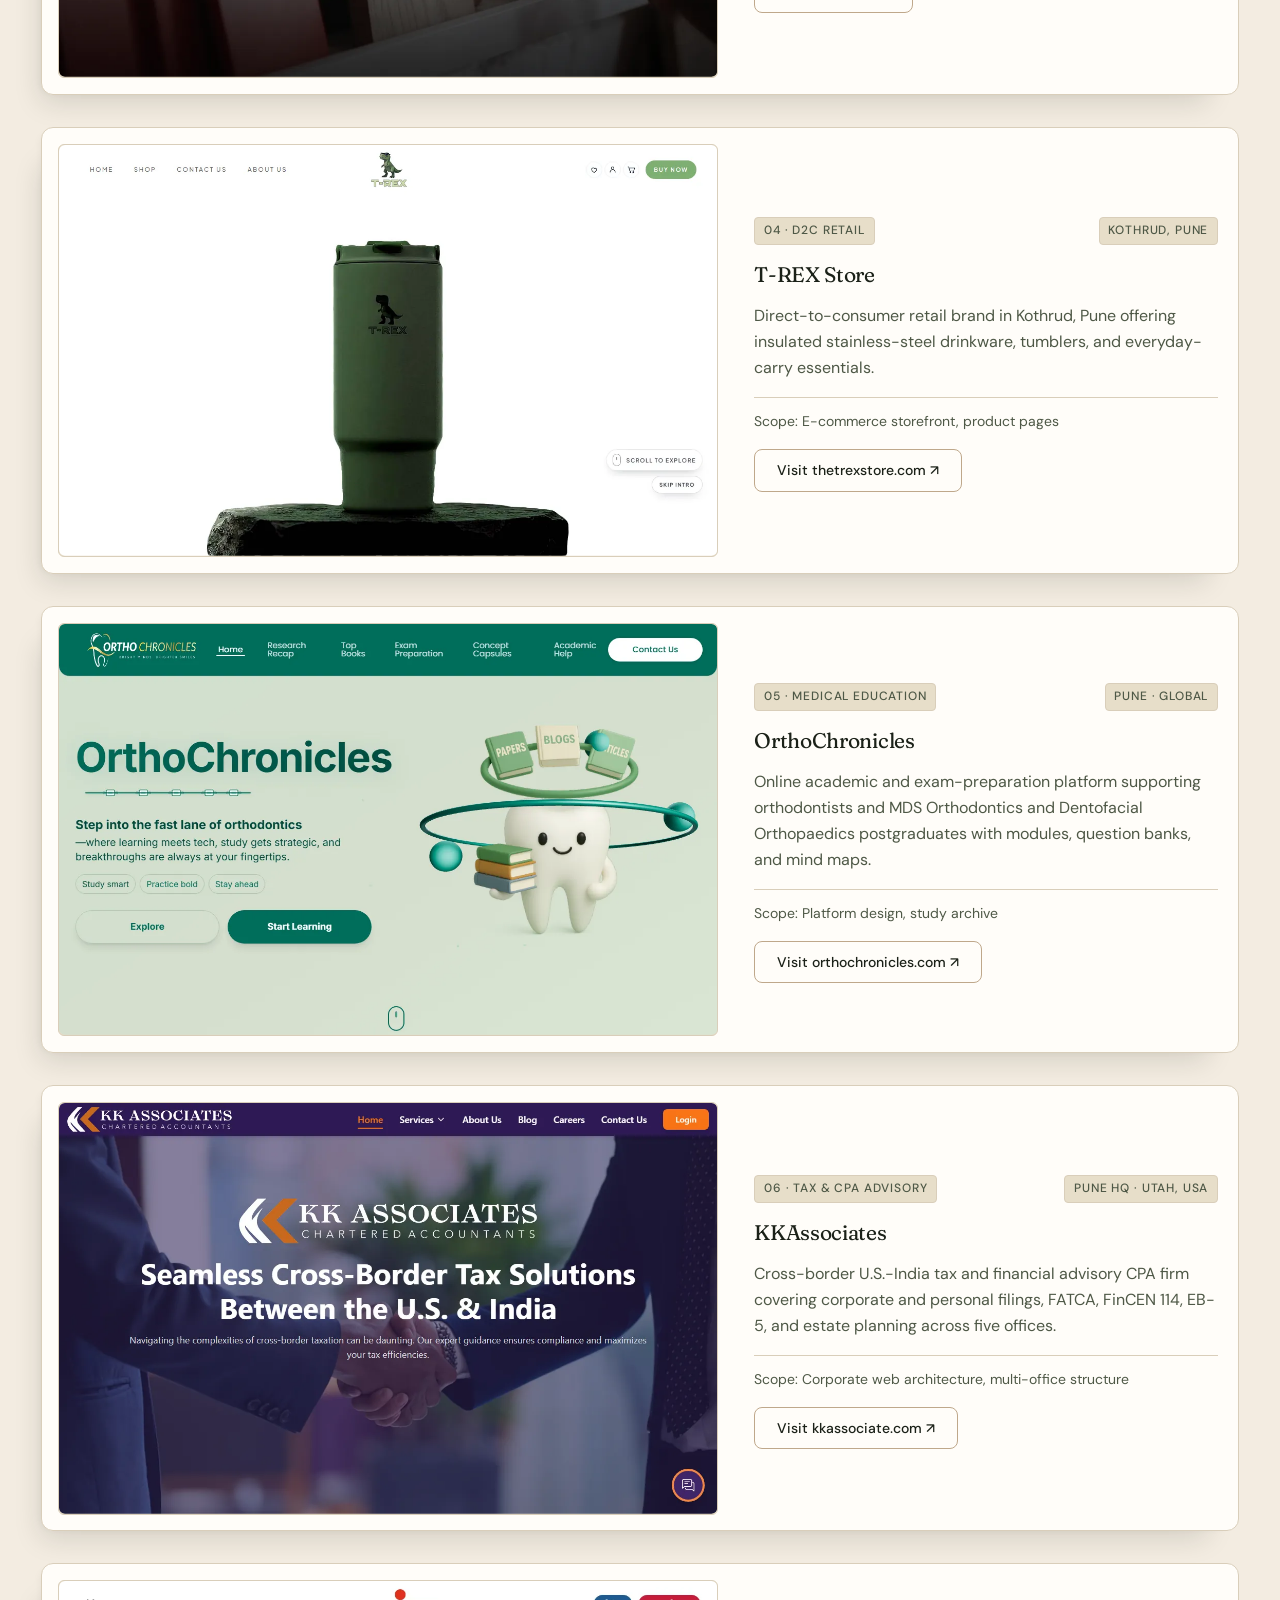
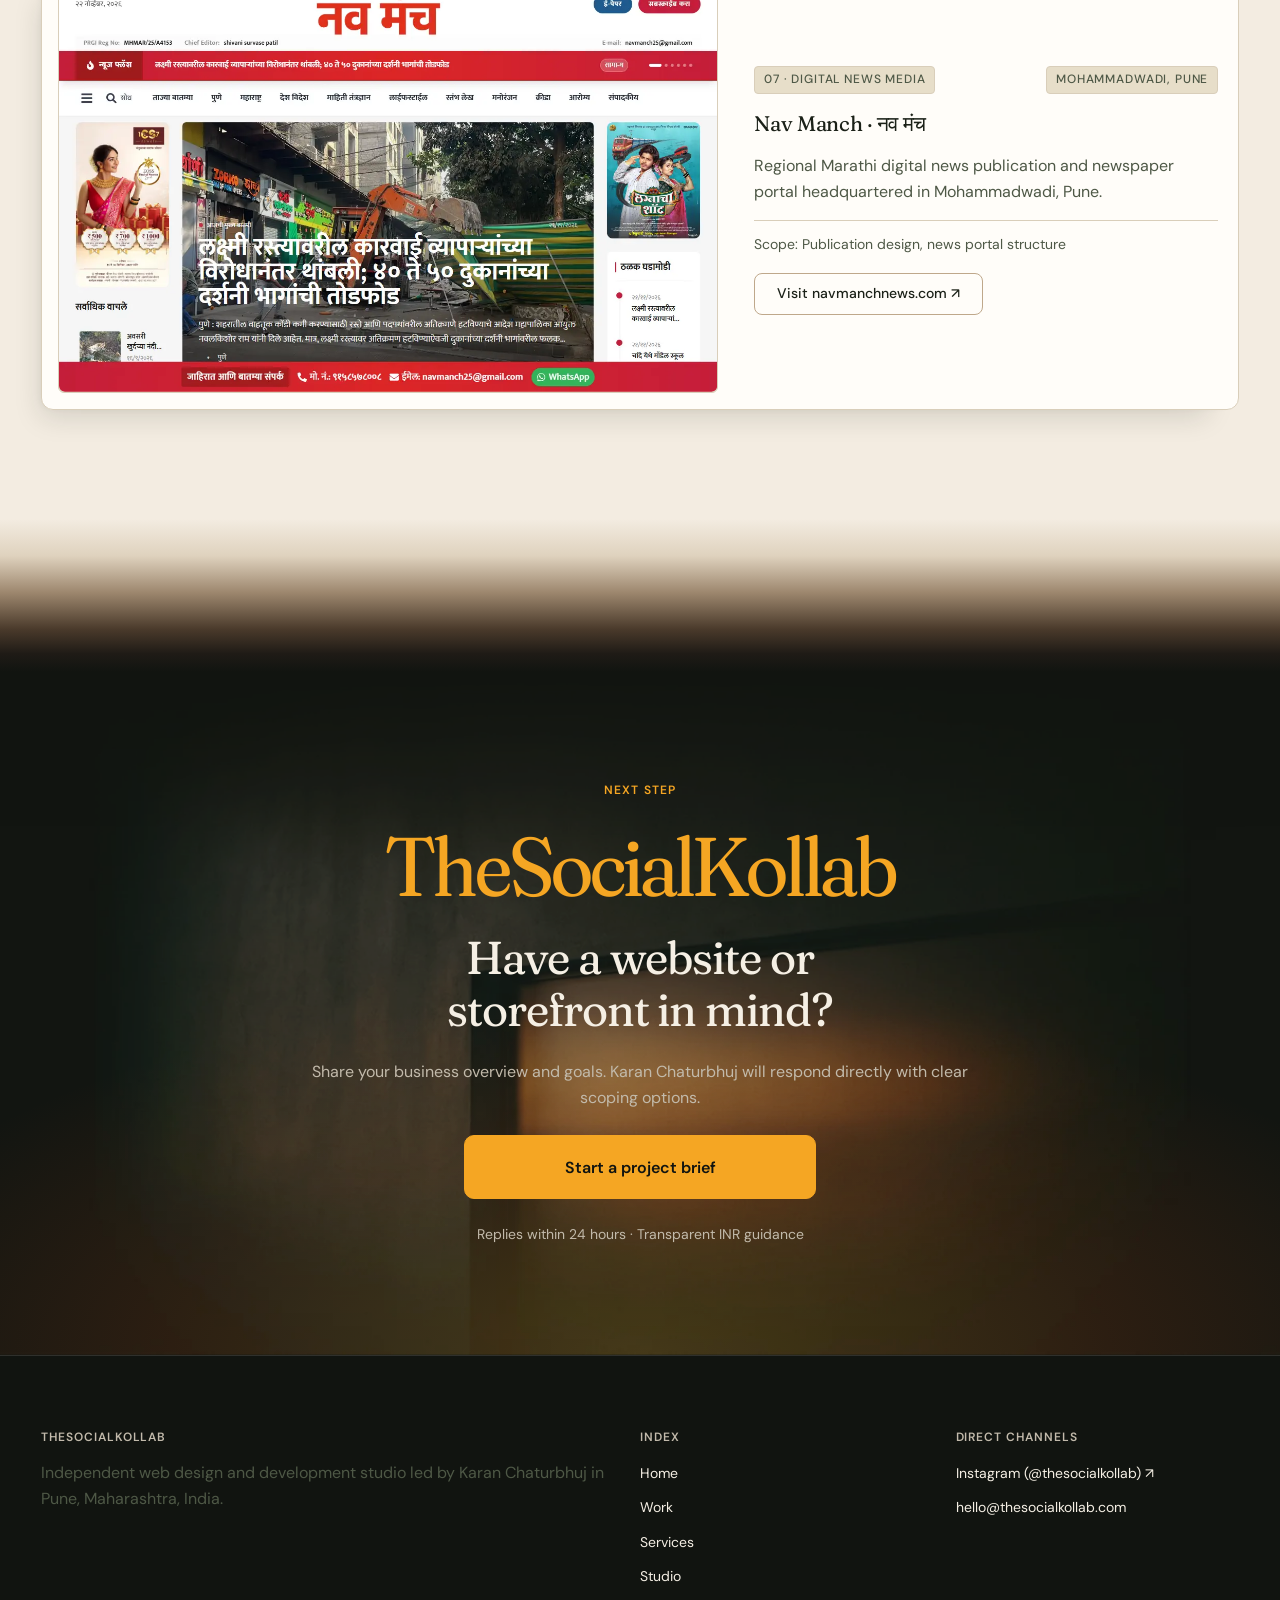
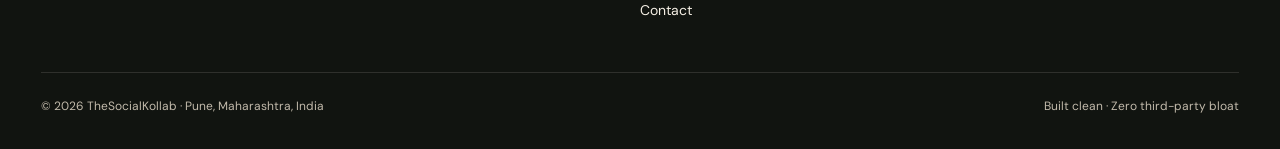
<file: work.html>
<!DOCTYPE html>
<html lang="en">
<head>
  <meta charset="UTF-8">
  <meta name="viewport" content="width=device-width, initial-scale=1.0">
  <link rel="preconnect" href="https://fonts.googleapis.com">
  <link rel="preconnect" href="https://fonts.gstatic.com" crossorigin>
  <title>Selected Work | TheSocialKollab — Pune</title>
  <meta name="description" content="Seven live websites designed and developed by TheSocialKollab across institutional apparel, building materials, D2C retail, medical education, CPA advisory, and regional news.">
  <link rel="canonical" href="https://thesocialkollab.com/work.html">
  <meta name="referrer" content="strict-origin-when-cross-origin">
  <meta name="theme-color" content="#F3ECE1">
  <script src="scripts/theme-init.js?v=5"></script>
  <meta property="og:site_name" content="TheSocialKollab">
  <meta property="og:title" content="Selected Work | TheSocialKollab">
  <meta property="og:description" content="Direct links and project archive for seven verified websites designed and built by TheSocialKollab.">
  <meta property="og:type" content="website">
  <meta property="og:url" content="https://thesocialkollab.com/work.html">
  <link href="https://fonts.googleapis.com/css2?family=DM+Sans:ital,opsz,wght@0,9..40,400..700;1,9..40,400..600&family=Fraunces:ital,opsz,wght,SOFT,WONK@0,9..144,300..600,50,0;1,9..144,300..500,50,0&display=swap" rel="stylesheet" referrerpolicy="no-referrer">
  <link rel="icon" type="image/svg+xml" href="assets/brand/favicon.svg">
  <link rel="stylesheet" href="styles/main.css?v=10">
  <script type="module" src="scripts/main.js?v=9"></script>
  <script type="module" src="scripts/work-preview.js?v=5"></script>
</head>
<body>
  <a class="skip-link" href="#main-content">Skip to main content</a>
  <canvas id="solis-shadow-canvas" class="solis-canvas solis-canvas-sub" aria-hidden="true"></canvas>

  <header class="site-header">
    <div class="header-inner">
      <div class="brand-cluster">
        <a href="index.html" class="brand-wordmark">
          <svg class="brand-mark" viewBox="0 0 22 22" fill="currentColor" aria-hidden="true">
            <path d="M15.23 0.56V15.23H0.56C2.28 19.2 6.23 22 10.84 22C17 22 22 17 22 10.83C22 6.23 19.22 2.27 15.23 0.56Z"></path>
            <path d="M7.61 0.02V7.61H0.02C0.23 11.39 3.36 14.38 7.19 14.38C11.02 14.38 14.38 11.17 14.38 7.19C14.38 3.22 11.39 0.24 7.61 0.02Z"></path>
            <path d="M3.38 6.77C5.25 6.77 6.77 5.25 6.77 3.38C6.77 1.52 5.25 0 3.38 0C1.52 0 0 1.52 0 3.38C0 5.25 1.52 6.77 3.38 6.77Z"></path>
          </svg>
          <span>TheSocialKollab</span>
        </a>
        <span class="chapter-pill" id="chapter-pill">07 Live Builds</span>
      </div>

      <div class="header-island">
        <nav class="header-nav" aria-label="Primary Navigation">
          <ul class="nav-list">
            <li><a href="work.html" class="nav-link" aria-current="page">Work</a></li>
            <li><a href="services.html" class="nav-link">Services</a></li>
            <li><a href="collective.html" class="nav-link">Studio</a></li>
            <li><a href="contact.html" class="nav-link">Contact</a></li>
          </ul>
        </nav>
        <div class="header-actions">
          <button type="button" class="theme-toggle" id="theme-toggle" aria-pressed="false" aria-label="Switch to Amber Dusk mode">
            <svg class="theme-icon theme-icon-sun" width="14" height="14" viewBox="0 0 16 16" fill="none" aria-hidden="true">
              <circle cx="8" cy="8" r="3" stroke="currentColor" stroke-width="1.5"></circle>
              <path d="M8 1.5v1.75M8 12.75v1.75M1.5 8h1.75M12.75 8h1.75M3.4 3.4l1.24 1.24M11.36 11.36l1.24 1.24M12.6 3.4l-1.24 1.24M4.64 11.36L3.4 12.6" stroke="currentColor" stroke-width="1.5" stroke-linecap="round"></path>
            </svg>
            <svg class="theme-icon theme-icon-moon" width="14" height="14" viewBox="0 0 16 16" fill="none" aria-hidden="true">
              <path d="M13.5 9.8A5.75 5.75 0 0 1 6.2 2.5a5.75 5.75 0 1 0 7.3 7.3Z" stroke="currentColor" stroke-width="1.5" stroke-linejoin="round"></path>
            </svg>
            <span class="theme-toggle-label" id="theme-toggle-label">Daylight</span>
          </button>
          <a href="contact.html" class="btn btn-primary btn-sm header-desktop-cta">Start a project</a>
          <button type="button" class="menu-toggle" id="menu-toggle" aria-expanded="false" aria-controls="mobile-drawer">Menu</button>
        </div>
      </div>
    </div>
  </header>

  <div class="mobile-drawer" id="mobile-drawer" hidden>
    <nav aria-label="Mobile Navigation">
      <ul class="mobile-nav-list">
        <li><a href="index.html" class="mobile-nav-link">Home</a></li>
        <li><a href="work.html" class="mobile-nav-link" aria-current="page">Work</a></li>
        <li><a href="services.html" class="mobile-nav-link">Services</a></li>
        <li><a href="collective.html" class="mobile-nav-link">Studio</a></li>
        <li><a href="contact.html" class="mobile-nav-link">Contact</a></li>
      </ul>
    </nav>
    <div class="mobile-drawer-footer">
      <a href="contact.html" class="btn btn-primary">Start a project</a>
      <a href="https://www.instagram.com/thesocialkollab/" target="_blank" rel="noopener noreferrer" class="ext-link">@thesocialkollab on Instagram ↗</a>
    </div>
  </div>

  <main id="main-content">
    <section class="section-hero section-hero-sub" data-index-title="07 Live Builds">
      <div class="hero-window">
        <div class="container">
          <div class="hero-intro">
            <p class="eyebrow-pill" aria-live="polite">Work Archive · <span class="tabular" id="work-visible-count">07</span> Live Builds</p>
            <h1 class="display-h1">Selected client work.</h1>
            <p class="lead">
              Every project below is live in production and carries our studio credit. Inspect the build scope in the sticky viewer or open any live website directly.
            </p>

            <div class="filter-bar" role="group" aria-label="Filter projects by category">
              <button type="button" class="filter-tab" data-filter-btn="all" aria-pressed="true">All (07)</button>
              <button type="button" class="filter-tab" data-filter-btn="institutional" aria-pressed="false">Institutional &amp; Advisory (03)</button>
              <button type="button" class="filter-tab" data-filter-btn="commerce" aria-pressed="false">Commerce &amp; Materials (02)</button>
              <button type="button" class="filter-tab" data-filter-btn="platforms" aria-pressed="false">Platforms &amp; Media (02)</button>
            </div>
          </div>
        </div>
      </div>
    </section>

    <section class="work-spotlight-band" id="spotlight" data-index-title="Spotlight">
      <div class="container work-spotlight">
        <div class="spotlight-sticky">
          <div class="spotlight-stage">
            <div class="spotlight-head">
              <span class="meta-tag tabular" id="spotlight-index">01 · LIVE PRODUCTION</span>
              <span class="meta-tag" id="spotlight-sector">Institutional Apparel</span>
              <span class="meta-tag" id="spotlight-location">Wanowrie &amp; Hadapsar, Pune</span>
            </div>
            <div class="specimen-frame is-depth-target" id="spotlight-media">
              <img id="spotlight-img-prev" class="stage-img-prev" src="assets/specimens/uniform-lab.webp" alt="" width="1280" height="800" aria-hidden="true">
              <img id="spotlight-img" class="stage-img-current" src="assets/specimens/uniform-lab.webp" alt="The Uniform Lab live website screenshot" width="1280" height="800">
            </div>
            <div class="spotlight-foot">
              <div>
                <h2 class="display-h2" id="spotlight-title">The Uniform Lab</h2>
                <p class="prose" id="spotlight-summary">System-driven institutional manufacturer and supplier of school, college, corporate, and industrial uniforms across Wanowrie and Hadapsar, Pune.</p>
              </div>
              <a id="spotlight-link" href="https://theuniformlab.in" target="_blank" rel="noopener noreferrer" class="btn btn-primary btn-sm">Visit theuniformlab.in ↗</a>
            </div>
          </div>
        </div>

        <aside class="spotlight-rail" aria-label="Verified live project switcher">
          <div class="spotlight-rail-head">
            <p class="eyebrow">Sticky Specimen Index</p>
            <p class="rail-caption">Select any build to preview live capture at scale or scroll to inspect the full archive.</p>
          </div>
          <div class="spotlight-list" role="group" aria-label="Switch preview website">
            <button type="button" class="spotlight-item" data-spotlight-btn="the-uniform-lab" data-category="institutional" aria-pressed="true">
              <span class="spotlight-item-top"><span class="meta-tag tabular">01 · Institutional</span><span class="spotlight-item-domain">theuniformlab.in</span></span>
              <span class="spotlight-item-name">The Uniform Lab</span>
              <span class="spotlight-item-scope">Scope: Web design, catalog structure</span>
            </button>
            <button type="button" class="spotlight-item" data-spotlight-btn="primo-global" data-category="institutional" aria-pressed="false">
              <span class="spotlight-item-top"><span class="meta-tag tabular">02 · Manufacturing</span><span class="spotlight-item-domain">primoglobal.in</span></span>
              <span class="spotlight-item-name">Primo Global — House of Mota Uniforms</span>
              <span class="spotlight-item-scope">Scope: Web design, manufacturing showcase</span>
            </button>
            <button type="button" class="spotlight-item" data-spotlight-btn="yash-ply" data-category="commerce" aria-pressed="false">
              <span class="spotlight-item-top"><span class="meta-tag tabular">03 · Materials</span><span class="spotlight-item-domain">yashply.in</span></span>
              <span class="spotlight-item-name">Yash Ply &amp; Hardware</span>
              <span class="spotlight-item-scope">Scope: Web design, material catalog</span>
            </button>
            <button type="button" class="spotlight-item" data-spotlight-btn="trex-store" data-category="commerce" aria-pressed="false">
              <span class="spotlight-item-top"><span class="meta-tag tabular">04 · D2C Retail</span><span class="spotlight-item-domain">thetrexstore.com</span></span>
              <span class="spotlight-item-name">T-REX Store</span>
              <span class="spotlight-item-scope">Scope: E-commerce storefront, product pages</span>
            </button>
            <button type="button" class="spotlight-item" data-spotlight-btn="orthochronicles" data-category="platforms" aria-pressed="false">
              <span class="spotlight-item-top"><span class="meta-tag tabular">05 · Medical Ed</span><span class="spotlight-item-domain">orthochronicles.com</span></span>
              <span class="spotlight-item-name">OrthoChronicles</span>
              <span class="spotlight-item-scope">Scope: Platform design, study archive</span>
            </button>
            <button type="button" class="spotlight-item" data-spotlight-btn="kkassociates" data-category="institutional" aria-pressed="false">
              <span class="spotlight-item-top"><span class="meta-tag tabular">06 · CPA Advisory</span><span class="spotlight-item-domain">kkassociate.com</span></span>
              <span class="spotlight-item-name">KKAssociates</span>
              <span class="spotlight-item-scope">Scope: Corporate web architecture, multi-office structure</span>
            </button>
            <button type="button" class="spotlight-item" data-spotlight-btn="nav-manch" data-category="platforms" aria-pressed="false">
              <span class="spotlight-item-top"><span class="meta-tag tabular">07 · News Media</span><span class="spotlight-item-domain">navmanchnews.com</span></span>
              <span class="spotlight-item-name">Nav Manch · नव मंच</span>
              <span class="spotlight-item-scope">Scope: Publication design, news portal structure</span>
            </button>
          </div>
        </aside>
      </div>
    </section>

    <section class="section-band" data-index-title="Archive">
      <div class="container archive-list">
        <article class="archive-entry" id="the-uniform-lab" data-project-card data-category="institutional" data-reveal>
          <figure class="specimen-frame is-depth-target">
            <img src="assets/specimens/uniform-lab.webp" alt="The Uniform Lab live website screenshot" width="1280" height="800">
          </figure>
          <div class="archive-content">
            <div class="archive-meta">
              <span class="meta-tag tabular">01 · Institutional Apparel</span>
              <span class="meta-tag">Wanowrie &amp; Hadapsar, Pune</span>
            </div>
            <h2 class="display-h2">The Uniform Lab</h2>
            <p class="prose">
              System-driven institutional manufacturer and supplier of school, college, corporate, and industrial uniforms operating across Wanowrie and Hadapsar in Pune.
            </p>
            <p class="archive-scope">Scope: Web design, catalog structure</p>
            <a href="https://theuniformlab.in" target="_blank" rel="noopener noreferrer" class="btn btn-secondary">Visit theuniformlab.in ↗</a>
          </div>
        </article>

        <article class="archive-entry" id="primo-global" data-project-card data-category="institutional" data-reveal>
          <figure class="specimen-frame is-depth-target">
            <img src="assets/specimens/primo-global.webp" alt="Primo Global House of Mota Uniforms live website screenshot" width="1280" height="800" loading="lazy">
          </figure>
          <div class="archive-content">
            <div class="archive-meta">
              <span class="meta-tag tabular">02 · Uniform Manufacturing</span>
              <span class="meta-tag">Wanowrie, Pune &amp; MIDC Baramati</span>
            </div>
            <h2 class="display-h2">Primo Global — House of Mota Uniforms</h2>
            <p class="prose">
              End-to-end institutional and industrial uniform manufacturing spanning school, corporate, hospital, hotel, security, and sportswear apparel with a production plant in MIDC Baramati.
            </p>
            <p class="archive-scope">Scope: Web design, manufacturing showcase</p>
            <a href="https://primoglobal.in" target="_blank" rel="noopener noreferrer" class="btn btn-secondary">Visit primoglobal.in ↗</a>
          </div>
        </article>

        <article class="archive-entry" id="yash-ply" data-project-card data-category="commerce" data-reveal>
          <figure class="specimen-frame is-depth-target">
            <img src="assets/specimens/yash-ply.webp" alt="Yash Ply and Hardware material catalog live website screenshot" width="1280" height="800" loading="lazy">
          </figure>
          <div class="archive-content">
            <div class="archive-meta">
              <span class="meta-tag tabular">03 · Building Materials</span>
              <span class="meta-tag">Kothrud, Pune · Est. 1998</span>
            </div>
            <h2 class="display-h2">Yash Ply &amp; Hardware</h2>
            <p class="prose">
              Established in 1998 in Kothrud, Pune, supplying ISI-certified plywood, blockboards, laminates, veneers, timber, and architectural hardware to architects and contractors.
            </p>
            <p class="archive-scope">Scope: Web design, material catalog</p>
            <a href="https://yashply.in" target="_blank" rel="noopener noreferrer" class="btn btn-secondary">Visit yashply.in ↗</a>
          </div>
        </article>

        <article class="archive-entry" id="trex-store" data-project-card data-category="commerce" data-reveal>
          <figure class="specimen-frame is-depth-target">
            <img src="assets/specimens/trex-store.webp" alt="T-REX Store D2C drinkware storefront live website screenshot" width="1280" height="800" loading="lazy">
          </figure>
          <div class="archive-content">
            <div class="archive-meta">
              <span class="meta-tag tabular">04 · D2C Retail</span>
              <span class="meta-tag">Kothrud, Pune</span>
            </div>
            <h2 class="display-h2">T-REX Store</h2>
            <p class="prose">
              Direct-to-consumer retail brand in Kothrud, Pune offering insulated stainless-steel drinkware, tumblers, and everyday-carry essentials.
            </p>
            <p class="archive-scope">Scope: E-commerce storefront, product pages</p>
            <a href="https://thetrexstore.com" target="_blank" rel="noopener noreferrer" class="btn btn-secondary">Visit thetrexstore.com ↗</a>
          </div>
        </article>

        <article class="archive-entry" id="orthochronicles" data-project-card data-category="platforms" data-reveal>
          <figure class="specimen-frame is-depth-target">
            <img src="assets/specimens/orthochronicles.webp" alt="OrthoChronicles academic study portal live website screenshot" width="1280" height="800" loading="lazy">
          </figure>
          <div class="archive-content">
            <div class="archive-meta">
              <span class="meta-tag tabular">05 · Medical Education</span>
              <span class="meta-tag">Pune · Global</span>
            </div>
            <h2 class="display-h2">OrthoChronicles</h2>
            <p class="prose">
              Online academic and exam-preparation platform supporting orthodontists and MDS Orthodontics and Dentofacial Orthopaedics postgraduates with modules, question banks, and mind maps.
            </p>
            <p class="archive-scope">Scope: Platform design, study archive</p>
            <a href="https://orthochronicles.com" target="_blank" rel="noopener noreferrer" class="btn btn-secondary">Visit orthochronicles.com ↗</a>
          </div>
        </article>

        <article class="archive-entry" id="kkassociates" data-project-card data-category="institutional" data-reveal>
          <figure class="specimen-frame is-depth-target">
            <img src="assets/specimens/kkassociates.webp" alt="KKAssociates cross-border CPA live website screenshot" width="1280" height="800" loading="lazy">
          </figure>
          <div class="archive-content">
            <div class="archive-meta">
              <span class="meta-tag tabular">06 · Tax &amp; CPA Advisory</span>
              <span class="meta-tag">Pune HQ · Utah, USA</span>
            </div>
            <h2 class="display-h2">KKAssociates</h2>
            <p class="prose">
              Cross-border U.S.-India tax and financial advisory CPA firm covering corporate and personal filings, FATCA, FinCEN 114, EB-5, and estate planning across five offices.
            </p>
            <p class="archive-scope">Scope: Corporate web architecture, multi-office structure</p>
            <a href="https://kkassociate.com" target="_blank" rel="noopener noreferrer" class="btn btn-secondary">Visit kkassociate.com ↗</a>
          </div>
        </article>

        <article class="archive-entry" id="nav-manch" data-project-card data-category="platforms" data-reveal>
          <figure class="specimen-frame is-depth-target">
            <img src="assets/specimens/nav-manch.webp" alt="Nav Manch Marathi news portal live website screenshot" width="1280" height="800" loading="lazy">
          </figure>
          <div class="archive-content">
            <div class="archive-meta">
              <span class="meta-tag tabular">07 · Digital News Media</span>
              <span class="meta-tag">Mohammadwadi, Pune</span>
            </div>
            <h2 class="display-h2">Nav Manch · नव मंच</h2>
            <p class="prose">
              Regional Marathi digital news publication and newspaper portal headquartered in Mohammadwadi, Pune.
            </p>
            <p class="archive-scope">Scope: Publication design, news portal structure</p>
            <a href="https://navmanchnews.com" target="_blank" rel="noopener noreferrer" class="btn btn-secondary">Visit navmanchnews.com ↗</a>
          </div>
        </article>
      </div>
    </section>

    <div class="dusk-bridge" aria-hidden="true"></div>
    <div class="night-realm">
      <section class="prefooter-section" data-index-title="Start Brief">
        <img class="prefooter-photo" src="assets/atmosphere/prefooter-dusk.webp" alt="" width="1600" height="900" loading="lazy" aria-hidden="true">
        <div class="container prefooter-inner" data-reveal>
          <p class="eyebrow">Next Step</p>
          <p class="prefooter-wordmark" aria-hidden="true">TheSocialKollab</p>
          <h2 class="display-h2">Have a website or storefront in mind?</h2>
          <p class="prose">Share your business overview and goals. Karan Chaturbhuj will respond directly with clear scoping options.</p>
          <a href="contact.html" class="btn btn-amber-wide">Start a project brief</a>
          <p class="prefooter-sub">Replies within 24 hours · Transparent INR guidance</p>
        </div>
      </section>
    </div>
  </main>

  <footer class="site-footer">
    <div class="container">
      <div class="footer-grid">
        <div>
          <p class="footer-heading">TheSocialKollab</p>
          <p class="prose">Independent web design and development studio led by Karan Chaturbhuj in Pune, Maharashtra, India.</p>
        </div>
        <div>
          <p class="footer-heading">Index</p>
          <ul class="footer-list">
            <li><a href="index.html" class="footer-link">Home</a></li>
            <li><a href="work.html" class="footer-link">Work</a></li>
            <li><a href="services.html" class="footer-link">Services</a></li>
            <li><a href="collective.html" class="footer-link">Studio</a></li>
            <li><a href="contact.html" class="footer-link">Contact</a></li>
          </ul>
        </div>
        <div>
          <p class="footer-heading">Direct Channels</p>
          <ul class="footer-list">
            <li><a href="https://www.instagram.com/thesocialkollab/" target="_blank" rel="noopener noreferrer" class="footer-link">Instagram (@thesocialkollab) ↗</a></li>
            <li><a href="mailto:hello@thesocialkollab.com" class="footer-link">hello@thesocialkollab.com</a></li>
          </ul>
        </div>
      </div>
      <div class="footer-bottom">
        <span>© 2026 TheSocialKollab · Pune, Maharashtra, India</span>
        <span>Built clean · Zero third-party bloat</span>
      </div>
    </div>
  </footer>
</body>
</html>
</file>
<file: styles/main.css>
@layer reset, tokens, layout, components, utilities;
@import "./tokens.css?v=10" layer(tokens);
@import "./layout.css?v=9" layer(layout);
@import "./components.css?v=10" layer(components);

@view-transition { navigation: auto; }
@media (prefers-reduced-motion: reduce) { @view-transition { navigation: none; } }

::view-transition-old(root), ::view-transition-new(root) { animation-duration: var(--dur-theme); animation-timing-function: var(--ease-editorial); mix-blend-mode: normal; }
::view-transition-old(page-main) { animation: vt-out var(--dur-fast) var(--ease-editorial) both; }
::view-transition-new(page-main) { animation: vt-in var(--dur-base) var(--ease-editorial) both; }
@keyframes vt-out { from { opacity: 1; } to { opacity: 0; } }
@keyframes vt-in { from { opacity: 0; } to { opacity: 1; } }

:root.is-theme-transition .site-header,
:root.is-theme-transition main { view-transition-name: none; }
:root.is-theme-transition::view-transition-old(root) { animation: none; z-index: 1; }
:root.is-theme-transition::view-transition-new(root) { z-index: 2; animation: theme-radial 520ms var(--ease-curtain) both; }
@keyframes theme-radial {
  from { clip-path: circle(0px at var(--vt-x) var(--vt-y)); }
  to { clip-path: circle(150vmax at var(--vt-x) var(--vt-y)); }
}

@layer reset {
  *, *::before, *::after { box-sizing: border-box; }
  html, body, main { overflow-x: clip; }
  html { background: var(--color-bg); -webkit-text-size-adjust: 100%; scroll-behavior: smooth; }
  body {
    margin: 0; min-height: 100vh; min-height: 100dvh; display: flex; flex-direction: column;
    background: var(--color-bg); color: var(--color-text); font: 400 var(--text-base)/1.65 var(--font-sans);
    -webkit-font-smoothing: antialiased; text-rendering: optimizeLegibility;
    transition: var(--dur-theme) var(--ease-editorial); transition-property: background-color, color;
  }
  main { flex: 1; }
  ::selection { background: var(--color-accent); color: var(--color-on-accent); }
  h1, h2, h3, h4, p, ul, ol, figure, blockquote { margin: 0; }
  ul, ol { padding: 0; list-style: none; }
  img, svg { display: block; max-width: 100%; height: auto; }
  button, input, textarea, select { font: inherit; color: inherit; }
  a { color: inherit; text-decoration: none; }
}

@layer utilities {
  [hidden] { display: none; }
  :root.is-theme-transition *, :root.is-theme-transition *::before, :root.is-theme-transition *::after { transition-duration: 0ms; }
  @media (prefers-reduced-motion: reduce) {
    html { scroll-behavior: auto; }
    *, *::before, *::after { transition-duration: 0.01ms; animation-duration: 0.01ms; animation-iteration-count: 1; }
  }
}
</file>
